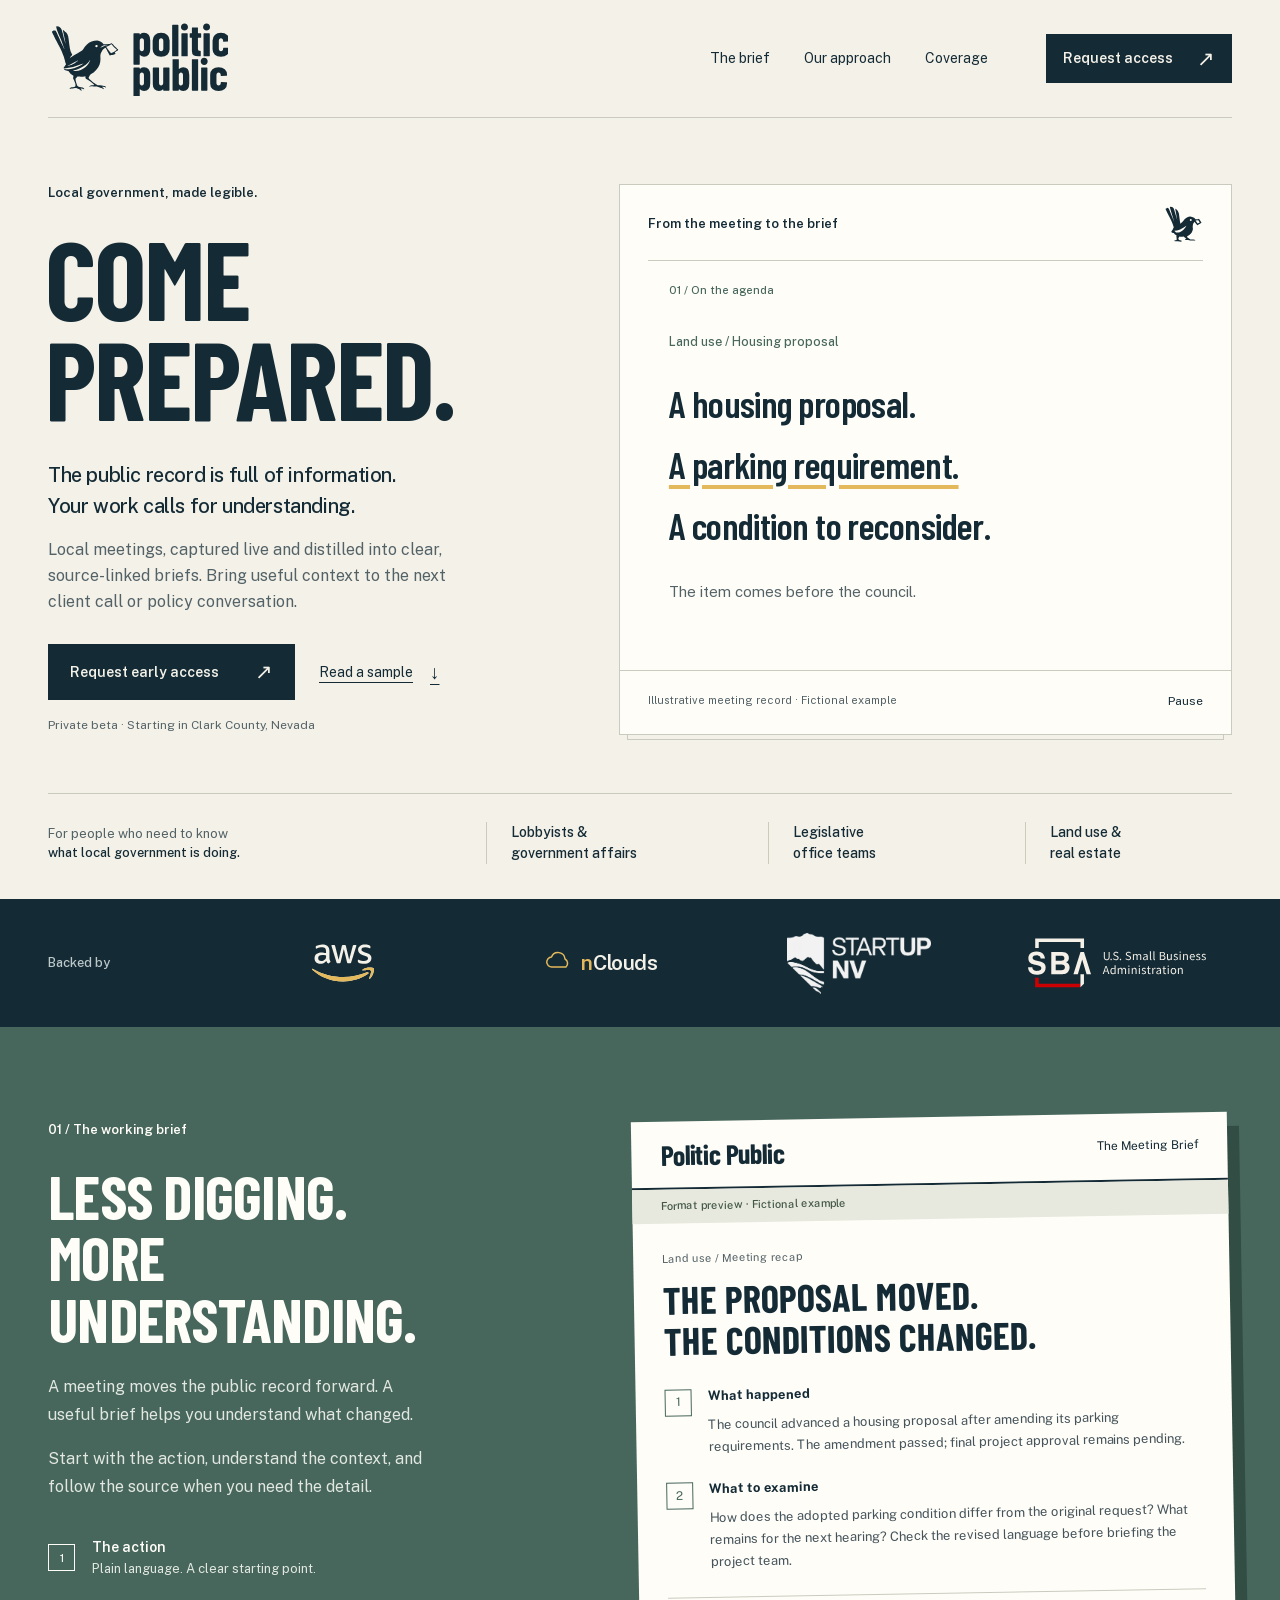
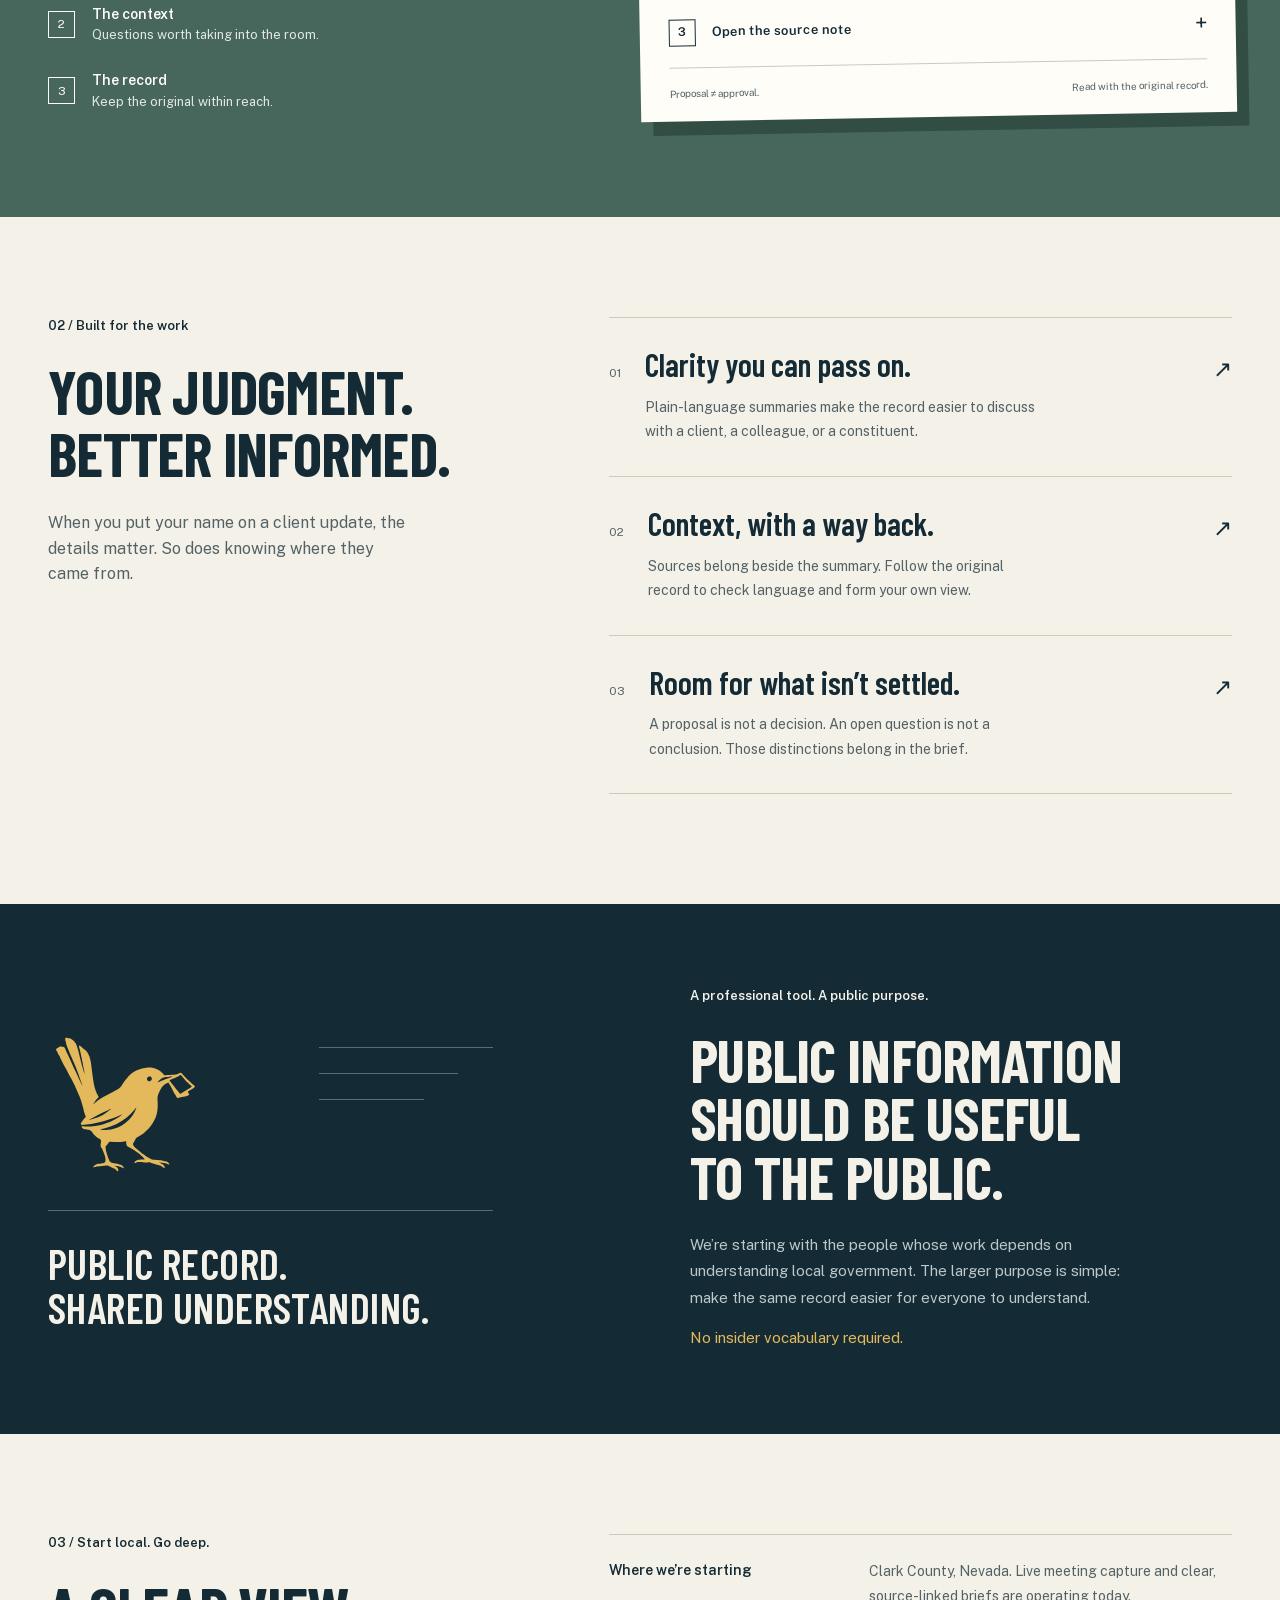
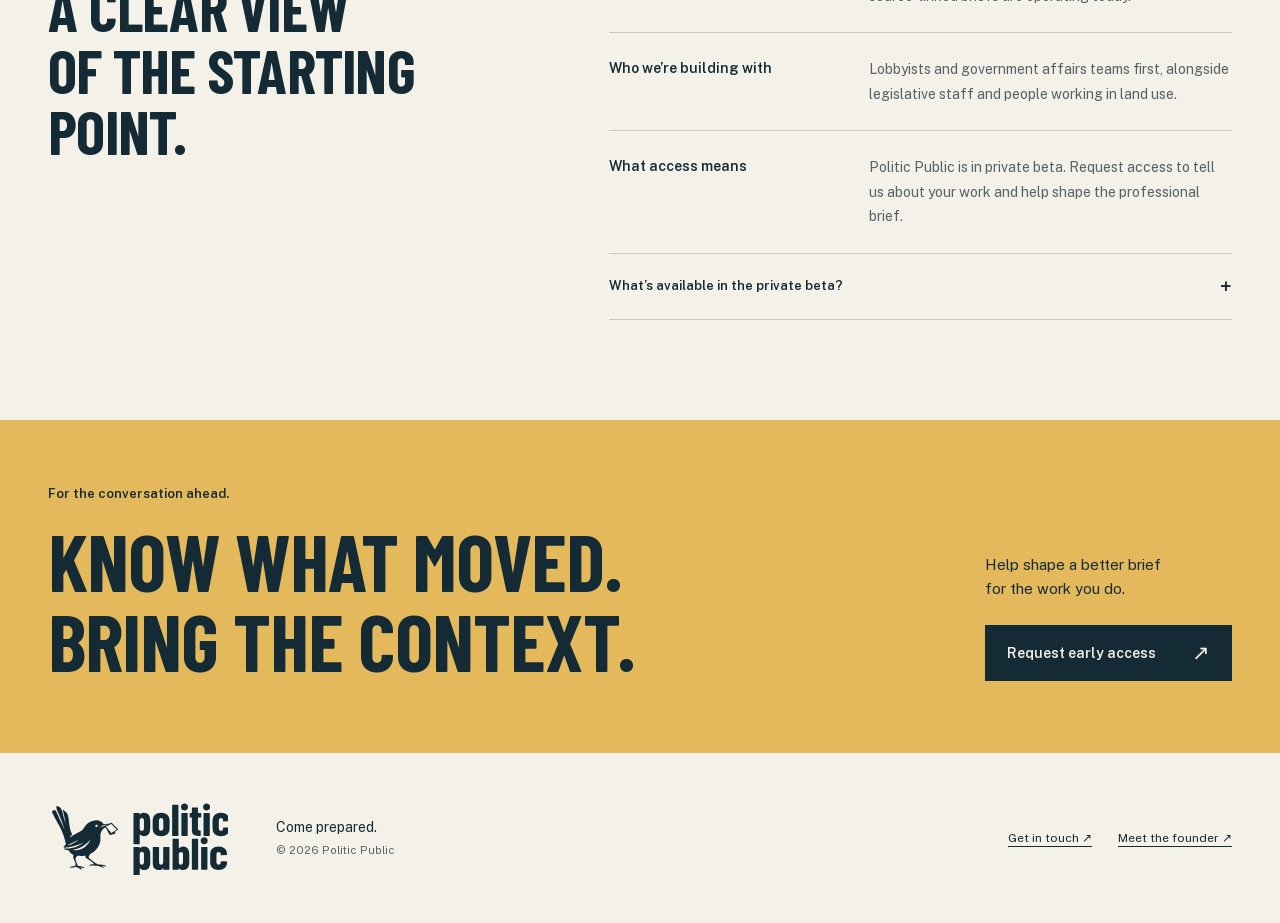
<file: index.html>
<!doctype html>
<html lang="en">
<head>
<meta charset="utf-8">
<meta name="viewport" content="width=device-width,initial-scale=1">
<meta name="theme-color" content="#142b36">
<title>Politic Public — Come prepared.</title>
<meta name="description" content="Local government, made legible. Clear, source-linked meeting briefs for lobbyists, government affairs teams, and the public. Explore the Politic Public private beta.">
<meta property="og:title" content="Politic Public — Come prepared.">
<meta property="og:description" content="Local government, made legible. Understand the proposal. Bring the context. Check the source.">
<meta property="og:type" content="website">
<meta property="og:image" content="https://politicpublic.com/assets/brand/social-card.png">
<meta name="twitter:card" content="summary_large_image">
<link rel="canonical" href="https://politicpublic.com/">
<link rel="icon" href="assets/brand/favicon-32.png" type="image/png" sizes="32x32">
<link rel="icon" href="assets/brand/favicon.ico" sizes="any">
<link rel="icon" href="assets/brand/favicon-16.png" type="image/png" sizes="16x16">
<link rel="icon" href="assets/brand/favicon.svg" type="image/svg+xml" sizes="any">
<link rel="apple-touch-icon" href="assets/brand/apple-touch-icon.png" sizes="180x180">
<link rel="preload" href="assets/fonts/barlow-condensed-latin-700.woff2" as="font" type="font/woff2" crossorigin>
<link rel="preload" href="assets/fonts/public-sans-latin-variable.woff2" as="font" type="font/woff2" crossorigin>
<link rel="stylesheet" href="assets/site.css">
<link rel="stylesheet" href="assets/montage.css">
<link rel="stylesheet" href="assets/record-motion.css">
<script src="assets/analytics.js" defer></script>
<script src="assets/record-motion.js" defer></script>
<script src="assets/site.js" defer></script>
</head>
<body>
<a class="skip-link" href="#main">Skip to content</a>
<header class="site-header wrap">
  <a class="brand" href="#" aria-label="Politic Public home"><img src="assets/brand/logo-ink.svg" width="180" height="74" alt="Politic Public"></a>
  <nav aria-label="Main navigation"><a href="#the-brief">The brief</a><a href="#our-approach">Our approach</a><a href="#coverage">Coverage</a></nav>
  <button class="button button-small" data-open-signup>Request access <span aria-hidden="true">↗</span></button>
</header>
<main id="main">
<section class="hero wrap" aria-labelledby="hero-title">
  <div class="hero-copy">
    <p class="eyebrow">Local government, made legible.</p>
    <h1 id="hero-title">Come<br><span>prepared.</span></h1>
    <p class="hero-description">The public record is full of information.<br class="desktop-break"> Your work calls for understanding.</p>
    <p class="hero-detail">Local meetings, captured live and distilled into clear, source-linked briefs. Bring useful context to the next client call or policy conversation.</p>
    <div class="hero-actions"><button class="button" data-open-signup>Request early access <span aria-hidden="true">↗</span></button><a class="text-link" href="#the-brief">Read a sample <span aria-hidden="true">↓</span></a></div>
    <p class="quiet-note">Private beta · Starting in Clark County, Nevada</p>
  </div>
  <figure class="chamber chamber-editorial" aria-label="Illustrative meeting record: a housing proposal leads to a parking amendment, a seven-to-two vote with one abstention, and a brief explaining that final project approval remains pending.">
    <div class="chamber-heading"><span>From the meeting to the brief</span><img src="assets/brand/mark-small.svg" width="39" height="39" alt=""></div>
    <div class="montage-frame"><div id="heroMontage" data-treatment="editorial" aria-hidden="true"></div><noscript><div class="motion-fallback">Parking condition amended.<br>Final project approval remains pending.</div></noscript></div>
    <figcaption><span>Illustrative meeting record<span class="caption-detail"> · Fictional example</span></span><button id="motion-toggle" type="button" aria-pressed="false"><span aria-hidden="true">Ⅱ</span> Pause</button></figcaption>
  </figure>
</section>
<div class="audience-strip wrap"><p>For people who need to know<br><strong>what local government is doing.</strong></p><span>Lobbyists &amp;<br>government affairs</span><span>Legislative<br>office teams</span><span>Land use &amp;<br>real estate</span></div>

<section class="backing-section" aria-label="Backed by">
  <div class="backing-inner wrap">
    <div class="backing-label">Backed by</div>
    <div class="backing-logos">
      <!-- AWS -->
      <a href="https://aws.amazon.com" class="backing-logo" target="_blank" rel="noopener noreferrer" aria-label="Amazon Web Services">
        <svg width="62" height="62" viewBox="0 0 24 24" fill="none" xmlns="http://www.w3.org/2000/svg" aria-hidden="true">
          <path d="M6.763 10.036c0 .296.032.535.088.71.064.176.144.368.256.576.04.063.056.127.056.183 0 .08-.048.16-.152.24l-.503.335a.383.383 0 0 1-.208.072c-.08 0-.16-.04-.239-.112a2.47 2.47 0 0 1-.287-.375 6.18 6.18 0 0 1-.248-.471c-.622.734-1.405 1.101-2.347 1.101-.67 0-1.205-.191-1.596-.574-.391-.384-.59-.894-.59-1.533 0-.678.239-1.23.726-1.644.487-.415 1.133-.623 1.955-.623.272 0 .551.024.846.064.296.04.6.104.918.176v-.583c0-.607-.127-1.03-.375-1.277-.255-.248-.686-.367-1.3-.367-.28 0-.568.031-.863.103-.295.072-.583.16-.862.272a2.287 2.287 0 0 1-.28.104.488.488 0 0 1-.127.023c-.112 0-.168-.08-.168-.247v-.391c0-.128.016-.224.056-.28a.597.597 0 0 1 .224-.167c.279-.144.614-.264 1.005-.36a4.84 4.84 0 0 1 1.246-.151c.95 0 1.644.216 2.091.647.439.43.662 1.085.662 1.963v2.586zm-3.24 1.214c.263 0 .534-.048.822-.144.287-.096.543-.271.758-.51.128-.152.224-.32.272-.512.047-.191.08-.423.08-.694v-.335a6.66 6.66 0 0 0-.735-.136 6.02 6.02 0 0 0-.75-.048c-.535 0-.926.104-1.19.32-.263.215-.39.518-.39.917 0 .375.095.655.295.846.191.2.47.296.838.296zm6.41.862c-.144 0-.24-.024-.304-.08-.064-.048-.12-.16-.168-.311L7.586 5.55a1.398 1.398 0 0 1-.072-.32c0-.128.064-.2.191-.2h.783c.151 0 .255.025.31.08.065.048.113.16.16.312l1.342 5.284 1.245-5.284c.04-.16.088-.264.151-.312a.549.549 0 0 1 .32-.08h.638c.152 0 .256.025.32.08.063.048.12.16.151.312l1.261 5.348 1.381-5.348c.048-.16.104-.264.16-.312a.52.52 0 0 1 .311-.08h.743c.127 0 .2.065.2.2 0 .04-.009.08-.017.128a1.137 1.137 0 0 1-.056.2l-1.923 6.17c-.048.16-.104.263-.168.311a.51.51 0 0 1-.303.08h-.687c-.151 0-.255-.024-.32-.08-.063-.056-.119-.16-.15-.32l-1.238-5.148-1.23 5.14c-.04.16-.087.264-.15.32-.065.056-.177.08-.32.08zm10.256.215c-.415 0-.83-.048-1.229-.143-.399-.096-.71-.2-.918-.32-.128-.071-.215-.151-.247-.223a.563.563 0 0 1-.048-.224v-.407c0-.167.064-.247.183-.247.048 0 .096.008.144.024.048.016.12.048.2.08.271.12.566.215.878.279.319.064.63.096.95.096.502 0 .894-.088 1.165-.264a.86.86 0 0 0 .415-.758.777.777 0 0 0-.215-.559c-.144-.151-.416-.287-.807-.415l-1.157-.36c-.583-.183-1.014-.454-1.277-.813a1.902 1.902 0 0 1-.4-1.158c0-.335.073-.63.216-.886.144-.255.335-.479.575-.654.24-.184.51-.32.83-.415.32-.096.655-.136 1.006-.136.175 0 .359.008.535.032.183.024.35.056.518.088.16.04.312.08.455.127.144.048.256.096.336.144a.69.69 0 0 1 .24.2.43.43 0 0 1 .071.263v.375c0 .168-.064.256-.184.256a.83.83 0 0 1-.303-.096 3.652 3.652 0 0 0-1.532-.311c-.455 0-.815.071-1.062.223-.248.152-.375.383-.375.71 0 .224.08.416.24.567.159.152.454.304.877.44l1.134.358c.574.184.99.44 1.237.767.247.327.367.702.367 1.117 0 .343-.072.655-.207.926-.144.272-.336.511-.583.703-.248.2-.543.343-.886.447-.36.111-.734.167-1.142.167zM21.698 16.207c-2.626 1.94-6.442 2.969-9.722 2.969-4.598 0-8.74-1.7-11.87-4.526-.247-.223-.024-.527.272-.351 3.384 1.963 7.559 3.153 11.877 3.153 2.914 0 6.114-.607 9.06-1.852.439-.2.814.287.383.607zM22.792 14.961c-.336-.43-2.22-.207-3.074-.103-.255.032-.295-.192-.063-.36 1.5-1.053 3.967-.75 4.254-.399.287.36-.08 2.826-1.485 4.007-.215.184-.423.088-.327-.151.32-.79 1.03-2.57.695-2.994z" fill="var(--paper)"/>
          <path d="M21.698 16.207c-2.626 1.94-6.442 2.969-9.722 2.969-4.598 0-8.74-1.7-11.87-4.526-.247-.223-.024-.527.272-.351 3.384 1.963 7.559 3.153 11.877 3.153 2.914 0 6.114-.607 9.06-1.852.439-.2.814.287.383.607zM22.792 14.961c-.336-.43-2.22-.207-3.074-.103-.255.032-.295-.192-.063-.36 1.5-1.053 3.967-.75 4.254-.399.287.36-.08 2.826-1.485 4.007-.215.184-.423.088-.327-.151.32-.79 1.03-2.57.695-2.994z" fill="var(--ochre)"/>
        </svg>
      </a>
      <!-- nClouds -->
      <a href="https://www.nclouds.com" class="backing-logo" target="_blank" rel="noopener noreferrer" aria-label="nClouds">
        <svg width="28" height="28" viewBox="0 0 28 28" aria-hidden="true" fill="none" xmlns="http://www.w3.org/2000/svg">
          <path d="M22 18H8a5 5 0 0 1-.5-10A7 7 0 0 1 21 10a5 5 0 0 1 1 8z" stroke="var(--ochre)" stroke-width="1.5" fill="none" stroke-linecap="round" stroke-linejoin="round"/>
        </svg>
        <span class="backing-logo-name"><span>n</span>Clouds</span>
      </a>
      <!-- StartupNV -->
      <a href="https://startupnv.org" class="backing-logo" target="_blank" rel="noopener noreferrer" aria-label="StartupNV">
        <img src="assets/supporters/startupnv.png" alt="StartupNV" width="144" height="61">
      </a>
      <!-- SBA.gov -->
      <a href="https://www.sba.gov" class="backing-logo backing-logo--sba" target="_blank" rel="noopener noreferrer" aria-label="U.S. Small Business Administration">
        <img src="assets/supporters/sba-logo.svg" alt="U.S. Small Business Administration" width="204" height="68">
      </a>
    </div>
  </div>
</section>

<section class="brief-section" id="the-brief" aria-labelledby="brief-title">
<div class="wrap brief-layout">
  <div class="brief-intro"><p class="eyebrow">01 / The working brief</p><h2 id="brief-title">Less digging.<br>More understanding.</h2><p>A meeting moves the public record forward. A useful brief helps you understand what changed.</p><p>Start with the action, understand the context, and follow the source when you need the detail.</p>
    <div class="reading-key"><span class="key-number">1</span><p><strong>The action</strong><br>Plain language. A clear starting point.</p></div>
    <div class="reading-key"><span class="key-number">2</span><p><strong>The context</strong><br>Questions worth taking into the room.</p></div>
    <div class="reading-key"><span class="key-number">3</span><p><strong>The record</strong><br>Keep the original within reach.</p></div>
  </div>
  <article class="sample-brief" aria-label="Illustrative meeting brief">
    <header class="brief-masthead"><span>Politic Public</span><span>The Meeting Brief</span></header>
    <div class="sample-disclosure">Format preview · Fictional example</div>
    <div class="brief-document">
      <p class="document-meta">Land use / Meeting recap</p>
      <h3>The proposal moved.<br>The conditions changed.</h3>
      <div class="document-row"><span class="key-number">1</span><div><h4>What happened</h4><p>The council advanced a housing proposal after amending its parking requirements. The amendment passed; final project approval remains pending.</p></div></div>
      <div class="document-row"><span class="key-number">2</span><div><h4>What to examine</h4><p>How does the adopted parking condition differ from the original request? What remains for the next hearing? Check the revised language before briefing the project team.</p></div></div>
      <details class="source-note"><summary><span class="key-number">3</span><span>Open the source note</span><span class="expand-symbol" aria-hidden="true">+</span></summary><div><p>This example demonstrates the reading format. It does not describe a real application, meeting, or government action.</p><p>A published brief should identify its meeting, agenda item, and original source. Explore Clark County’s official records below.</p><a href="https://clark.legistar.com/Calendar.aspx" target="_blank" rel="noopener noreferrer">Clark County meeting records <span aria-hidden="true">↗</span></a></div></details>
      <footer class="document-footer"><span>Proposal ≠ approval.</span><span>Read with the original record.</span></footer>
    </div>
  </article>
</div>
</section>

<section class="approach-section wrap" id="our-approach" aria-labelledby="approach-title">
  <div class="section-heading"><p class="eyebrow">02 / Built for the work</p><h2 id="approach-title">Your judgment.<br>Better informed.</h2><p>When you put your name on a client update, the details matter. So does knowing where they came from.</p></div>
  <div class="principles">
    <article><span class="principle-index">01</span><div><h3>Clarity you can pass on.</h3><p>Plain-language summaries make the record easier to discuss with a client, a colleague, or a constituent.</p></div><span class="principle-mark" aria-hidden="true">↗</span></article>
    <article><span class="principle-index">02</span><div><h3>Context, with a way back.</h3><p>Sources belong beside the summary. Follow the original record to check language and form your own view.</p></div><span class="principle-mark" aria-hidden="true">↗</span></article>
    <article><span class="principle-index">03</span><div><h3>Room for what isn’t settled.</h3><p>A proposal is not a decision. An open question is not a conclusion. Those distinctions belong in the brief.</p></div><span class="principle-mark" aria-hidden="true">↗</span></article>
  </div>
</section>

<section class="public-section" aria-labelledby="public-title"><div class="wrap public-layout"><div class="public-graphic" aria-hidden="true"><img src="assets/brand/mark-gold.svg" alt="" width="185" height="185"><div class="record-lines"><span></span><span></span><span></span></div><p>PUBLIC RECORD.<br>SHARED UNDERSTANDING.</p></div><div><p class="eyebrow">A professional tool. A public purpose.</p><h2 id="public-title">Public information<br>should be useful<br>to the public.</h2><p>We’re starting with the people whose work depends on understanding local government. The larger purpose is simple: make the same record easier for everyone to understand.</p><p>No insider vocabulary required.</p></div></div></section>

<section class="coverage-section wrap" id="coverage" aria-labelledby="coverage-title"><div><p class="eyebrow">03 / Start local. Go deep.</p><h2 id="coverage-title">A clear view<br>of the starting point.</h2></div><div class="coverage-content"><div class="coverage-row"><h3>Where we’re starting</h3><p>Clark County, Nevada. Live meeting capture and clear, source-linked briefs are operating today.</p></div><div class="coverage-row"><h3>Who we’re building with</h3><p>Lobbyists and government affairs teams first, alongside legislative staff and people working in land use.</p></div><div class="coverage-row"><h3>What access means</h3><p>Politic Public is in private beta. Request access to tell us about your work and help shape the professional brief.</p></div><details class="coverage-faq"><summary>What’s available in the private beta?<span aria-hidden="true">+</span></summary><p>Live meeting capture and briefs are available. Request access to confirm which bodies and meetings we cover and how briefs fit your workflow. The animation above uses sample data; it is not a live feed.</p></details></div></section>

<section class="closing-section"><div class="wrap closing-inner"><p class="eyebrow">For the conversation ahead.</p><h2>Know what moved.<br>Bring the context.</h2><div><p>Help shape a better brief<br>for the work you do.</p><button class="button" data-open-signup>Request early access <span aria-hidden="true">↗</span></button></div></div></section>
</main>
<footer class="site-footer wrap"><a class="brand" href="#" aria-label="Politic Public home"><img src="assets/brand/logo-ink.svg" width="180" height="74" alt="Politic Public"></a><p>Come prepared.<br><span>© 2026 Politic Public</span></p><div><a href="mailto:carloscodesnice@gmail.com">Get in touch ↗</a><a href="https://www.linkedin.com/in/carlosdesantiago" target="_blank" rel="noopener noreferrer">Meet the founder ↗</a></div></footer>

<dialog id="signup-dialog" aria-labelledby="signup-title" aria-describedby="signup-description">
  <button class="dialog-close" aria-label="Close request form">×</button>
  <div id="signup-content"><p class="eyebrow">Politic Public / Private beta</p><h2 id="signup-title">Come in early.</h2><p id="signup-description">Tell us about your work. We’ll be in touch about early access.</p>
  <form id="signup-form">
    <div class="form-two"><label>Full name <span>(optional)</span><input name="name" autocomplete="name" maxlength="200"></label><label>Work email<input name="email" type="email" autocomplete="email" required maxlength="254"></label></div>
    <div class="form-two"><label>Organization <span>(optional)</span><input name="company" autocomplete="organization" maxlength="200"></label><label>Your role<select name="role"><option value="">Choose a role</option><option value="lobbyist">Lobbyist</option><option value="government_affairs">Government affairs</option><option value="legislative_aide">Legislative staff</option><option value="attorney">Attorney</option><option value="planner">Land use / real estate</option><option value="other">Other / resident</option></select></label></div>
    <fieldset><legend>What do you follow? <span>(optional)</span></legend><div class="topic-options">
      <label><input type="checkbox" name="topics" value="residential-zoning">Residential zoning</label><label><input type="checkbox" name="topics" value="commercial-real-estate">Commercial real estate</label><label><input type="checkbox" name="topics" value="budget-taxes">Budget &amp; taxes</label><label><input type="checkbox" name="topics" value="housing-homelessness">Housing &amp; homelessness</label><label><input type="checkbox" name="topics" value="infrastructure-roads">Infrastructure &amp; roads</label><label><input type="checkbox" name="topics" value="licensing-business">Licensing &amp; business</label><label><input type="checkbox" name="topics" value="public-safety">Public safety</label><label><input type="checkbox" name="topics" value="parks">Parks &amp; recreation</label><label><input type="checkbox" name="topics" value="courts-justice">Courts &amp; justice</label><label><input type="checkbox" name="topics" value="animal-welfare">Animal welfare</label>
    </div></fieldset>
    <label class="zip-field">ZIP code <span>(optional)</span><input name="zip" autocomplete="postal-code" inputmode="numeric" pattern="[0-9]{5}" maxlength="5" title="Enter a five-digit ZIP code"></label>
    <div class="honeypot" aria-hidden="true"><label>Website<input name="website" tabindex="-1" autocomplete="off"></label></div>
    <p class="form-note">Your details help us follow up about Politic Public and the topics you select.</p><p id="form-error" class="form-error" role="alert"></p>
    <button class="button" id="signup-submit" type="submit">Send request <span aria-hidden="true">↗</span></button>
  </form></div>
  <div id="signup-success" hidden><p class="eyebrow">Request received</p><h2 tabindex="-1">You’re on the list.</h2><p>Thank you for telling us about your work. We’ll be in touch about early access.</p><button class="button" data-close-signup>Back to the page <span aria-hidden="true">↗</span></button></div>
</dialog>
</body>
</html>
</file>
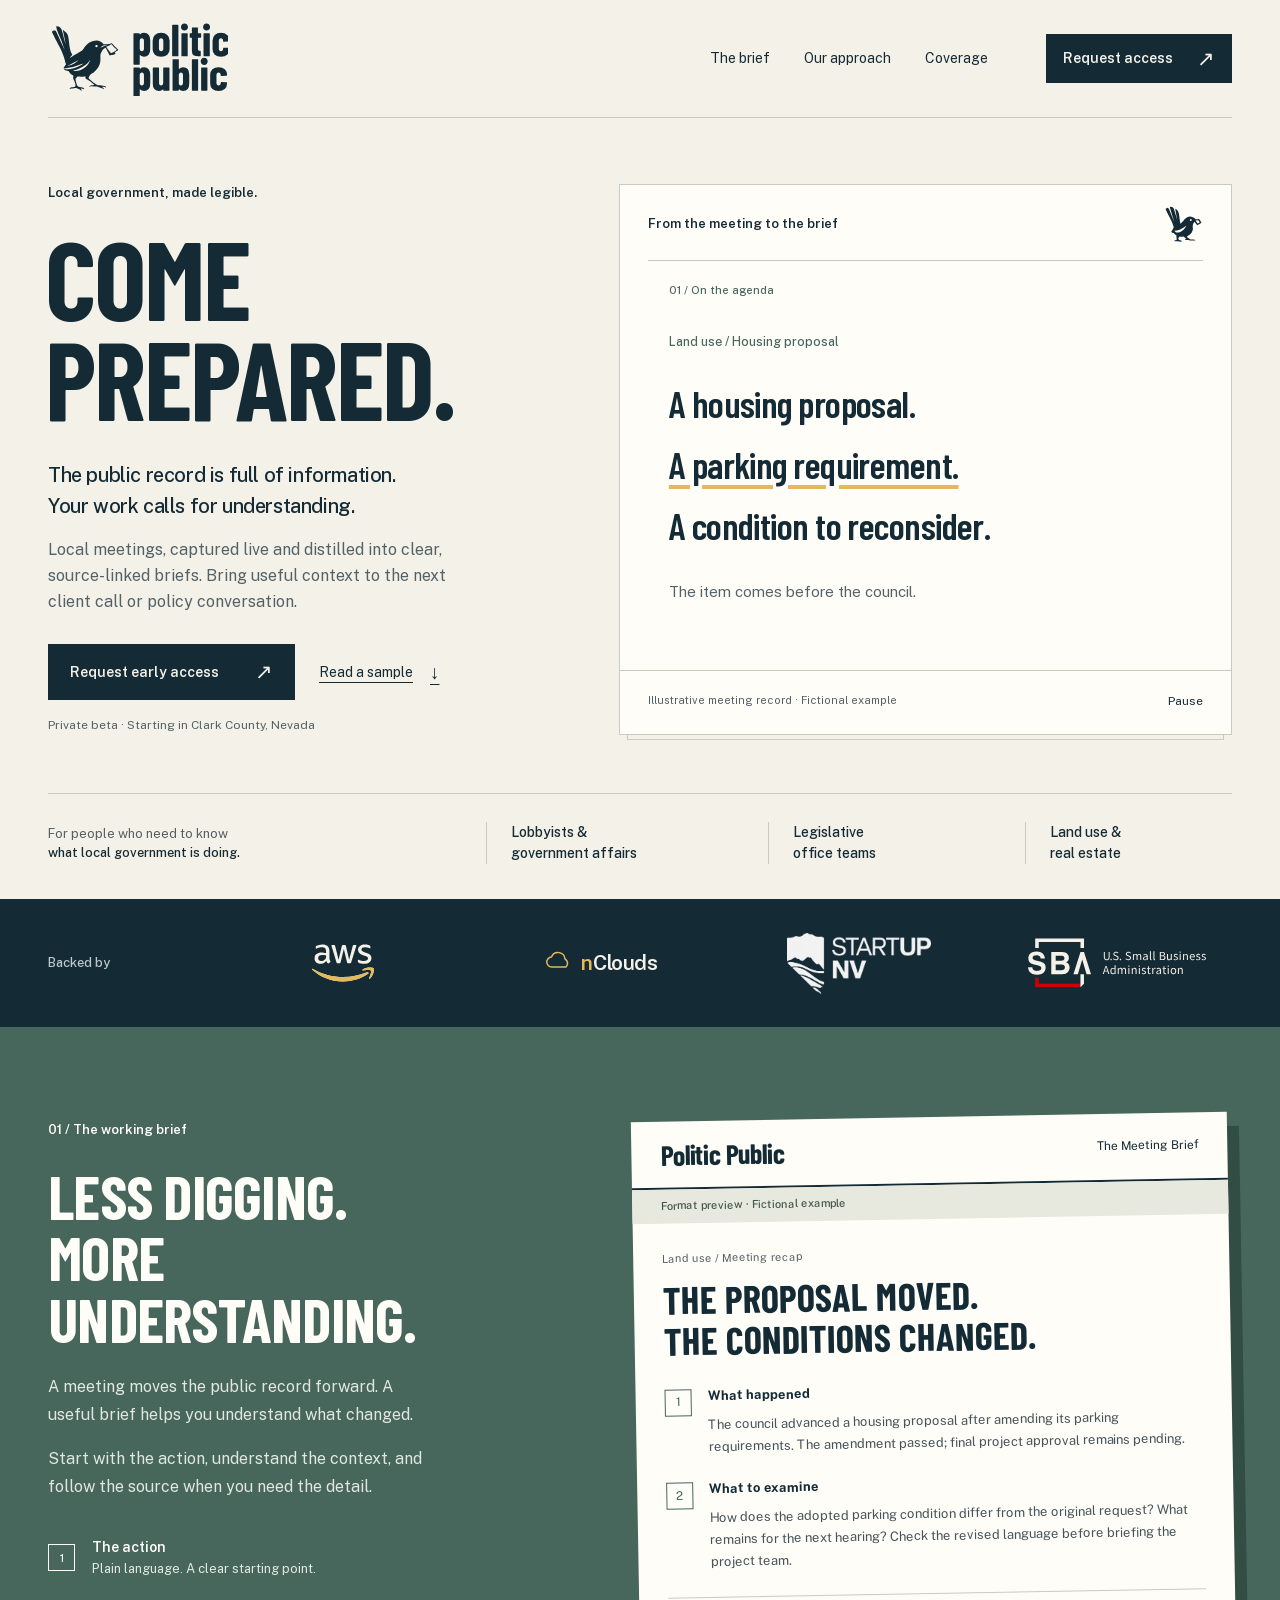
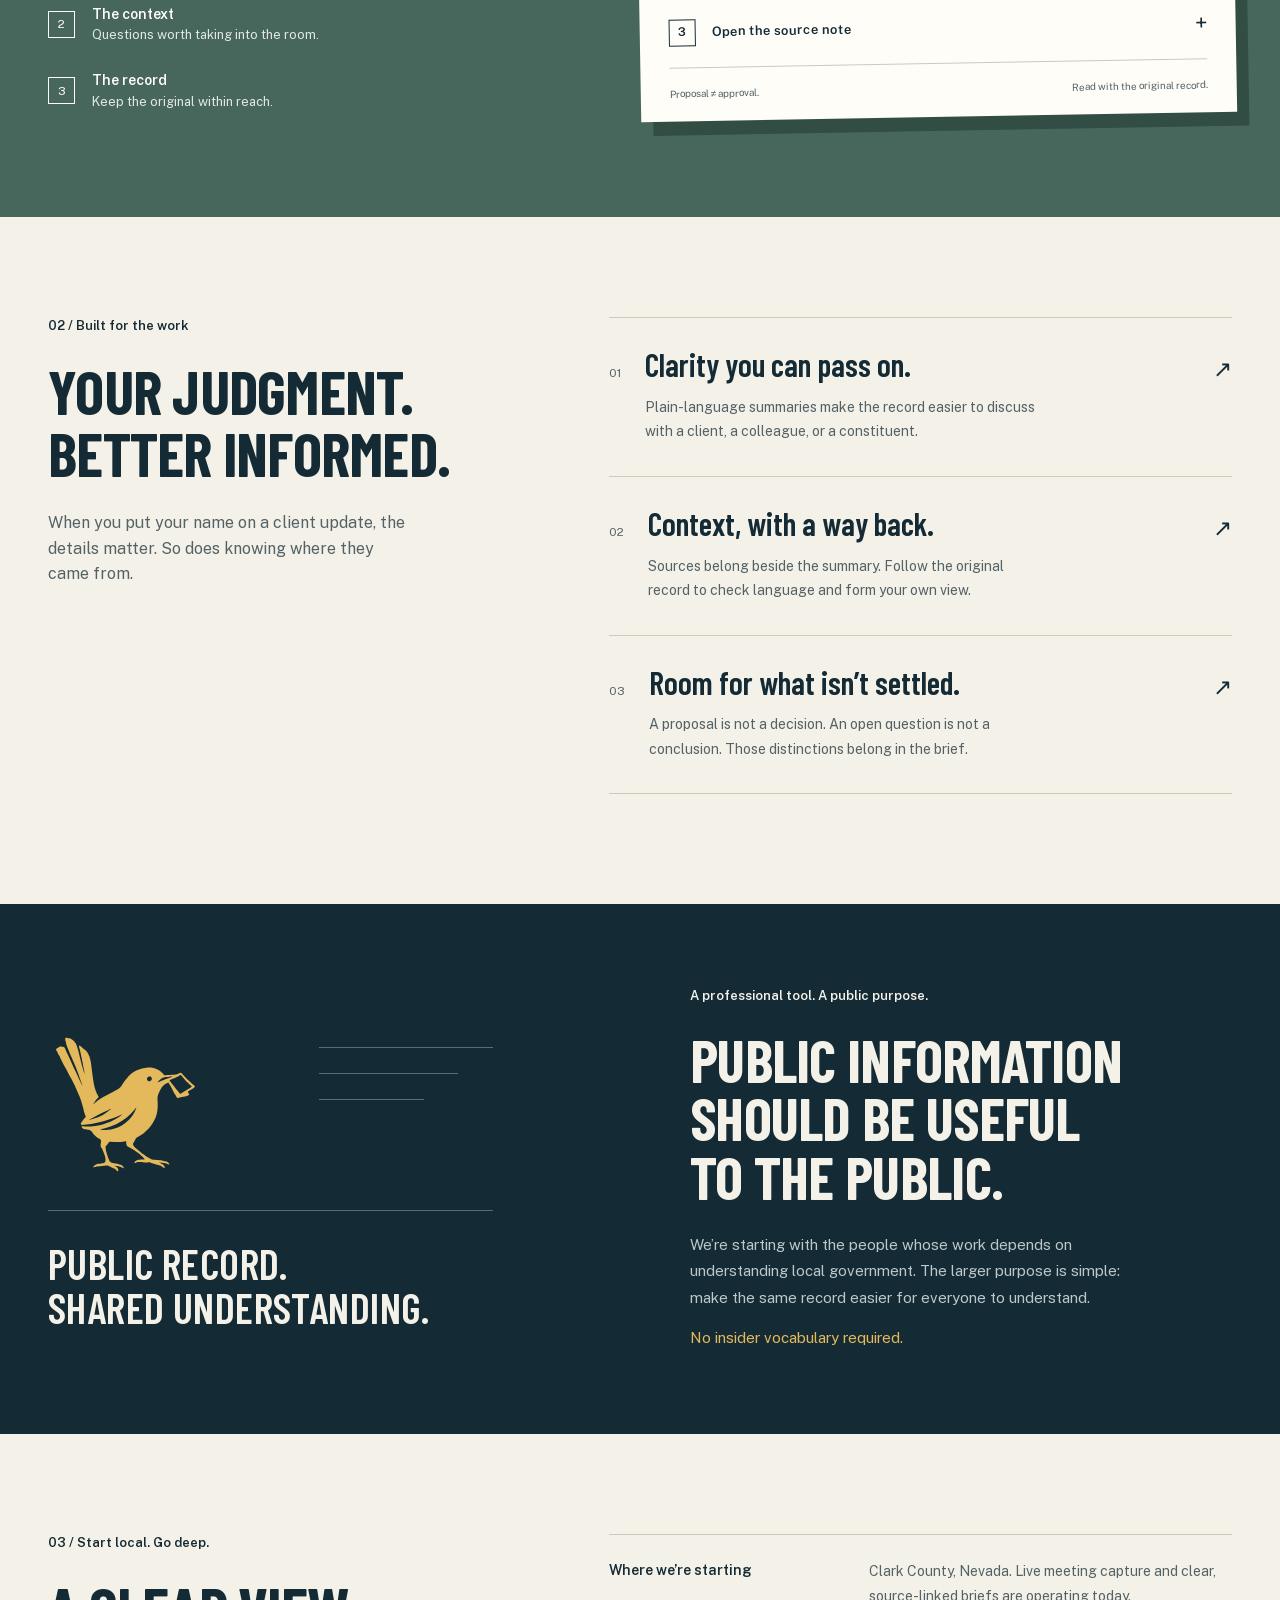
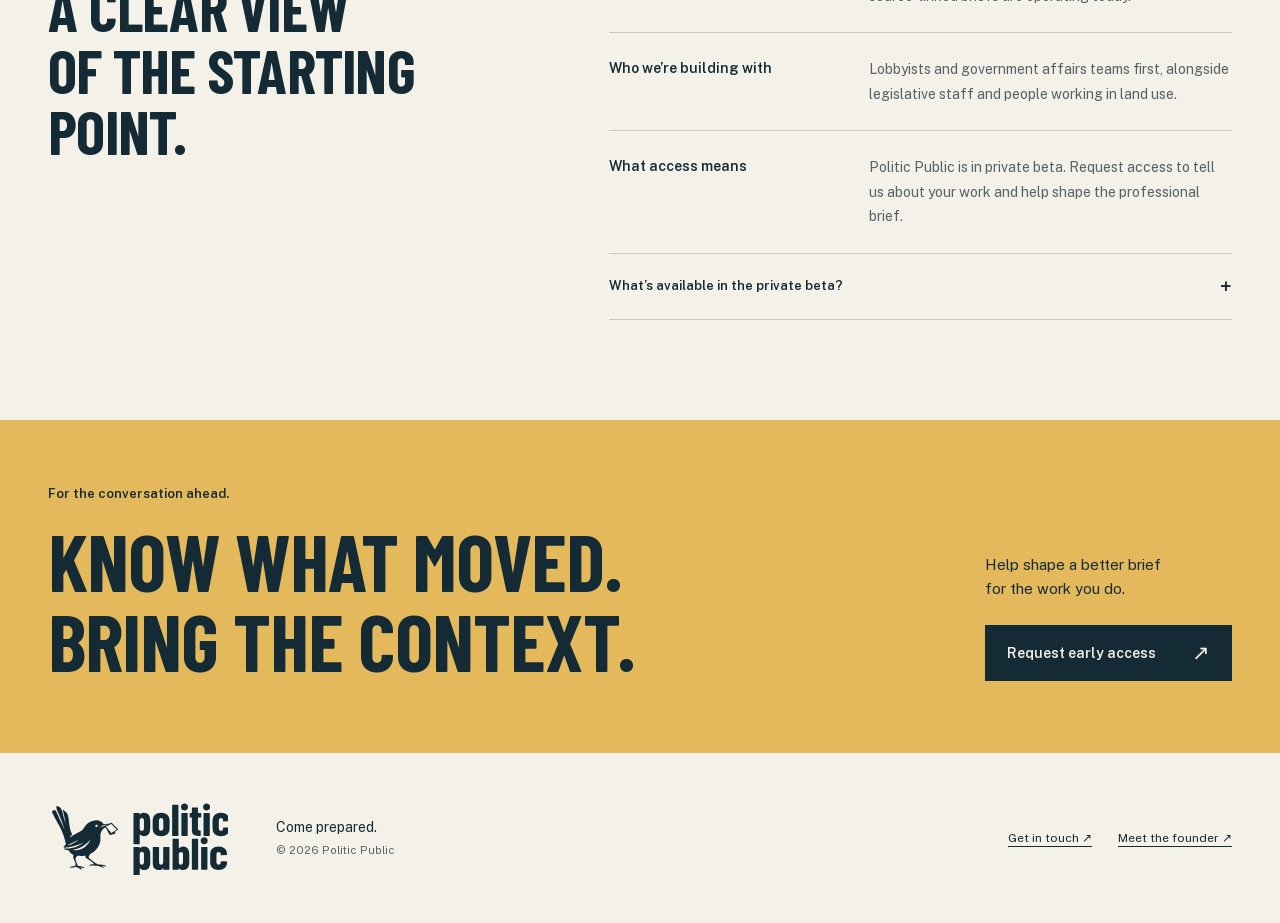
<file: motion-preview.html>
<!doctype html>
<html lang="en"><head><meta charset="utf-8"><meta name="viewport" content="width=device-width,initial-scale=1"><meta name="robots" content="noindex"><title>Politic Public — Come prepared.</title>
<script>location.replace('index.html'+location.search+location.hash);</script>
</head><body><p>The selected motion treatment is now on the <a href="index.html">main landing page</a>.</p></body></html>
</file>
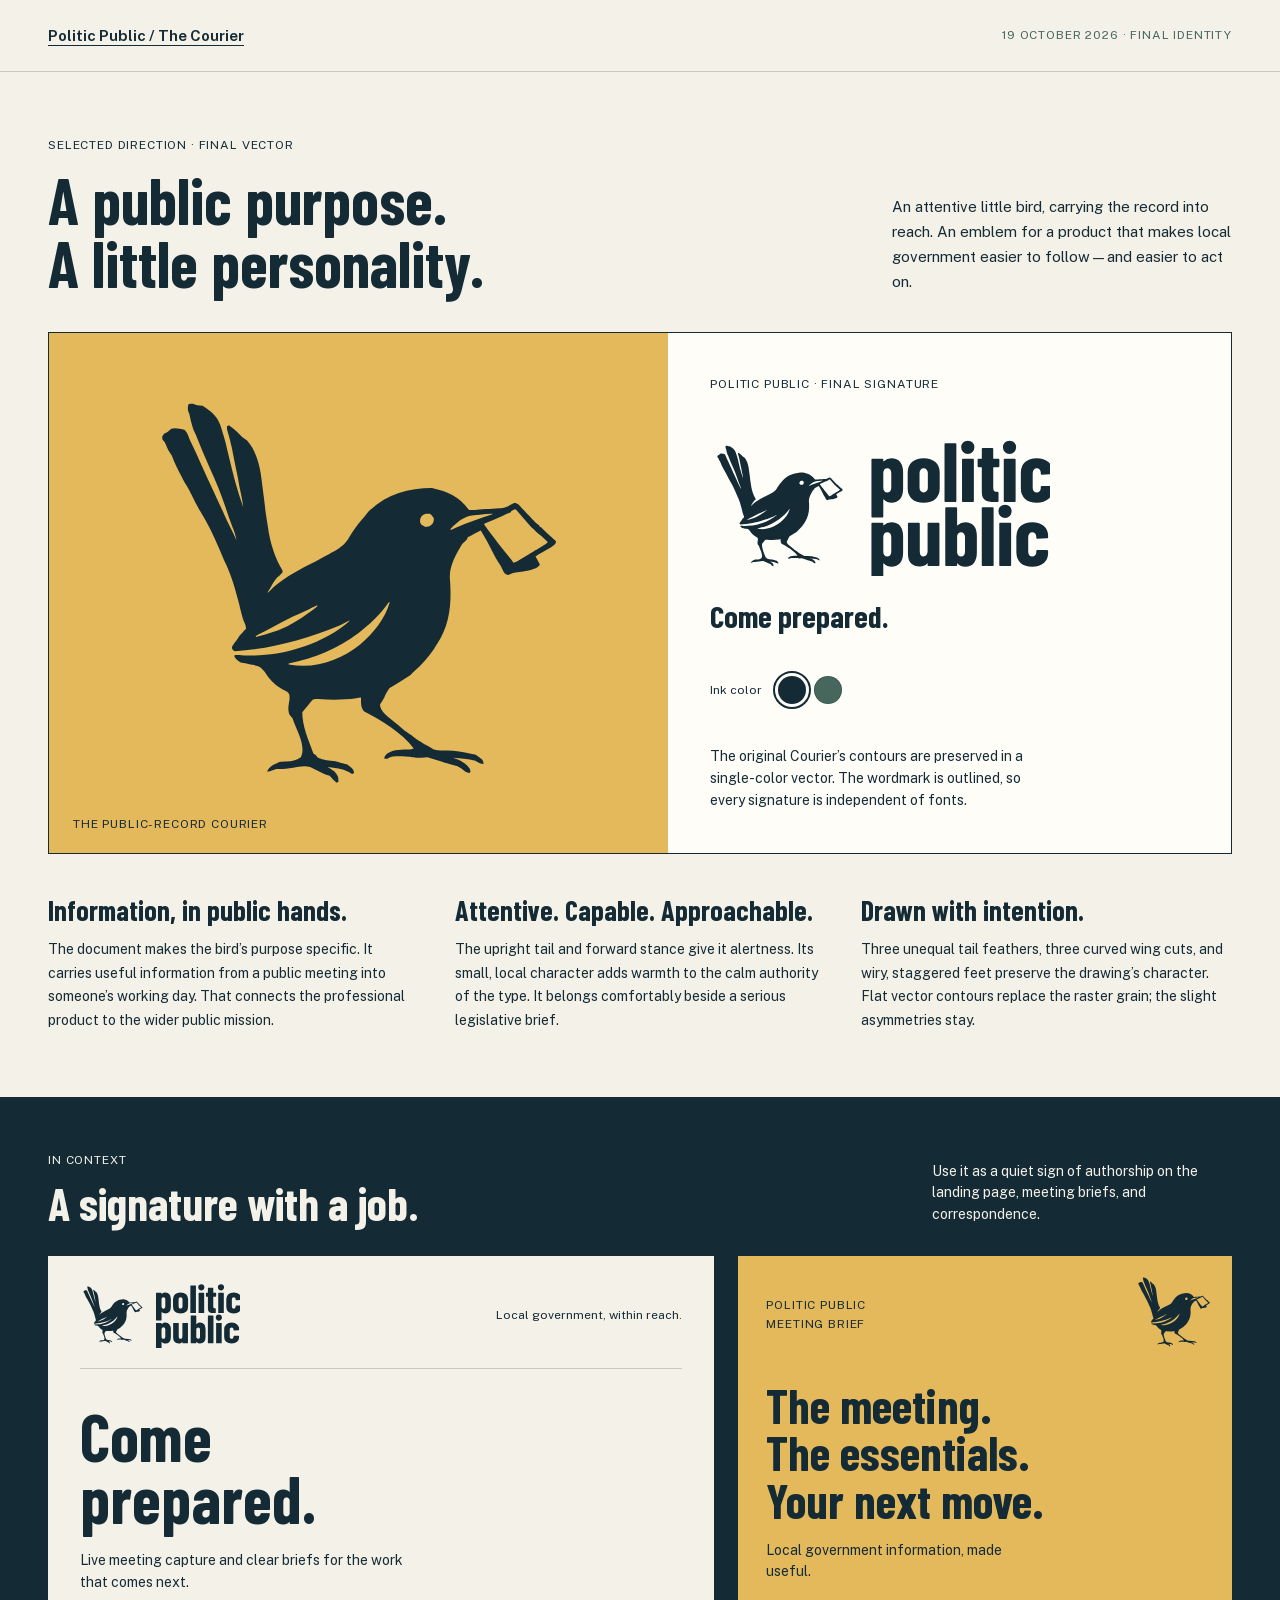
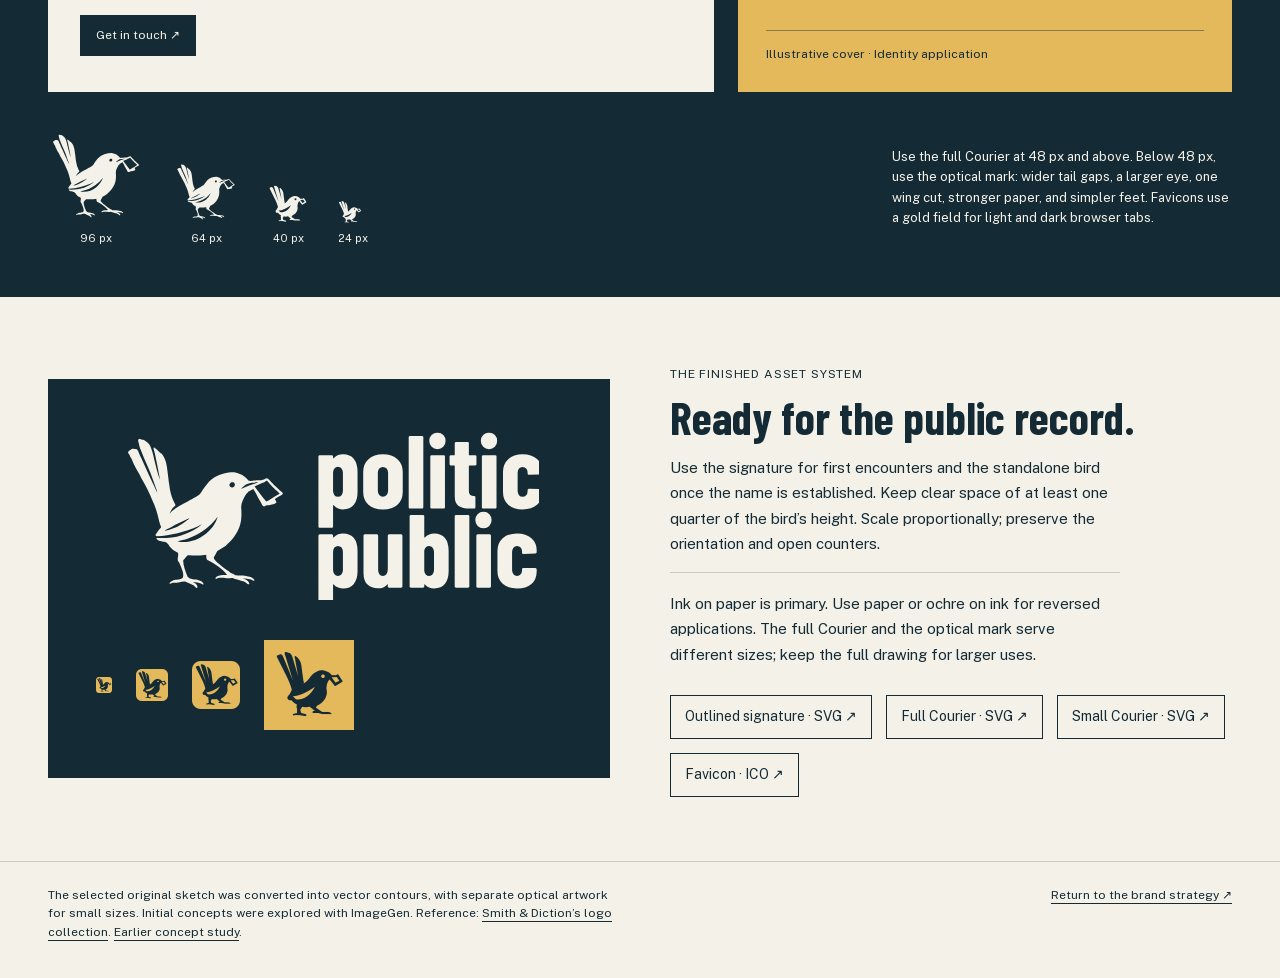
<file: brand/courier.html>
<!doctype html>
<html lang="en">
<head>
<meta charset="utf-8"><meta name="viewport" content="width=device-width,initial-scale=1">
<title>The Courier — Final Politic Public identity</title>
<style>
@font-face{font-family:Public;src:url('../assets/fonts/public-sans-latin-variable.woff2')}@font-face{font-family:Barlow;src:url('../assets/fonts/barlow-condensed-latin-700.woff2');font-weight:700}
:root{--ink:#142b36;--paper:#f4f1e8;--white:#fffdf8;--gold:#e4b95b;--green:#47675d;--rule:#c9cbbf}*{box-sizing:border-box}html{scroll-behavior:smooth}body{margin:0;background:var(--paper);color:var(--ink);font:16px/1.55 Public,Arial,sans-serif}a{color:inherit;text-underline-offset:4px}button{font:inherit;color:inherit;cursor:pointer}header{max-width:1440px;margin:auto;padding:24px 48px;display:flex;align-items:center;justify-content:space-between;border-bottom:1px solid var(--rule);gap:20px}.masthead{font-weight:650;font-size:15px}.meta,.eyebrow,.caption{font-size:12px;letter-spacing:.07em;text-transform:uppercase}.meta{color:var(--green)}main{max-width:1440px;margin:auto}.intro{padding:60px 48px 38px;display:flex;justify-content:space-between;align-items:end;gap:40px}.intro h1{font:700 clamp(42px,5vw,70px)/.98 Barlow,sans-serif;margin:12px 0 0;max-width:700px}.intro p{max-width:340px;margin:0;font-size:15px;line-height:1.65}.hero-board{margin:0 48px;display:grid;grid-template-columns:1.1fr 1fr;min-height:480px;border:1px solid var(--ink)}.symbol-panel{background:var(--gold);display:flex;align-items:center;justify-content:center;position:relative;min-height:460px;padding:40px}.symbol-panel>.caption{position:absolute;left:24px;bottom:20px}.courier{display:block;width:100%;height:100%;object-fit:contain}.bird{display:block;flex:none;width:120px;height:120px;background:currentColor;mask:url('[data-uri]') center/contain no-repeat;-webkit-mask:url('[data-uri]') center/contain no-repeat}.symbol-panel .courier{max-width:440px;max-height:440px}.identity-panel{background:var(--white);padding:42px;display:flex;flex-direction:column;justify-content:space-between;gap:36px}.lockup{display:flex;align-items:center;gap:10px}.wordmark{font:700 94px/.77 Barlow,sans-serif;letter-spacing:-.035em}.wordmark span{display:block}.lockup .bird{width:150px;height:150px;margin-left:-17px}.signature{width:100%;height:auto}.identity-panel .signature{max-width:340px}.mock-nav .signature{width:160px}.tagline{font:700 31px/1.1 Barlow,sans-serif;margin:23px 0 0}.swatches{display:flex;align-items:center;gap:8px;flex-wrap:wrap}.swatches span{font-size:12px;margin-right:8px}.swatches button{width:28px;height:28px;border:1px solid #142b3640;border-radius:50%;background:var(--color)}.swatches button[aria-pressed=true]{outline:2px solid var(--ink);outline-offset:3px}.identity-panel p{font-size:14px;max-width:340px;margin:0}.identity-panel .tagline{font:700 31px/1.1 Barlow,sans-serif;margin:23px 0 0}.rationale{padding:42px 48px 64px;display:grid;grid-template-columns:1fr 1fr 1fr;gap:36px}.rationale h2{font:700 28px/1.05 Barlow,sans-serif;margin:0 0 12px}.rationale p{font-size:14px;margin:0;line-height:1.7}.applications{background:var(--ink);color:var(--paper);padding:50px 48px}.section-heading{display:flex;justify-content:space-between;align-items:end;margin-bottom:30px;gap:24px}.section-heading h2,.alternative h2{font:700 46px/1 Barlow,sans-serif;margin:8px 0 0}.section-heading p{font-size:14px;max-width:300px;margin:0}.applications-grid{display:grid;grid-template-columns:1.35fr 1fr;gap:24px}.mock-page{background:var(--paper);color:var(--ink);padding:26px 32px 36px}.mock-nav{display:flex;align-items:center;justify-content:space-between;border-bottom:1px solid var(--rule);padding-bottom:20px;gap:16px}.mock-nav .bird{width:64px;height:64px;margin-left:-8px}.mock-nav .wordmark{font-size:39px}.mock-nav .lockup{gap:3px}.mock-nav>span{font-size:12px}.mock-page h3{font:700 66px/.95 Barlow,sans-serif;margin:36px 0 20px;max-width:340px}.mock-page>p{font-size:14px;max-width:350px}.mock-cta{display:inline-block;margin-top:8px;padding:11px 16px;background:var(--ink);color:var(--paper);font-size:12px}.mock-note{padding:28px;background:var(--gold);color:var(--ink);display:flex;flex-direction:column;justify-content:space-between;min-height:360px}.note-top{display:flex;justify-content:space-between;gap:16px;align-items:center}.note-top .bird{width:80px;height:80px;margin:-12px -10px -6px 0}.mock-note h3{font:700 48px/.98 Barlow,sans-serif;margin:24px 0 16px}.mock-note p{font-size:14px;margin:0;max-width:280px}.note-bottom{font-size:12px;border-top:1px solid #142b3670;margin-top:35px;padding-top:14px}.size-row{margin-top:36px;display:flex;align-items:center;justify-content:space-between;gap:30px}.size-row p{font-size:13px;max-width:340px;margin:0}.sizes{display:flex;align-items:end;gap:30px}.size{text-align:center}.size span{font-size:11px;display:block;margin-top:6px}.alternative{padding:64px 48px;display:grid;grid-template-columns:1fr 1fr;gap:60px;align-items:center}.alternative img{display:block;width:100%;max-width:420px;mix-blend-mode:multiply;margin:auto}.alternative p{font-size:15px;line-height:1.7;max-width:450px}.alternative .verdict{border-top:1px solid var(--rule);padding-top:18px}.download{display:flex;gap:14px;flex-wrap:wrap;margin-top:28px;font-size:14px}.download a{padding:10px 14px;border:1px solid var(--ink);text-decoration:none}footer{border-top:1px solid var(--rule);padding:24px 48px 36px;font-size:12px;display:flex;gap:40px;justify-content:space-between}footer p{max-width:580px;margin:0}a:focus-visible,button:focus-visible{outline:3px solid var(--green);outline-offset:5px}
@media(max-width:900px){.hero-board{grid-template-columns:1fr 1fr}.identity-panel{padding:28px}.wordmark{font-size:75px}.lockup .bird{width:110px;height:110px}.intro{align-items:start;flex-direction:column;gap:24px}.intro p{max-width:620px}.symbol-panel{min-height:360px;padding:20px}.applications-grid{grid-template-columns:1fr 1fr}.mock-page{padding:20px}.mock-page h3{font-size:54px}.mock-nav>span{display:none}.mock-note{padding:24px}.size-row{align-items:start;flex-direction:column}}
@media(max-width:640px){header{padding:18px 22px}.meta{font-size:10px;text-align:right}.intro{padding:38px 22px 28px}.hero-board{margin:0 22px;grid-template-columns:1fr}.symbol-panel{min-height:340px}.symbol-panel .courier{max-width:300px}.identity-panel{padding:32px;min-height:330px}.identity-panel .lockup{align-self:center}.rationale{padding:36px 22px 44px;grid-template-columns:1fr;gap:28px}.applications{padding:36px 22px}.section-heading{display:block}.section-heading p{margin-top:16px}.applications-grid{grid-template-columns:1fr}.mock-page h3{font-size:60px}.size-row{gap:24px}.sizes{gap:20px}.alternative{padding:38px 22px;grid-template-columns:1fr;gap:24px}.alternative img{max-width:300px}.alternative h2{font-size:40px}footer{padding:22px;flex-direction:column;gap:16px}}
@media(prefers-reduced-motion:reduce){html{scroll-behavior:auto}}
</style>
<link rel="icon" href="../assets/brand/favicon.svg" type="image/svg+xml">
</head>
<body>
<header><a class="masthead" href="strategy.html">Politic Public / The Courier</a><span class="meta">19 October 2026 · Final identity</span></header>
<main>
<section class="intro"><div><span class="eyebrow">Selected direction · Final vector</span><h1>A public purpose.<br>A little personality.</h1></div><p>An attentive little bird, carrying the record into reach. An emblem for a product that makes local government easier to follow—and easier to act on.</p></section>
<section class="hero-board" aria-label="Final courier logo and wordmark">
<div class="symbol-panel"><img class="courier" src="../assets/brand/mark.svg" alt="The original Courier, with three uneven tail feathers, three curved wing cuts, staggered feet and an outlined paper in its beak"><span class="caption">The public-record courier</span></div>
<div class="identity-panel"><span class="eyebrow">Politic Public · Final signature</span><div><div class="lockup"><img class="signature" src="../assets/brand/logo-ink.svg" width="340" height="140" alt="Politic Public"></div><p class="tagline">Come prepared.</p></div><div class="swatches" aria-label="Preview logo color"><span>Ink color</span><button style="--color:#142b36" data-color="#142b36" aria-label="Midnight ink" aria-pressed="true"></button><button style="--color:#47675d" data-color="#47675d" aria-label="Civic green" aria-pressed="false"></button></div><p>The original Courier’s contours are preserved in a single-color vector. The wordmark is outlined, so every signature is independent of fonts.</p></div>
</section>
<section class="rationale" aria-label="Meaning and design decisions"><article><h2>Information, in public hands.</h2><p>The document makes the bird’s purpose specific. It carries useful information from a public meeting into someone’s working day. That connects the professional product to the wider public mission.</p></article><article><h2>Attentive. Capable. Approachable.</h2><p>The upright tail and forward stance give it alertness. Its small, local character adds warmth to the calm authority of the type. It belongs comfortably beside a serious legislative brief.</p></article><article><h2>Drawn with intention.</h2><p>Three unequal tail feathers, three curved wing cuts, and wiry, staggered feet preserve the drawing’s character. Flat vector contours replace the raster grain; the slight asymmetries stay.</p></article></section>
<section class="applications"><div class="section-heading"><div><span class="eyebrow">In context</span><h2>A signature with a job.</h2></div><p>Use it as a quiet sign of authorship on the landing page, meeting briefs, and correspondence.</p></div><div class="applications-grid"><div class="mock-page" aria-label="Landing page identity preview"><div class="mock-nav"><div class="lockup"><img class="signature" src="../assets/brand/logo-ink.svg" width="340" height="140" alt="Politic Public"></div><span>Local government, within reach.</span></div><h3>Come prepared.</h3><p>Live meeting capture and clear briefs for the work that comes next.</p><span class="mock-cta">Get in touch ↗</span></div><div class="mock-note" aria-label="Illustrative brief cover"><div class="note-top"><span class="eyebrow">Politic Public<br>Meeting brief</span><i class="bird" aria-hidden="true"></i></div><div><h3>The meeting.<br>The essentials.<br>Your next move.</h3><p>Local government information, made useful.</p></div><span class="note-bottom">Illustrative cover · Identity application</span></div></div><div class="size-row"><div class="sizes" aria-label="Logo scale study"><div class="size"><i class="bird" style="width:96px;height:96px" aria-hidden="true"></i><span>96 px</span></div><div class="size"><i class="bird" style="width:64px;height:64px" aria-hidden="true"></i><span>64 px</span></div><div class="size"><i class="bird" style="width:40px;height:40px;mask-image:url('[data-uri]');-webkit-mask-image:url('[data-uri]')" aria-hidden="true"></i><span>40 px</span></div><div class="size"><i class="bird" style="width:24px;height:24px;mask-image:url('[data-uri]');-webkit-mask-image:url('[data-uri]')" aria-hidden="true"></i><span>24 px</span></div></div><p>Use the full Courier at 48 px and above. Below 48 px, use the optical mark: wider tail gaps, a larger eye, one wing cut, stronger paper, and simpler feet. Favicons use a gold field for light and dark browser tabs.</p></div></section>
<section class="alternative"><div style="background:#142b36;padding:48px"><img src="../assets/brand/logo-paper.svg" alt="Reversed Politic Public signature" style="mix-blend-mode:normal"><div style="display:flex;align-items:center;gap:24px;margin-top:40px"><img src="../assets/brand/favicon-16.png" width="16" height="16" alt="16 pixel favicon" style="width:16px;margin:0;mix-blend-mode:normal"><img src="../assets/brand/favicon-32.png" width="32" height="32" alt="32 pixel favicon" style="width:32px;margin:0;mix-blend-mode:normal"><img src="../assets/brand/favicon-48.png" width="48" height="48" alt="48 pixel favicon" style="width:48px;margin:0;mix-blend-mode:normal"><img src="../assets/brand/apple-touch-icon.png" width="90" height="90" alt="Touch icon" style="width:90px;margin:0;mix-blend-mode:normal"></div></div><div><span class="eyebrow">The finished asset system</span><h2>Ready for the public record.</h2><p>Use the signature for first encounters and the standalone bird once the name is established. Keep clear space of at least one quarter of the bird’s height. Scale proportionally; preserve the orientation and open counters.</p><p class="verdict">Ink on paper is primary. Use paper or ochre on ink for reversed applications. The full Courier and the optical mark serve different sizes; keep the full drawing for larger uses.</p><div class="download"><a href="../assets/brand/logo-ink.svg" download>Outlined signature · SVG ↗</a><a href="../assets/brand/mark.svg" download>Full Courier · SVG ↗</a><a href="../assets/brand/mark-small.svg" download>Small Courier · SVG ↗</a><a href="../assets/brand/favicon.ico" download>Favicon · ICO ↗</a></div></div></section>
</main>
<footer><p>The selected original sketch was converted into vector contours, with separate optical artwork for small sizes. Initial concepts were explored with ImageGen. Reference: <a href="https://smith-diction.com/logos" target="_blank" rel="noreferrer">Smith &amp; Diction’s logo collection</a>. <a href="logo-study.html">Earlier concept study</a>.</p><a href="strategy.html">Return to the brand strategy ↗</a></footer>
<script>document.querySelectorAll('[data-color]').forEach(button=>button.addEventListener('click',()=>{document.querySelector('.identity-panel .signature').src=button.dataset.color==='#142b36'?'../assets/brand/logo-ink.svg':'../assets/brand/logo-green.svg';document.querySelectorAll('[data-color]').forEach(other=>other.setAttribute('aria-pressed',String(other===button)));}));</script>
</body>
</html>
</file>
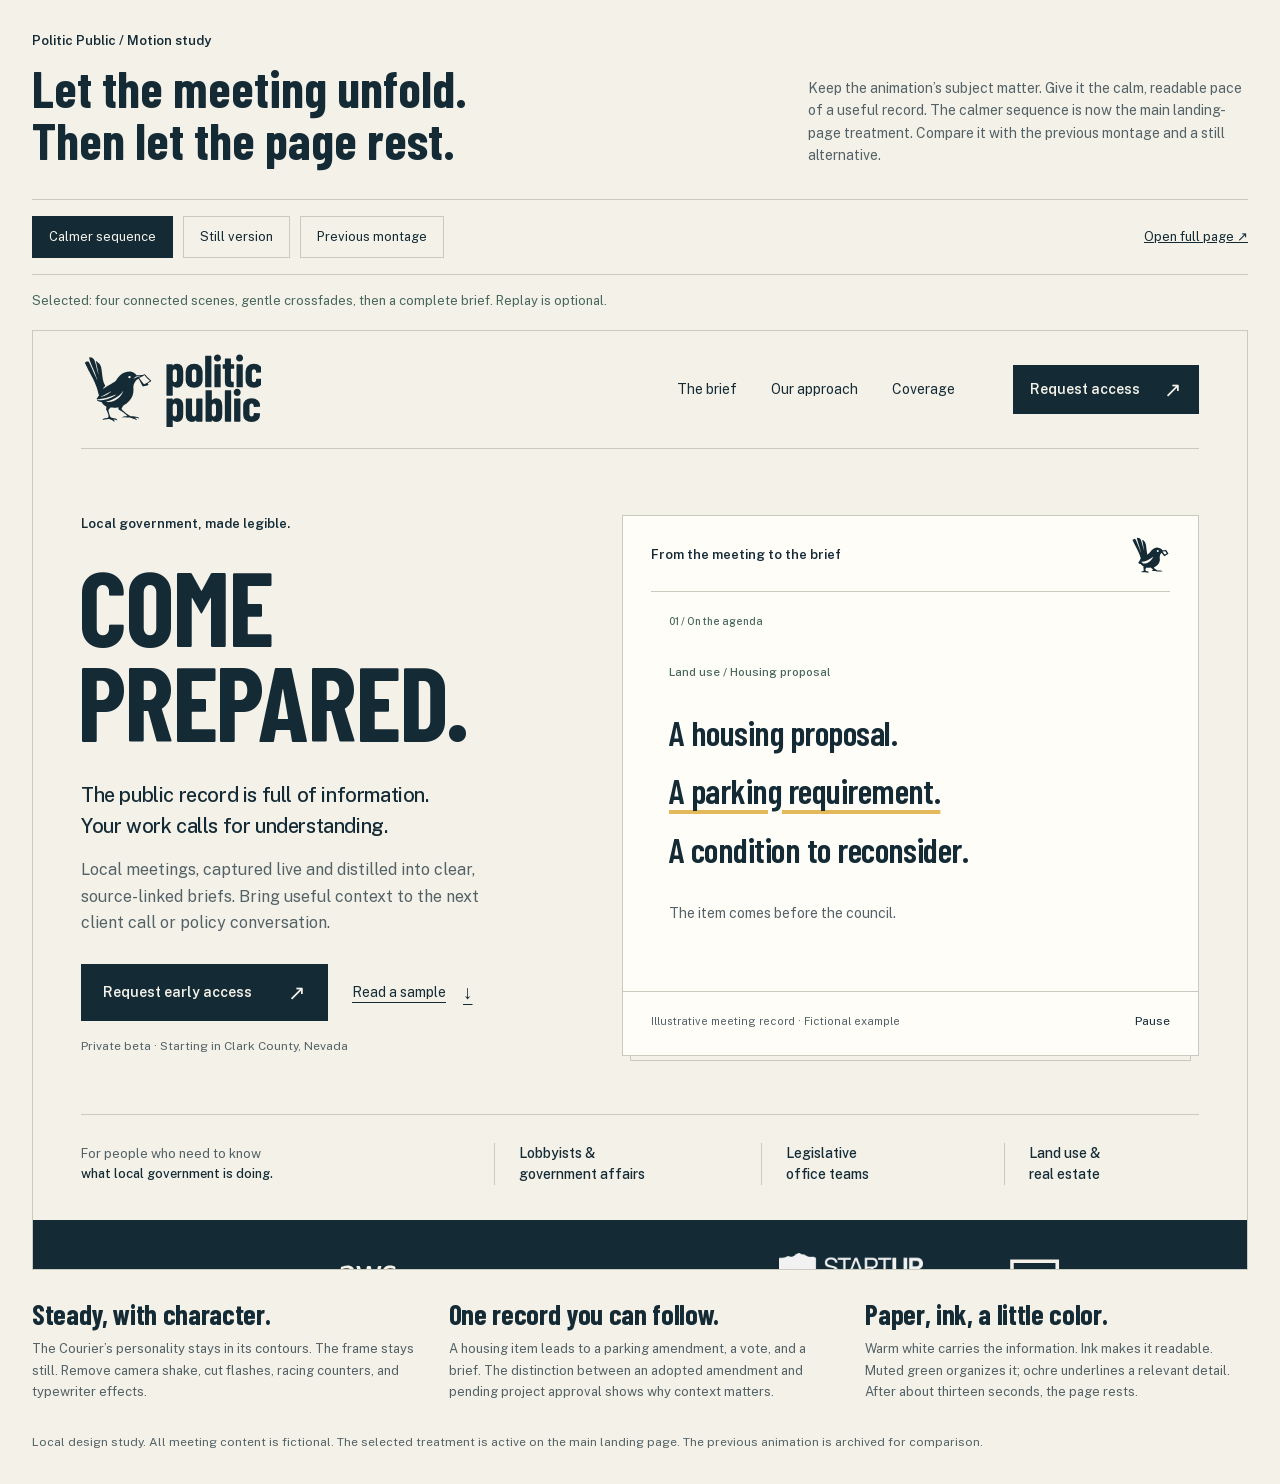
<file: brand/motion-study.html>
<!doctype html>
<html lang="en">
<head>
<meta charset="utf-8"><meta name="viewport" content="width=device-width,initial-scale=1"><meta name="robots" content="noindex">
<title>Motion with a purpose — Politic Public</title>
<link rel="icon" href="../assets/brand/favicon.svg" type="image/svg+xml">
<link rel="stylesheet" href="../assets/site.css">
<style>
body{padding:32px}.study{max-width:1440px;margin:auto}.study-head{display:flex;justify-content:space-between;align-items:end;gap:50px;margin-bottom:32px}.study-head .eyebrow{margin-bottom:12px}.study-head h1{font:700 clamp(38px,4vw,60px)/1.02 var(--font-display);max-width:660px}.study-head>p{font-size:14px;max-width:440px;color:var(--muted)}.study-controls{display:flex;justify-content:space-between;align-items:center;gap:20px;border-block:1px solid var(--rule);padding:16px 0}.study-buttons{display:flex;gap:10px;flex-wrap:wrap}.study-buttons button{border:1px solid var(--rule);background:transparent;padding:10px 16px;font-size:13px}.study-buttons button[aria-pressed=true]{background:var(--ink);border-color:var(--ink);color:var(--paper)}.open{font-size:13px;white-space:nowrap}.study-caption{font-size:13px;color:var(--green);padding:16px 0;min-height:55px}.study-frame{width:100%;height:940px;border:1px solid var(--rule);display:block;background:var(--paper)}.study-notes{display:grid;grid-template-columns:repeat(3,1fr);gap:34px;padding-top:30px}.study-notes h2{font-size:28px;text-transform:none;margin-bottom:10px}.study-notes p{font-size:13px;color:var(--muted);line-height:1.65}.study-footer{padding:30px 0 0;font-size:12px;color:var(--muted)}
@media(max-width:700px){body{padding:20px}.study-head{display:block}.study-head>p{margin-top:20px}.study-controls{align-items:start;flex-direction:column}.study-buttons{gap:7px}.study-buttons button{padding:10px;font-size:11px}.study-frame{height:860px}.study-notes{grid-template-columns:1fr;gap:24px}}
</style>
</head>
<body><main class="study">
<header class="study-head"><div><p class="eyebrow">Politic Public / Motion study</p><h1>Let the meeting unfold.<br>Then let the page rest.</h1></div><p>Keep the animation’s subject matter. Give it the calm, readable pace of a useful record. The calmer sequence is now the main landing-page treatment. Compare it with the previous montage and a still alternative.</p></header>
<div class="study-controls"><div class="study-buttons" aria-label="Choose a motion treatment"><button type="button" data-preview="editorial" aria-pressed="true">Calmer sequence</button><button type="button" data-preview="still" aria-pressed="false">Still version</button><button type="button" data-preview="original" aria-pressed="false">Previous montage</button></div><a class="open" id="open-preview" href="../index.html" target="_blank" rel="noopener">Open full page ↗</a></div>
<p class="study-caption" id="study-caption" aria-live="polite">Selected: four connected scenes, gentle crossfades, then a complete brief. Replay is optional.</p>
<iframe class="study-frame" id="study-frame" title="Politic Public landing-page motion comparison" src="../index.html"></iframe>
<section class="study-notes"><article><h2>Steady, with character.</h2><p>The Courier’s personality stays in its contours. The frame stays still. Remove camera shake, cut flashes, racing counters, and typewriter effects.</p></article><article><h2>One record you can follow.</h2><p>A housing item leads to a parking amendment, a vote, and a brief. The distinction between an adopted amendment and pending project approval shows why context matters.</p></article><article><h2>Paper, ink, a little color.</h2><p>Warm white carries the information. Ink makes it readable. Muted green organizes it; ochre underlines a relevant detail. After about thirteen seconds, the page rests.</p></article></section>
<footer class="study-footer">Local design study. All meeting content is fictional. The selected treatment is active on the main landing page. The previous animation is archived for comparison.</footer>
</main>
<script>
const choices={editorial:{url:'../index.html',description:'Selected: four connected scenes, gentle crossfades, then a complete brief. Replay is optional.'},still:{url:'../index.html?still=1',description:'The same paper-and-ink composition, held on the complete brief from the start.'},original:{url:'archive/original-motion.html',description:'Previous treatment: twenty short scenes in a continuous loop, with camera shake and gold cut flashes.'}};
document.querySelectorAll('[data-preview]').forEach(button=>button.addEventListener('click',()=>{const choice=choices[button.dataset.preview];document.querySelectorAll('[data-preview]').forEach(other=>other.setAttribute('aria-pressed',String(other===button)));document.getElementById('study-frame').src=choice.url;document.getElementById('open-preview').href=choice.url;document.getElementById('study-caption').textContent=choice.description;}));
</script></body></html>
</file>
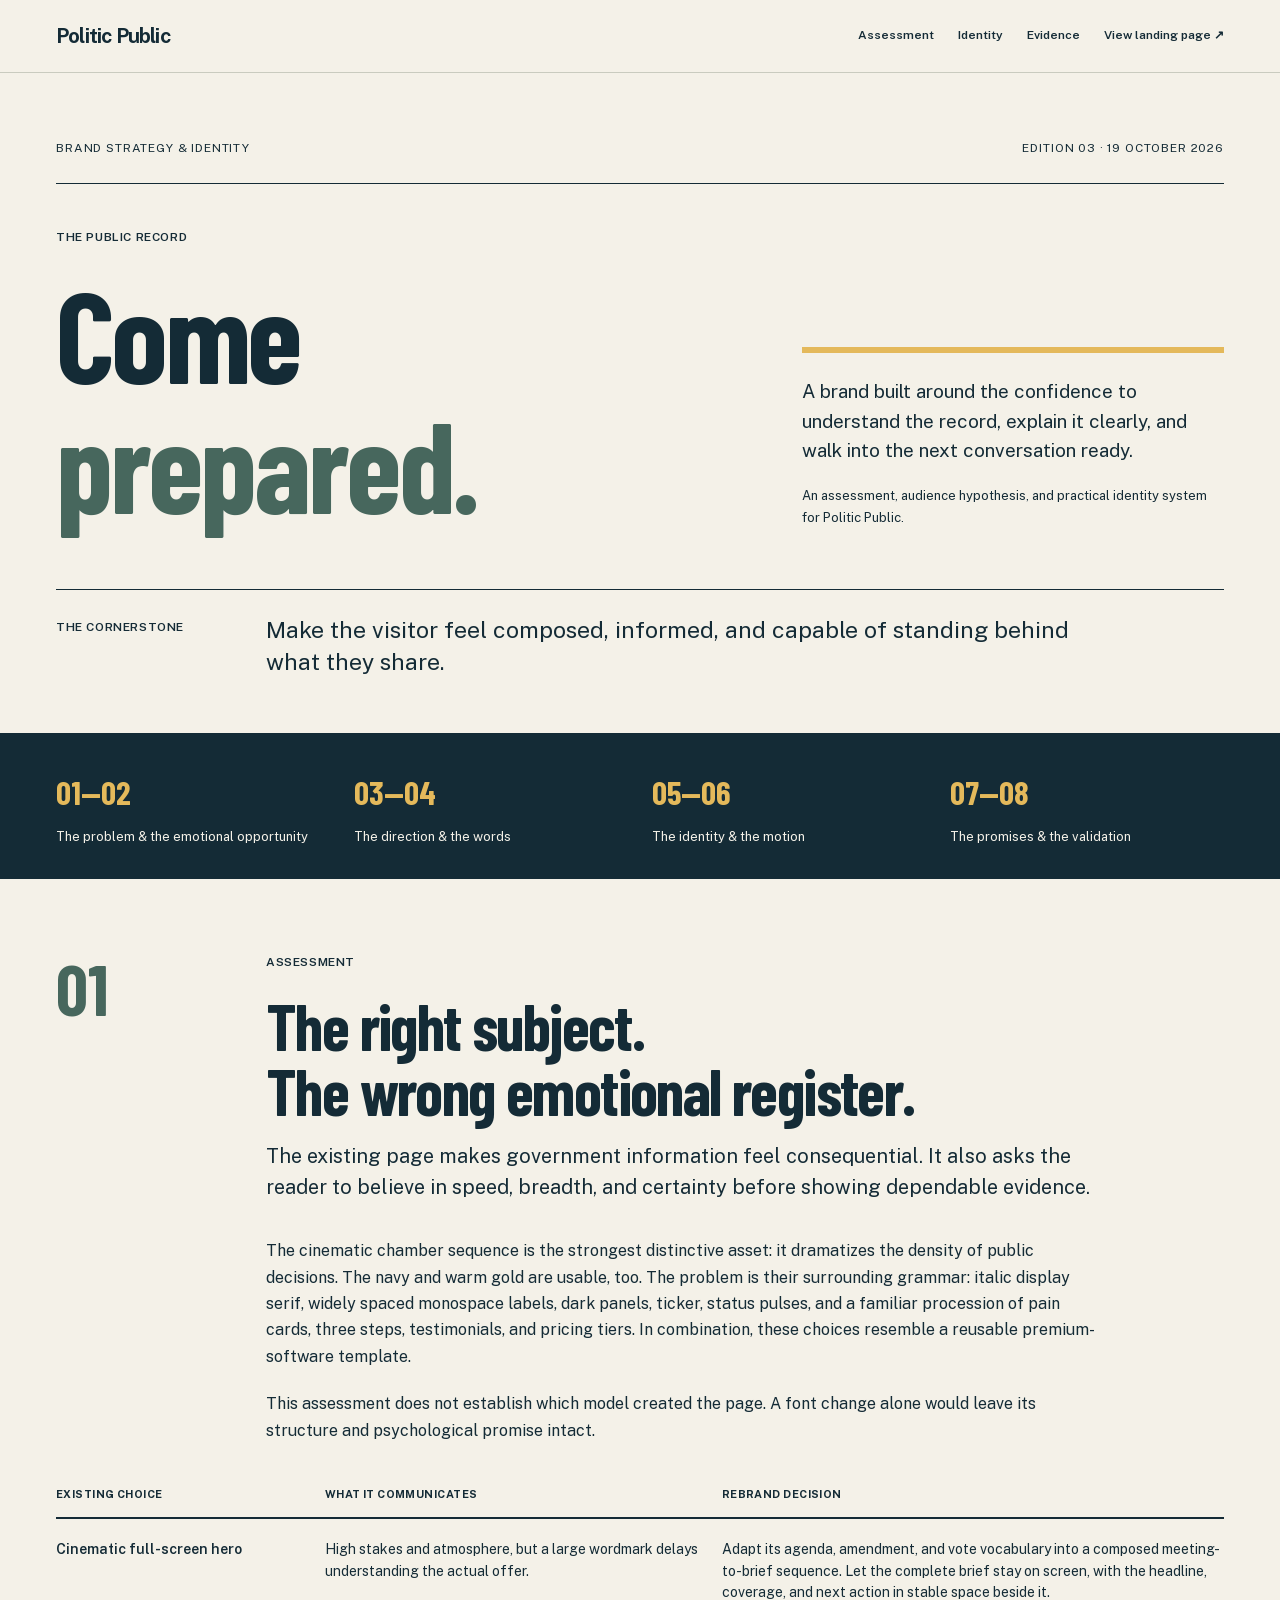
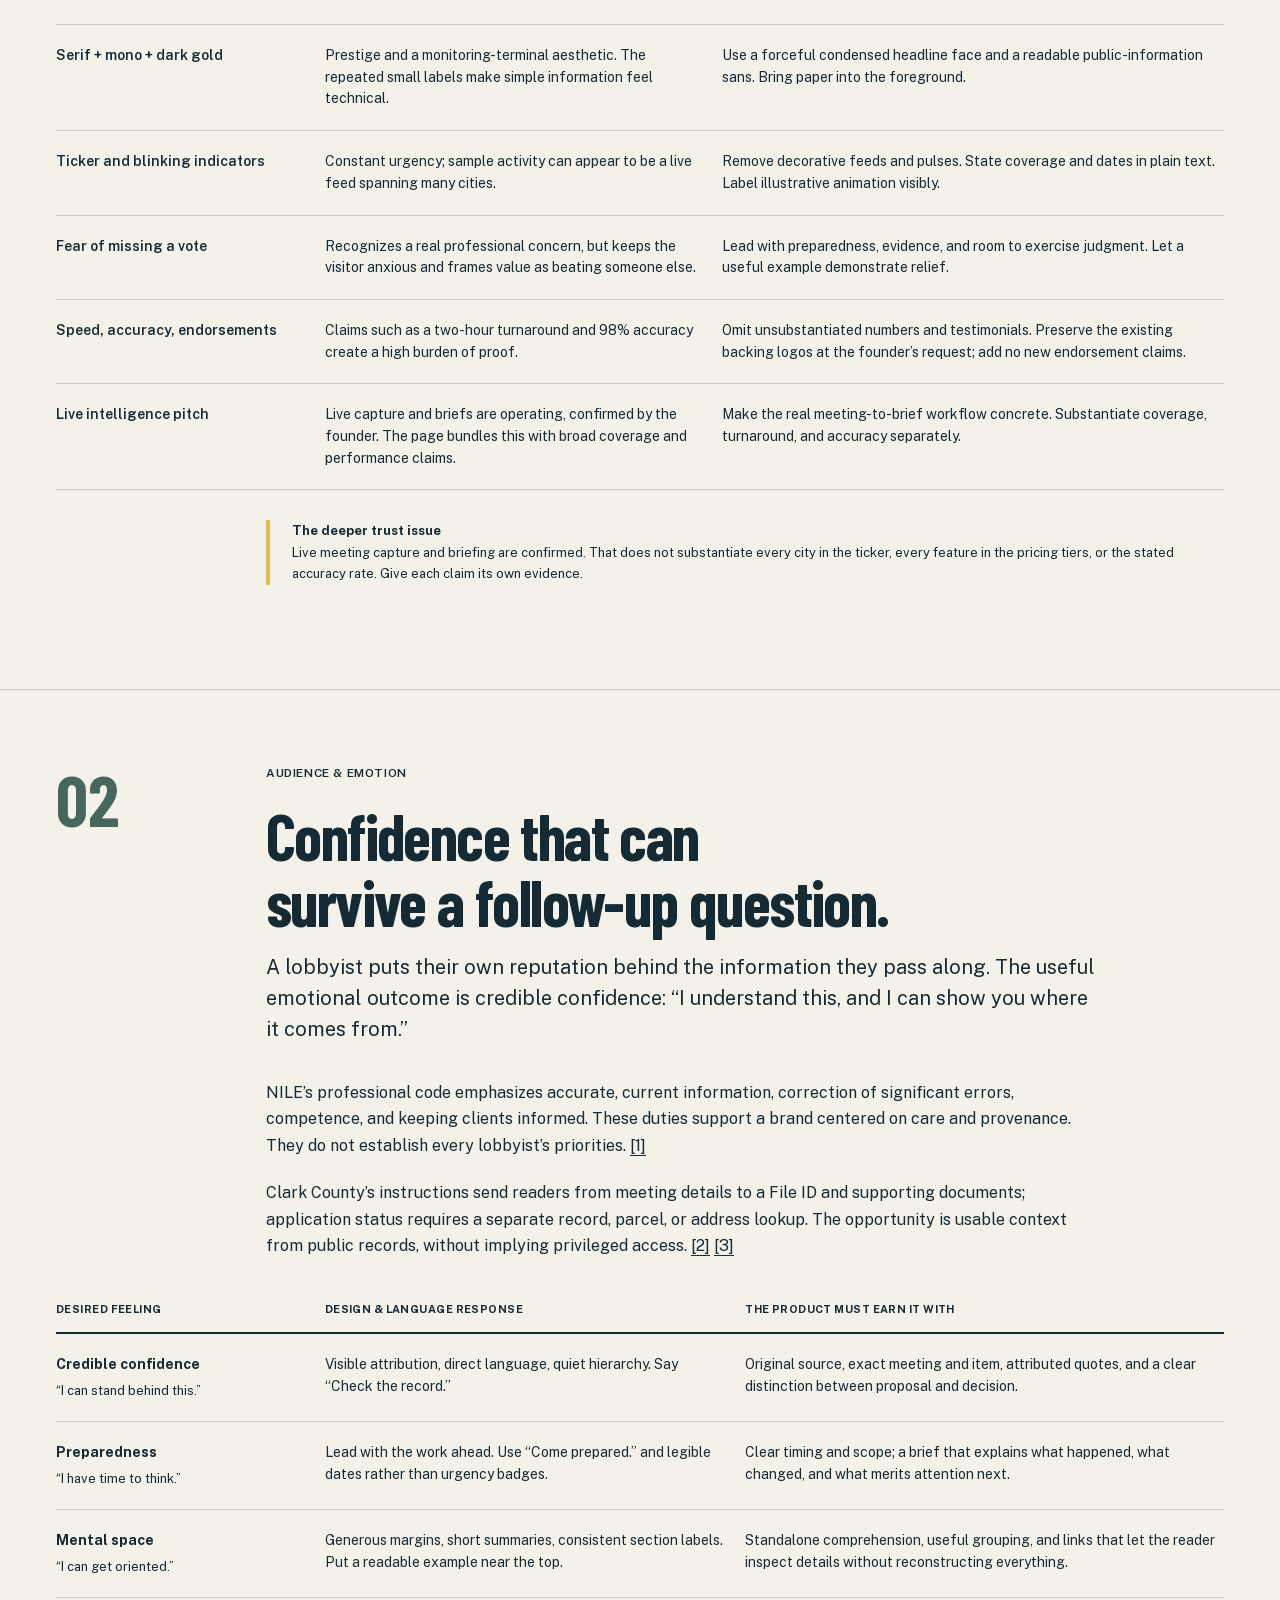
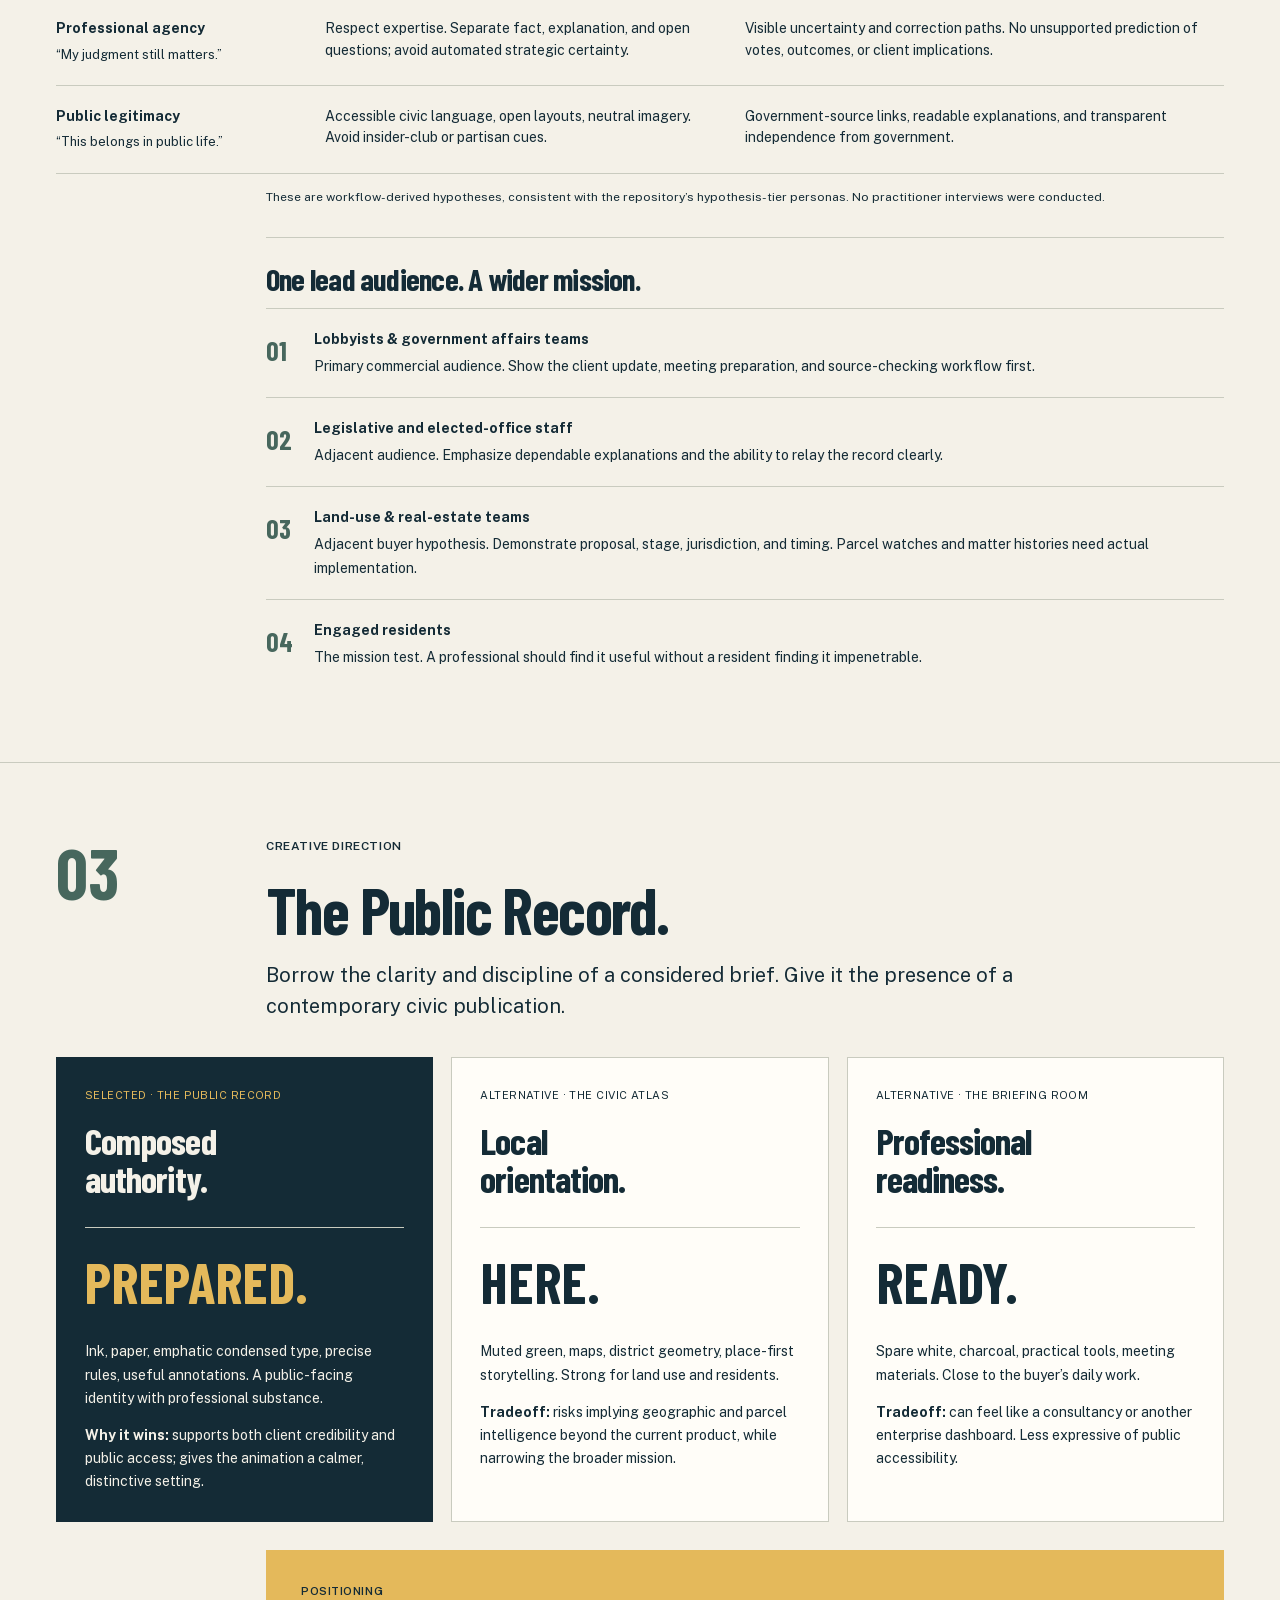
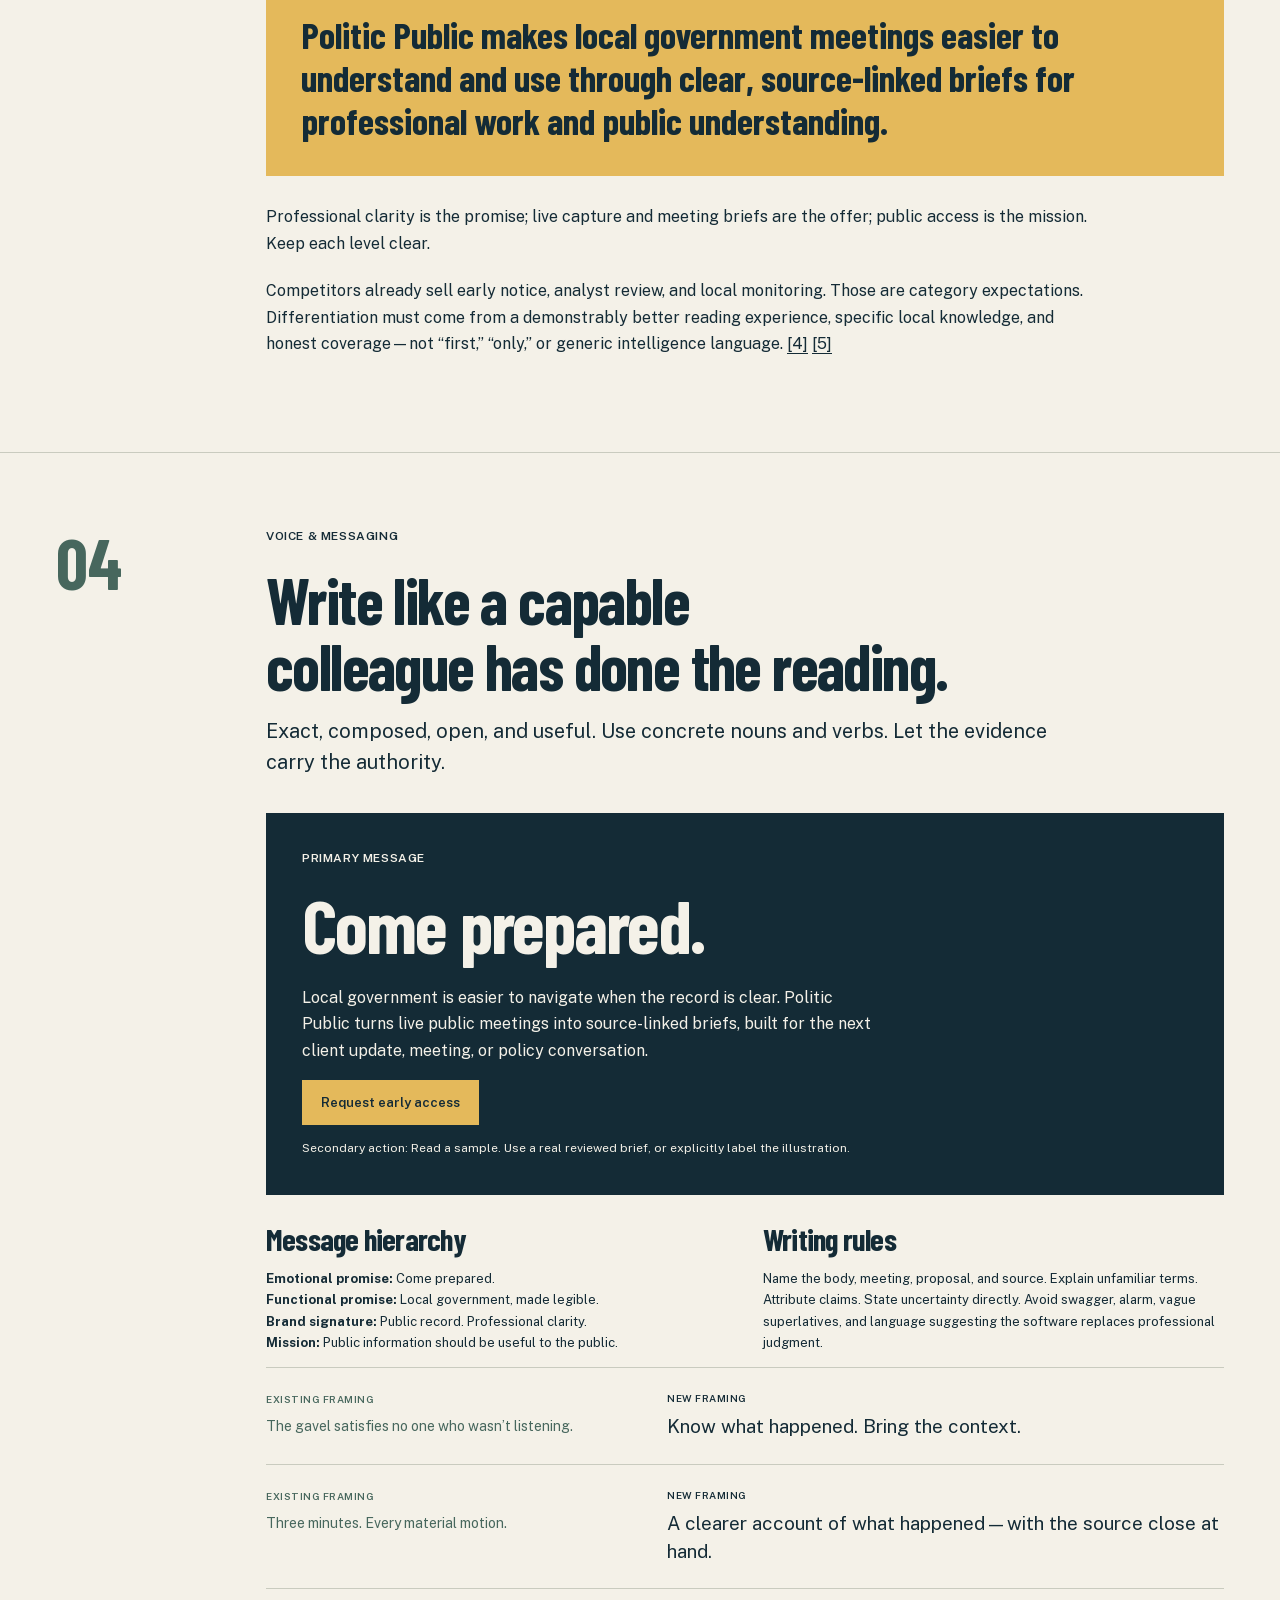
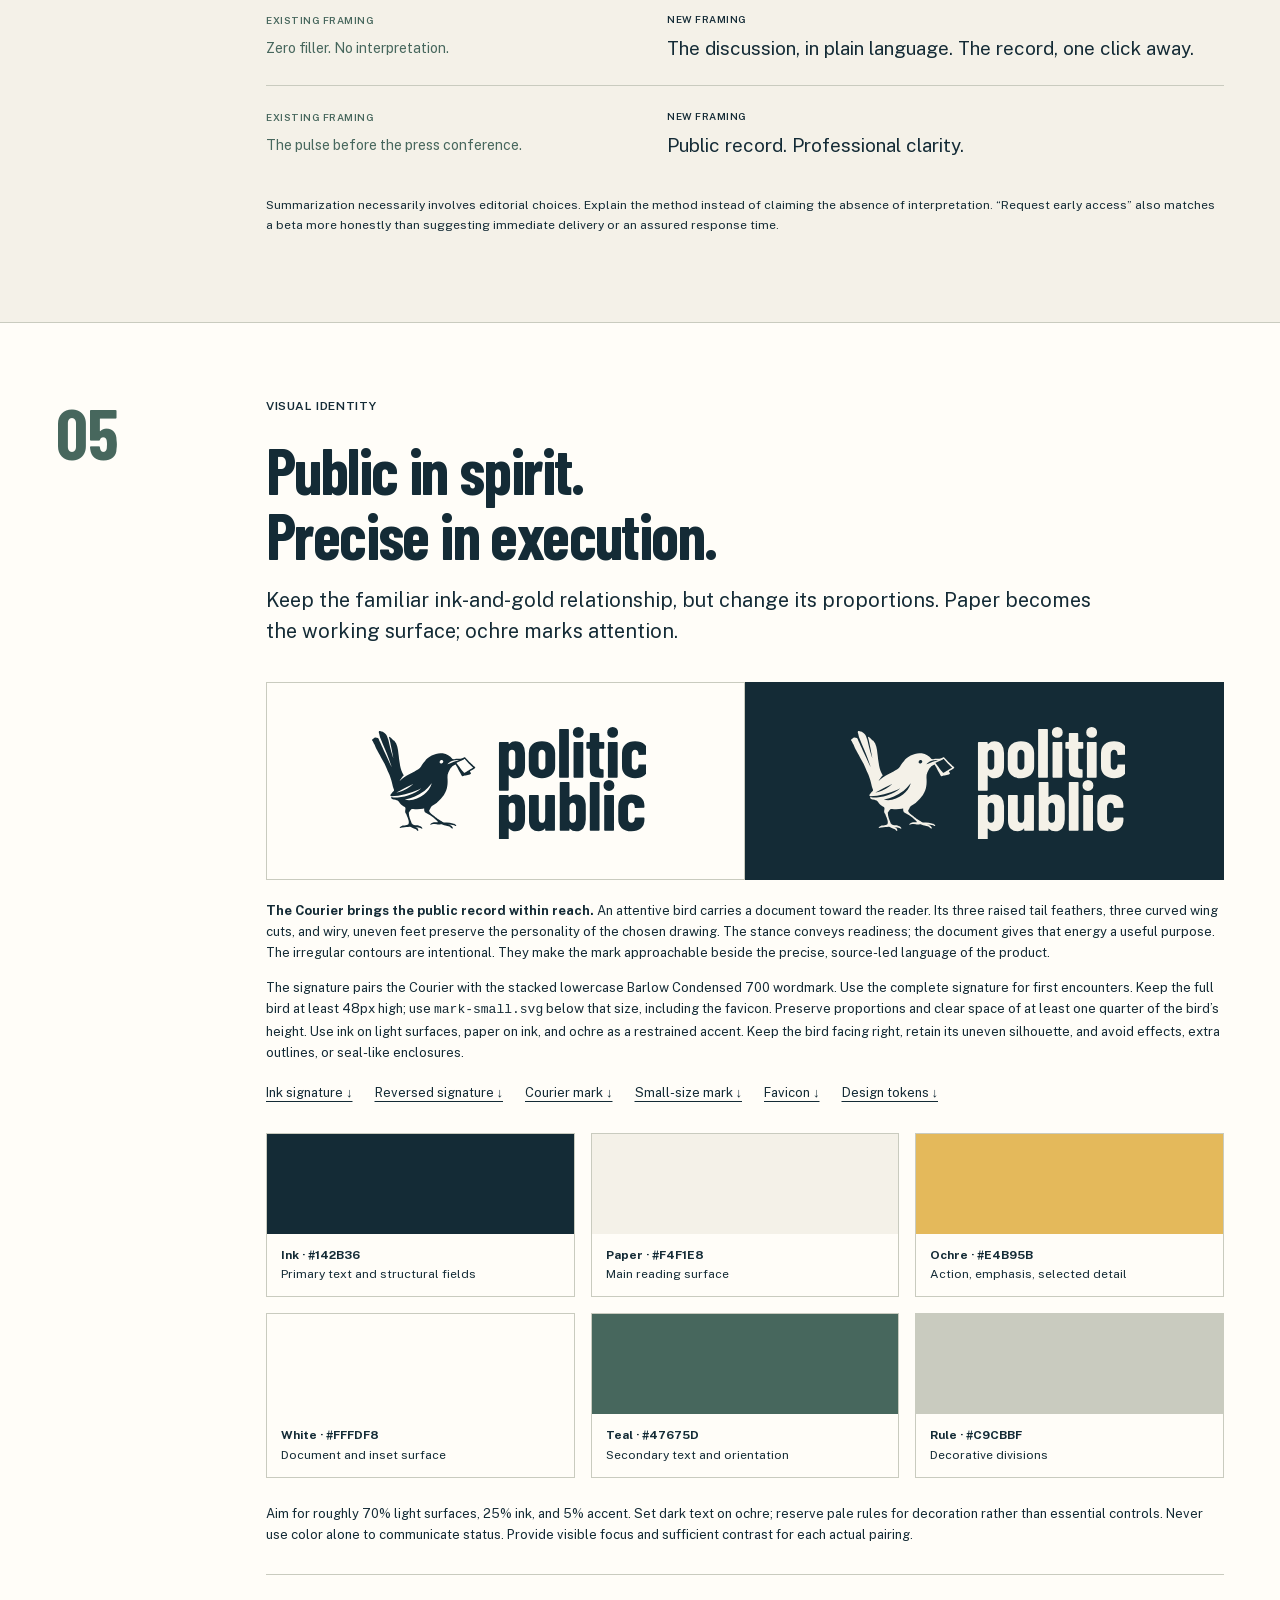
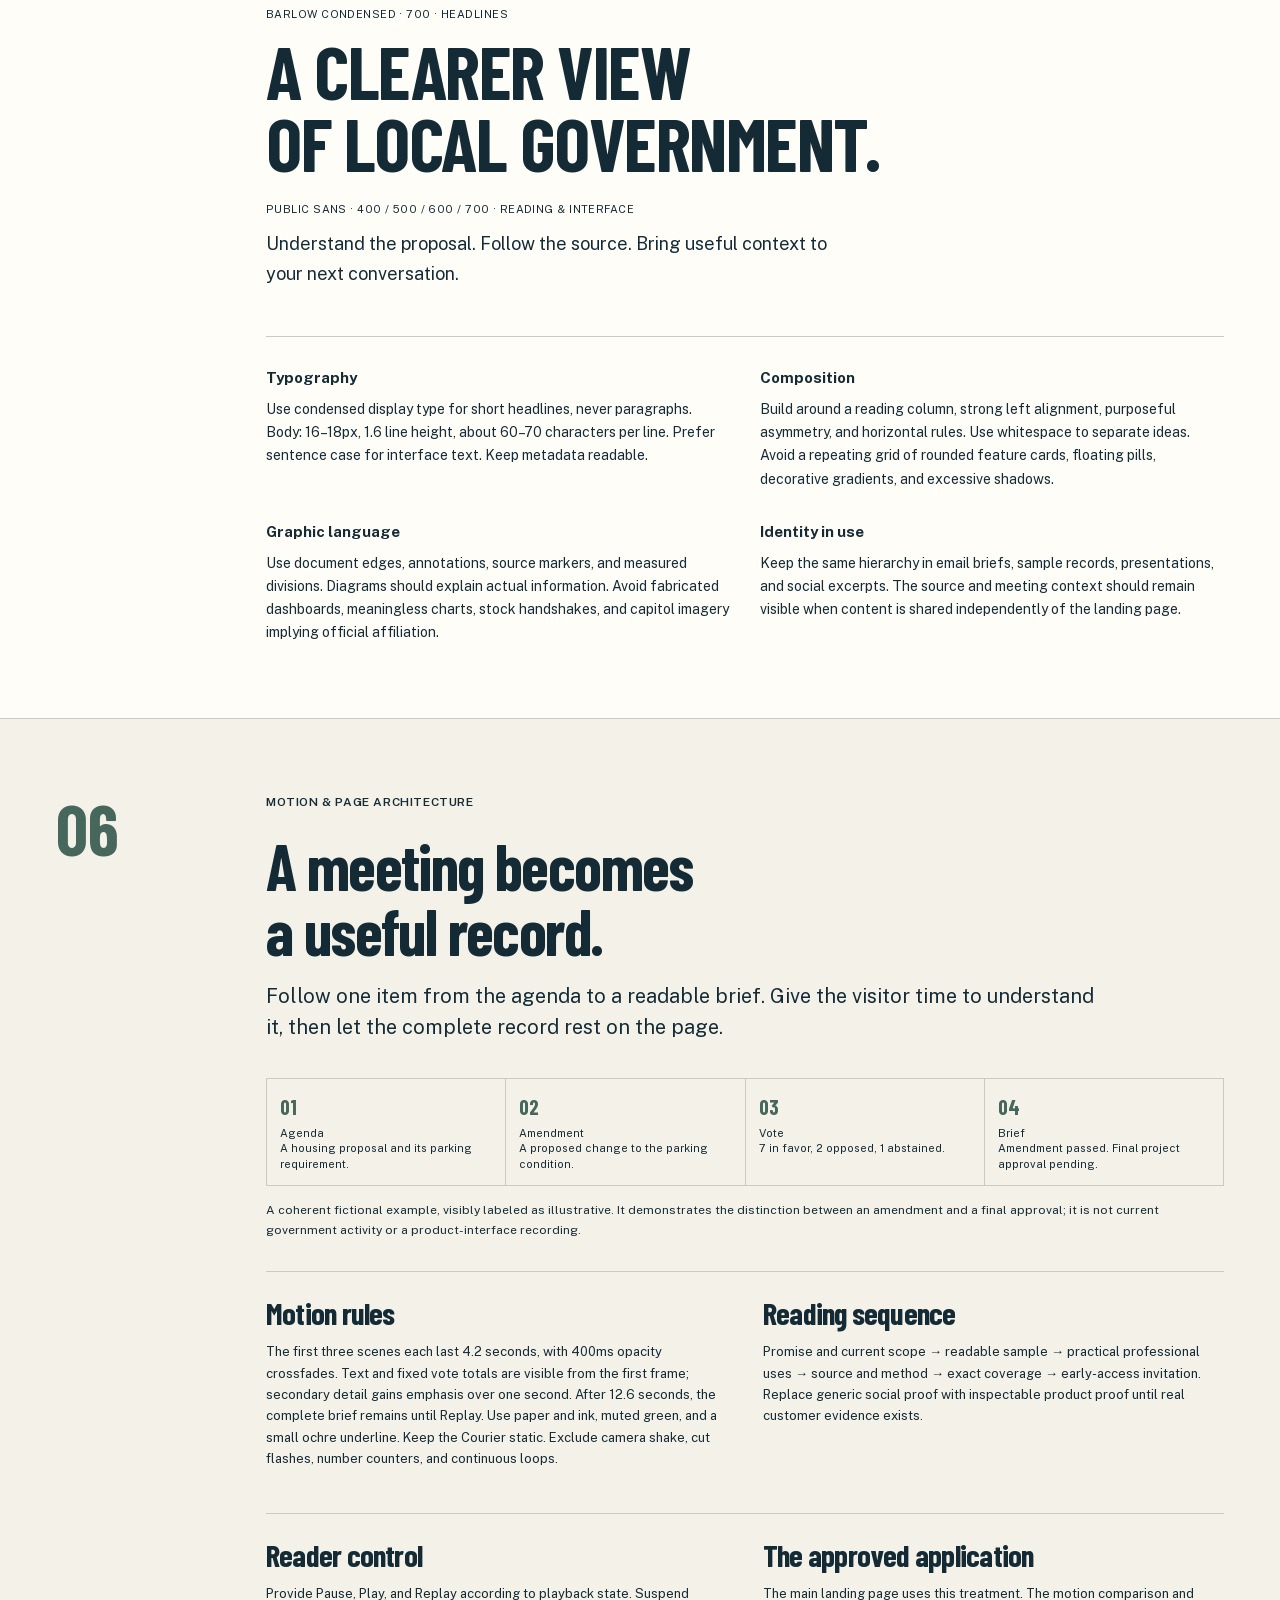
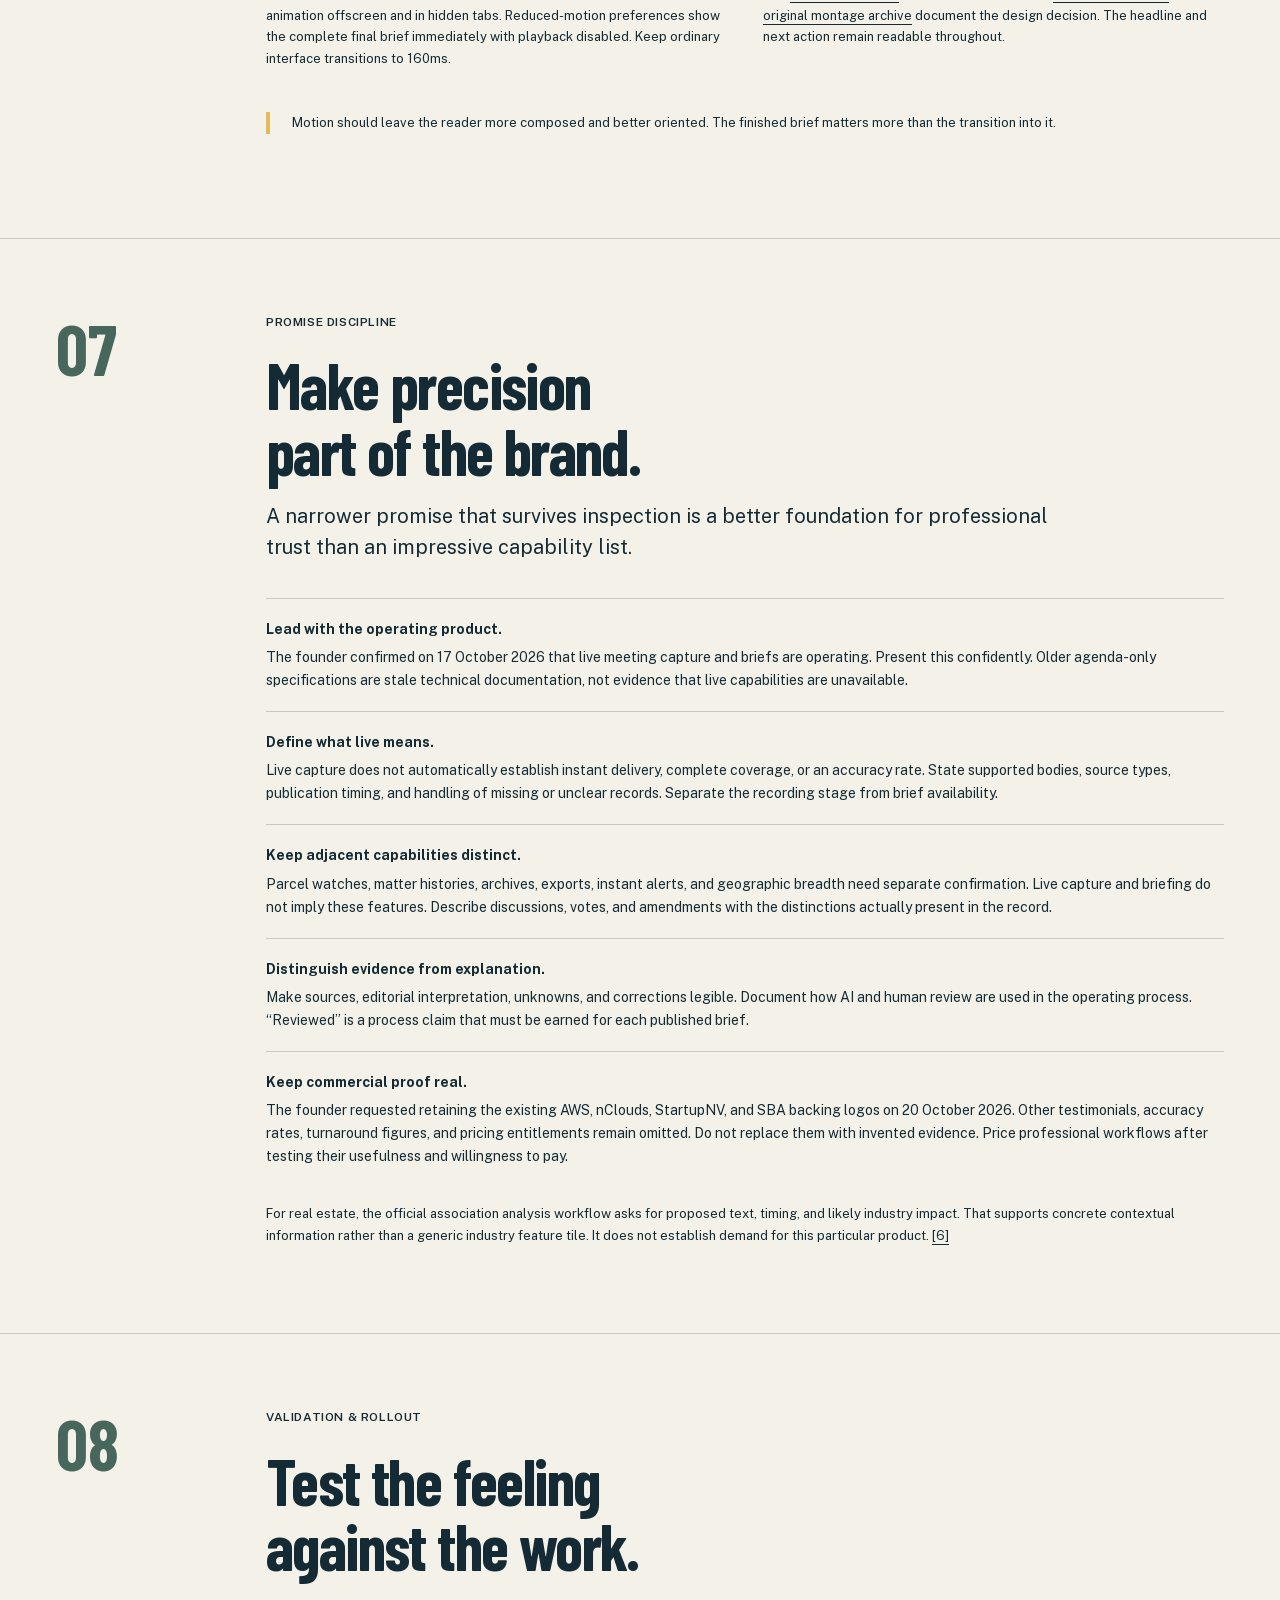
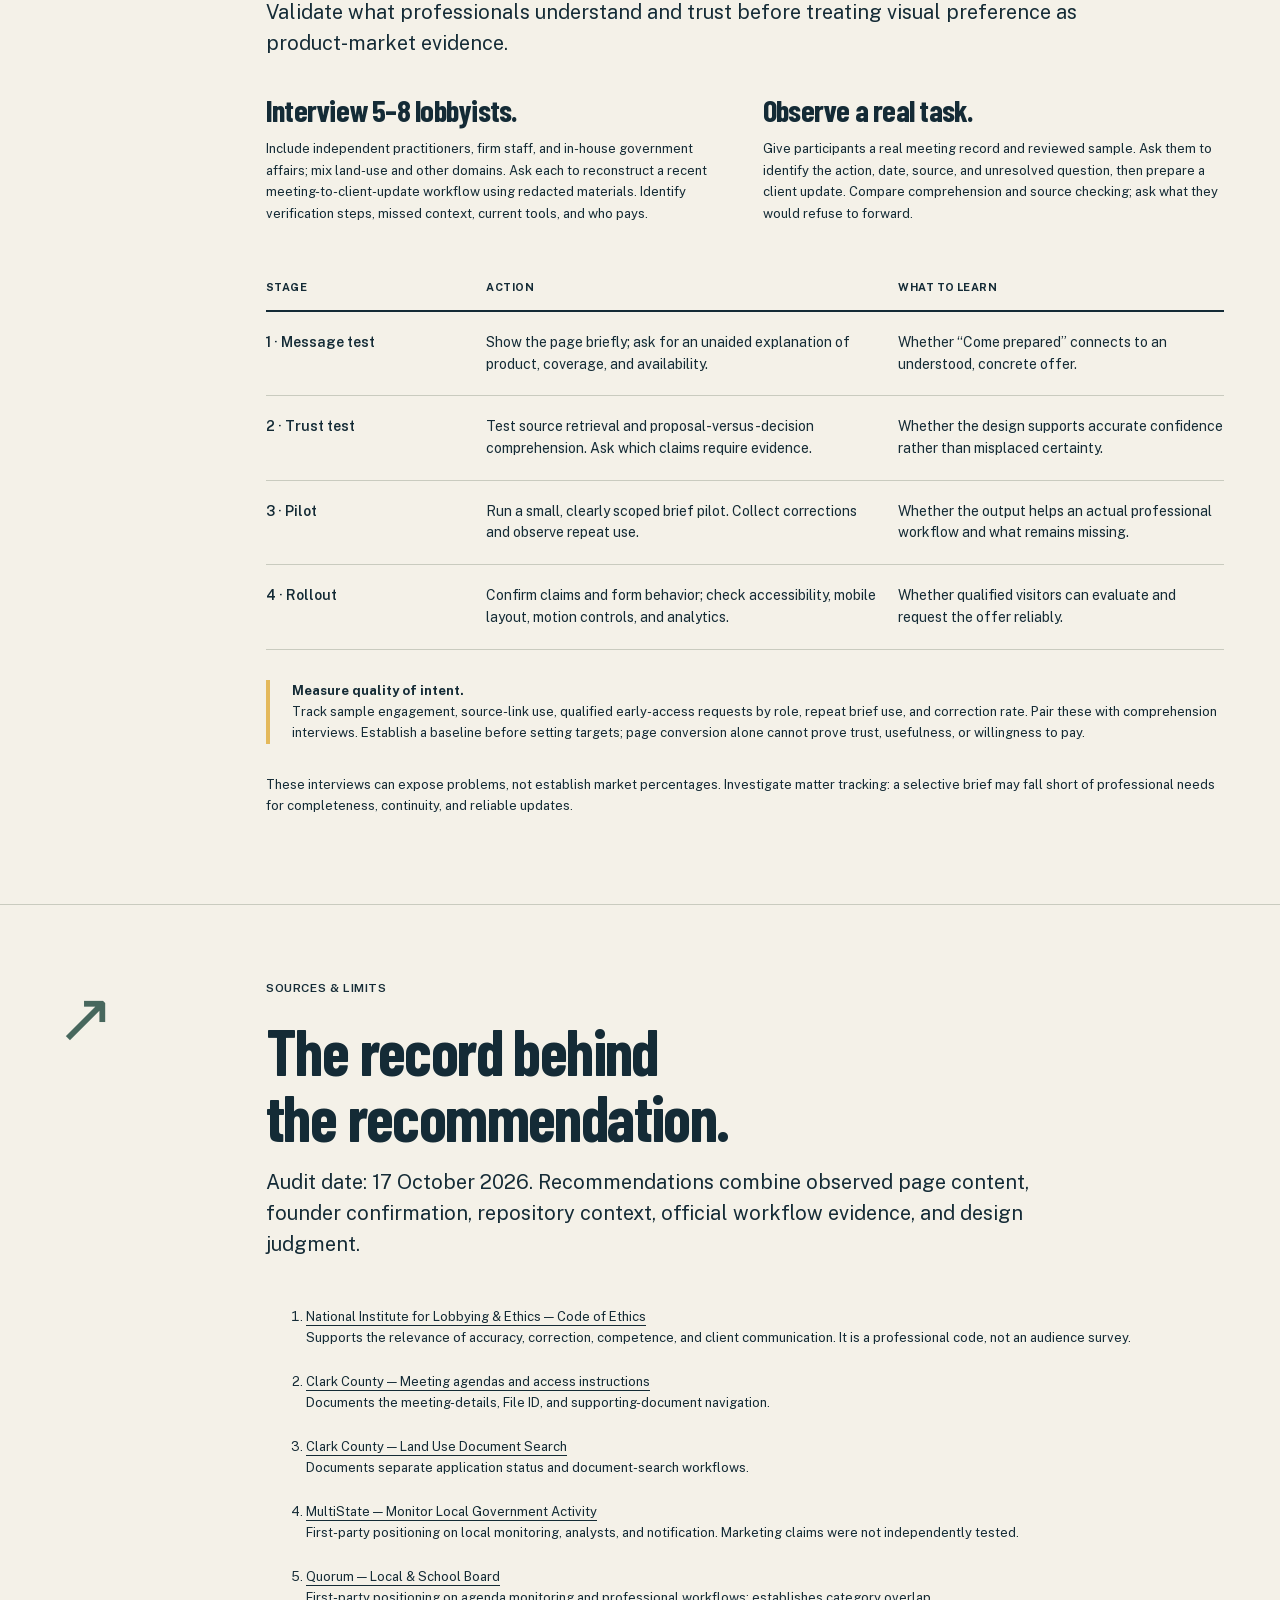
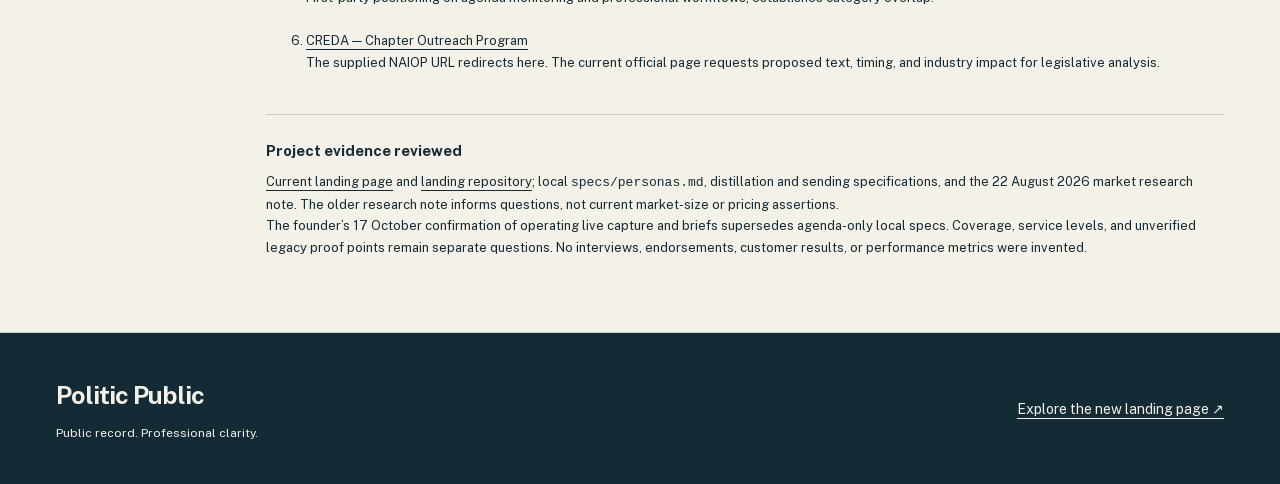
<file: brand/strategy.html>
<!doctype html>
<html lang="en">
<head>
  <meta charset="utf-8">
  <meta name="viewport" content="width=device-width, initial-scale=1">
  <meta name="robots" content="noindex">
  <meta name="theme-color" content="#142b36">
  <link rel="icon" href="../assets/brand/favicon-32.png" type="image/png" sizes="32x32">
  <link rel="icon" href="../assets/brand/favicon-16.png" type="image/png" sizes="16x16">
  <link rel="icon" href="../assets/brand/favicon.svg" type="image/svg+xml" sizes="any">
  <link rel="apple-touch-icon" href="../assets/brand/apple-touch-icon.png" sizes="180x180">
  <title>Politic Public — Brand Strategy &amp; Identity</title>
  <style>
    @font-face{font-family:Barlow Condensed;src:url('../assets/fonts/barlow-condensed-latin-700.woff2') format('woff2');font-weight:700;font-style:normal;font-display:swap}
    @font-face{font-family:Public Sans;src:url('../assets/fonts/public-sans-latin-variable.woff2') format('woff2');font-weight:100 900;font-style:normal;font-display:swap}
    :root{--ink:#142b36;--paper:#f4f1e8;--white:#fffdf8;--ochre:#e4b95b;--teal:#47675d;--rule:#c9cbbf;--body:'Public Sans',Arial,sans-serif;--display:'Barlow Condensed','Arial Narrow',sans-serif}
    *{box-sizing:border-box}html{scroll-behavior:smooth;scroll-padding-top:90px}body{margin:0;background:var(--paper);color:var(--ink);font:16px/1.65 var(--body)}a{color:inherit;text-underline-offset:4px;text-decoration-thickness:1px}a:hover{text-decoration-thickness:2px}a:focus-visible,.table-wrap:focus-visible{outline:3px solid var(--teal);outline-offset:5px}img{max-width:100%;display:block}::selection{background:var(--ochre);color:var(--ink)}
    .skip{position:absolute;top:-80px;left:20px;padding:10px;background:var(--white);z-index:20}.skip:focus{top:12px}.shell{max-width:1280px;margin:auto;padding-inline:56px}.topbar{background:var(--paper);border-bottom:1px solid var(--rule);position:sticky;top:0;z-index:10}.topbar .shell{min-height:72px;display:flex;justify-content:space-between;align-items:center;gap:32px}.brand{white-space:nowrap;font-weight:700;text-decoration:none;letter-spacing:-.04em;font-size:20px}.nav{display:flex;gap:24px;font-size:12px;font-weight:600}.nav a{text-decoration:none}.nav a:hover{text-decoration:underline}.edition{font-size:12px;letter-spacing:.07em;text-transform:uppercase}
    .cover{padding-block:66px 55px}.cover-meta{display:flex;justify-content:space-between;padding-bottom:24px;border-bottom:1px solid var(--ink)}.cover-grid{display:grid;grid-template-columns:1.6fr 1fr;gap:70px;align-items:end;padding-block:44px 60px}.eyebrow{font-size:12px;font-weight:600;letter-spacing:.05em;text-transform:uppercase;margin:0 0 20px}h1,h2,h3,h4,p{margin-top:0}h1,h2,h3,.display{font-family:var(--display);font-weight:700;line-height:1.02;letter-spacing:-.025em}h1{font-size:clamp(88px,10vw,150px);margin:0}h1 span{display:block}h1 .highlight{color:var(--teal)}.cover-intro{border-top:6px solid var(--ochre);padding-top:24px;font-size:19px;line-height:1.55}.cover-intro p:last-child{font-size:13px;line-height:1.7;margin-bottom:0}.statement{display:grid;grid-template-columns:180px 1fr;border-top:1px solid var(--ink);padding-top:24px;gap:30px}.statement p{font-size:23px;line-height:1.4;max-width:820px;margin:0}.statement .eyebrow{font-size:12px;padding-top:5px}
    .index{background:var(--ink);color:var(--paper);padding:32px 0}.index .shell{display:grid;grid-template-columns:repeat(4,1fr);gap:24px}.index a{text-decoration:none;font-size:13px}.index span{display:block;font-family:var(--display);font-size:33px;color:var(--ochre);margin-bottom:6px}.index a:hover{text-decoration:underline}
    .chapter{padding-block:74px;border-bottom:1px solid var(--rule);scroll-margin-top:50px}.chapter-head{display:grid;grid-template-columns:180px 1fr;gap:30px;margin-bottom:35px}.number{font-family:var(--display);font-size:70px;line-height:1;color:var(--teal)}h2{font-size:clamp(42px,5vw,66px);margin-bottom:18px}h3{font-size:31px;margin-bottom:13px}h4{font-size:15px;line-height:1.4;margin-bottom:10px}.lede{font-size:20px;line-height:1.55;max-width:830px;margin:0}.content{margin-left:210px}.prose{max-width:830px}.prose p{margin-bottom:21px}.small{font-size:13px;line-height:1.65}.caption{font-size:12px;line-height:1.65;margin-top:14px}.muted{color:var(--teal)}.split{display:grid;grid-template-columns:1fr 1fr;gap:36px}.note{border-left:4px solid var(--ochre);padding:0 0 0 22px;margin:30px 0}.note p:last-child{margin-bottom:0}.rule{border-top:1px solid var(--rule);padding-top:25px;margin-top:30px}
    .table-wrap{overflow-x:auto;margin-top:28px}table{width:100%;border-collapse:collapse;text-align:left;font-size:14px;line-height:1.55}th{font-size:11px;letter-spacing:.04em;text-transform:uppercase;border-bottom:2px solid var(--ink);padding:14px 16px 14px 0;vertical-align:top}td{border-bottom:1px solid var(--rule);padding:20px 20px 20px 0;vertical-align:top}th:last-child,td:last-child{padding-right:0}td:first-child{font-weight:600;width:23%}.audit th:nth-child(2){width:34%}.emotion td:first-child{width:23%}.emotion th:nth-child(2){width:36%}.emotion strong{display:block;margin-bottom:5px}.emotion em{font-weight:400;font-style:normal;font-size:13px;display:block}.wide{margin-top:34px}
    .territories{display:grid;grid-template-columns:repeat(3,1fr);gap:18px;margin-top:35px}.territory{padding:28px;border:1px solid var(--rule);background:var(--white)}.territory.selected{background:var(--ink);color:var(--paper);border-color:var(--ink)}.territory .label{font-size:11px;text-transform:uppercase;letter-spacing:.04em;margin-bottom:18px}.territory.selected .label{color:var(--ochre)}.territory h3{font-size:37px}.territory p{font-size:14px}.territory p:last-child{margin-bottom:0}.territory .word{display:block;font-family:var(--display);font-size:57px;line-height:1;margin:30px 0;border-top:1px solid var(--rule);padding-top:25px}.selected .word{color:var(--ochre)}
    .positioning{background:var(--ochre);padding:35px;margin-block:28px}.positioning p{font-family:var(--display);font-size:37px;line-height:1.16;margin:0}.positioning .eyebrow{font-family:var(--body);font-size:11px;margin-bottom:15px}.target-list{counter-reset:audience;list-style:none;padding:0;margin:0}.target-list li{counter-increment:audience;display:grid;grid-template-columns:32px 1fr;gap:16px;border-top:1px solid var(--rule);padding:19px 0;font-size:14px}.target-list li:before{content:'0' counter(audience);font-family:var(--display);font-size:27px;color:var(--teal)}.target-list strong{display:block;margin-bottom:4px}
    .copyline{border-top:1px solid var(--rule);padding:23px 0;display:grid;grid-template-columns:1fr 1.5fr;gap:30px}.copyline p{margin-bottom:0}.before{font-size:14px;color:var(--teal)}.after{font-size:19px;line-height:1.45}.copyline small{display:block;font-size:10px;font-weight:600;letter-spacing:.05em;text-transform:uppercase;margin-bottom:8px}.hero-copy{padding:36px;background:var(--ink);color:var(--paper);margin-bottom:28px}.hero-copy h3{font-size:75px;line-height:.95;margin-bottom:25px}.hero-copy p{max-width:580px}.cta-sample{display:inline-block;padding:12px 19px;background:var(--ochre);color:var(--ink);font-size:13px;font-weight:600}.hero-copy .caption{margin-bottom:0;color:var(--paper)}
    .identity{background:var(--white)}.logo-pair{display:grid;grid-template-columns:1fr 1fr;margin:30px 0 20px}.logo-panel{min-height:190px;display:flex;align-items:center;justify-content:center;padding:40px;border:1px solid var(--rule)}.logo-panel.dark{background:var(--ink);border-color:var(--ink)}.logo-panel img{width:280px;height:auto}.asset-links{display:flex;gap:22px;flex-wrap:wrap;font-size:13px;margin-block:18px 30px}.swatches{display:grid;grid-template-columns:repeat(3,1fr);gap:16px;margin-block:25px}.swatch{border:1px solid var(--rule)}.swatch-color{height:100px}.swatch-label{padding:12px 14px;font-size:12px;line-height:1.6}.swatch-label strong{display:block}.type-sample{border-block:1px solid var(--rule);padding:30px 0;margin-top:28px}.type-display{font-family:var(--display);font-size:75px;line-height:.96;letter-spacing:-.02em;margin-bottom:22px}.type-body{max-width:580px;font-size:18px;line-height:1.65}.type-meta{font-size:11px;text-transform:uppercase;letter-spacing:.04em}.spec-grid{display:grid;grid-template-columns:1fr 1fr;gap:30px;margin-top:30px}.spec-grid p{font-size:14px;margin-bottom:0}
    .sequence{display:grid;grid-template-columns:repeat(4,1fr);border-left:1px solid var(--rule);border-top:1px solid var(--rule);margin:30px 0 15px;list-style:none;padding:0;counter-reset:shots}.sequence li{counter-increment:shots;min-height:75px;padding:13px;border-right:1px solid var(--rule);border-bottom:1px solid var(--rule);font-size:11px;line-height:1.4}.sequence li:before{content:counter(shots,decimal-leading-zero);display:block;font-family:var(--display);font-size:21px;color:var(--teal);margin-bottom:4px}.checks{list-style:none;padding:0}.checks li{border-top:1px solid var(--rule);padding:19px 0;font-size:14px}.checks strong{display:block;margin-bottom:5px}.sources{font-size:13px}.sources li{padding:11px 0}.sources p{margin-bottom:0}.footer{padding:42px 0;background:var(--ink);color:var(--paper)}.footer .shell{display:flex;justify-content:space-between;gap:30px;align-items:center}.footer p{font-size:12px;margin:8px 0 0}.footer a{font-size:14px}.footer .brand{font-size:25px}.print-note{display:none}
    @media(max-width:1050px){.shell{padding-inline:34px}.cover-grid{gap:40px;grid-template-columns:1.5fr 1fr}.chapter-head,.statement{grid-template-columns:120px 1fr;gap:24px}.content{margin-left:144px}.territories{gap:12px}.territory{padding:22px}.territory .word{font-size:45px}.nav{gap:17px}}
    @media(max-width:760px){.shell{padding-inline:22px}.topbar .shell{min-height:65px}.nav{gap:16px}.nav .optional{display:none}.cover{padding-block:35px}.cover-meta{font-size:10px;gap:25px}.cover-grid{display:block;padding-block:32px}h1{font-size:clamp(76px,25vw,98px)}.cover-intro{margin-top:32px;max-width:520px}.statement{display:block}.statement .eyebrow{margin-bottom:14px}.statement p{font-size:20px}.index .shell{grid-template-columns:1fr 1fr;gap:28px}.chapter{padding-block:45px}.chapter-head{display:block;margin-bottom:27px}.number{font-size:45px;margin-bottom:14px}.content{margin-left:0}h2{font-size:47px}.lede{font-size:18px}.territories,.split,.spec-grid{grid-template-columns:1fr}.territory .word{font-size:60px;margin-block:22px}.table-wrap{margin-top:20px}.audit,.emotion{min-width:590px}.copyline{grid-template-columns:1fr;gap:14px}.positioning{padding:24px}.positioning p{font-size:32px}.hero-copy{padding:26px}.hero-copy h3{font-size:65px}.logo-pair{grid-template-columns:1fr}.logo-panel{padding:28px;min-height:160px}.swatches{grid-template-columns:1fr 1fr}.type-display{font-size:60px}.sequence{grid-template-columns:repeat(2,1fr)}.footer .shell{display:block}.footer a{display:inline-block;margin-top:24px}}
    @media(max-width:360px){.topbar .shell{gap:16px}.nav a[href="#identity"]{display:none}}
    @media(prefers-reduced-motion:reduce){html{scroll-behavior:auto}}
    @media print{@page{size:A4;margin:16mm}html{scroll-behavior:auto}body{font-size:10pt;line-height:1.5;background:white;color:#142b36;-webkit-print-color-adjust:exact;print-color-adjust:exact}.shell{padding:0;max-width:none}.topbar,.index,.skip,.footer a{display:none}.cover{padding:0 0 20pt;break-after:page}.cover-grid{grid-template-columns:1.4fr 1fr;gap:25pt;padding:30pt 0}h1{font-size:95pt}.cover-intro{font-size:12pt}.cover-intro p:last-child{font-size:9pt}.statement{grid-template-columns:90pt 1fr}.statement p{font-size:17pt}.chapter{padding:24pt 0;break-before:page}.chapter-head{grid-template-columns:55pt 1fr;gap:15pt;margin-bottom:20pt}.number{font-size:38pt}h2{font-size:35pt}h3{font-size:23pt}.lede{font-size:12pt}.content{margin-left:70pt}.table-wrap{overflow:visible}table{font-size:9pt}.audit,.emotion{min-width:0}td{padding:12pt 10pt 12pt 0}th{font-size:8pt}tr,.note,.territory,.swatch,.logo-pair,.copyline,.spec-grid>div{break-inside:avoid}.territories{gap:10pt}.territory{padding:14pt}.territory h3{font-size:25pt}.territory p{font-size:9pt}.territory .word{font-size:33pt}.positioning p{font-size:25pt}.hero-copy h3{font-size:48pt}.small,.sources,.checks li,.spec-grid p{font-size:9pt}.type-display{font-size:45pt}.swatch-color{height:55pt}.logo-panel{min-height:110pt}.sequence{grid-template-columns:repeat(4,1fr)}.sequence li{font-size:8pt;min-height:50pt}.footer{padding:20pt}.footer .shell{display:block}.print-note{display:block;font-size:9pt}.sources a{overflow-wrap:anywhere}}
  </style>
<link rel="icon" href="../assets/brand/favicon.svg" type="image/svg+xml">
</head>
<body>
  <a class="skip" href="#strategy">Skip to strategy</a>
  <header class="topbar"><div class="shell"><a class="brand" href="../index.html">Politic Public</a><nav class="nav" aria-label="Brand guide"><a href="#audit" class="optional">Assessment</a><a href="#identity">Identity</a><a href="#evidence" class="optional">Evidence</a><a href="../index.html">View landing page ↗</a></nav></div></header>
  <main id="strategy">
    <div class="cover shell">
      <div class="cover-meta edition"><span>Brand strategy &amp; identity</span><span>Edition 03 · 19 October 2026</span></div>
      <div class="cover-grid"><div><p class="eyebrow">The Public Record</p><h1><span>Come</span><span class="highlight">prepared.</span></h1></div><div class="cover-intro"><p>A brand built around the confidence to understand the record, explain it clearly, and walk into the next conversation ready.</p><p>An assessment, audience hypothesis, and practical identity system for Politic Public.</p></div></div>
      <div class="statement"><p class="eyebrow">The cornerstone</p><p>Make the visitor feel composed, informed, and capable of standing behind what they share.</p></div>
    </div>
    <nav class="index" aria-label="Guide contents"><div class="shell"><a href="#audit"><span>01—02</span>The problem &amp; the emotional opportunity</a><a href="#direction"><span>03—04</span>The direction &amp; the words</a><a href="#identity"><span>05—06</span>The identity &amp; the motion</a><a href="#promises"><span>07—08</span>The promises &amp; the validation</a></div></nav>

    <section class="chapter shell" id="audit">
      <div class="chapter-head"><div class="number">01</div><div><p class="eyebrow">Assessment</p><h2>The right subject.<br>The wrong emotional register.</h2><p class="lede">The existing page makes government information feel consequential. It also asks the reader to believe in speed, breadth, and certainty before showing dependable evidence.</p></div></div>
      <div class="content prose"><p>The cinematic chamber sequence is the strongest distinctive asset: it dramatizes the density of public decisions. The navy and warm gold are usable, too. The problem is their surrounding grammar: italic display serif, widely spaced monospace labels, dark panels, ticker, status pulses, and a familiar procession of pain cards, three steps, testimonials, and pricing tiers. In combination, these choices resemble a reusable premium-software template.</p><p>This assessment does not establish which model created the page. A font change alone would leave its structure and psychological promise intact.</p></div>
      <div class="table-wrap" role="region" aria-label="Landing page assessment" tabindex="0"><table class="audit"><thead><tr><th scope="col">Existing choice</th><th scope="col">What it communicates</th><th scope="col">Rebrand decision</th></tr></thead><tbody>
        <tr><td>Cinematic full-screen hero</td><td>High stakes and atmosphere, but a large wordmark delays understanding the actual offer.</td><td>Adapt its agenda, amendment, and vote vocabulary into a composed meeting-to-brief sequence. Let the complete brief stay on screen, with the headline, coverage, and next action in stable space beside it.</td></tr>
        <tr><td>Serif + mono + dark gold</td><td>Prestige and a monitoring-terminal aesthetic. The repeated small labels make simple information feel technical.</td><td>Use a forceful condensed headline face and a readable public-information sans. Bring paper into the foreground.</td></tr>
        <tr><td>Ticker and blinking indicators</td><td>Constant urgency; sample activity can appear to be a live feed spanning many cities.</td><td>Remove decorative feeds and pulses. State coverage and dates in plain text. Label illustrative animation visibly.</td></tr>
        <tr><td>Fear of missing a vote</td><td>Recognizes a real professional concern, but keeps the visitor anxious and frames value as beating someone else.</td><td>Lead with preparedness, evidence, and room to exercise judgment. Let a useful example demonstrate relief.</td></tr>
        <tr><td>Speed, accuracy, endorsements</td><td>Claims such as a two-hour turnaround and 98% accuracy create a high burden of proof.</td><td>Omit unsubstantiated numbers and testimonials. Preserve the existing backing logos at the founder’s request; add no new endorsement claims.</td></tr>
        <tr><td>Live intelligence pitch</td><td>Live capture and briefs are operating, confirmed by the founder. The page bundles this with broad coverage and performance claims.</td><td>Make the real meeting-to-brief workflow concrete. Substantiate coverage, turnaround, and accuracy separately.</td></tr>
      </tbody></table></div>
      <div class="content"><div class="note small"><strong>The deeper trust issue</strong><p>Live meeting capture and briefing are confirmed. That does not substantiate every city in the ticker, every feature in the pricing tiers, or the stated accuracy rate. Give each claim its own evidence.</p></div></div>
    </section>

    <section class="chapter shell" id="emotions">
      <div class="chapter-head"><div class="number">02</div><div><p class="eyebrow">Audience &amp; emotion</p><h2>Confidence that can<br>survive a follow-up question.</h2><p class="lede">A lobbyist puts their own reputation behind the information they pass along. The useful emotional outcome is credible confidence: “I understand this, and I can show you where it comes from.”</p></div></div>
      <div class="content prose"><p>NILE’s professional code emphasizes accurate, current information, correction of significant errors, competence, and keeping clients informed. These duties support a brand centered on care and provenance. They do not establish every lobbyist’s priorities. <a href="#source-nile">[1]</a></p><p>Clark County’s instructions send readers from meeting details to a File ID and supporting documents; application status requires a separate record, parcel, or address lookup. The opportunity is usable context from public records, without implying privileged access. <a href="#source-agendas">[2]</a> <a href="#source-landuse">[3]</a></p></div>
      <div class="table-wrap" role="region" aria-label="Emotion and design decisions" tabindex="0"><table class="emotion"><thead><tr><th scope="col">Desired feeling</th><th scope="col">Design &amp; language response</th><th scope="col">The product must earn it with</th></tr></thead><tbody>
        <tr><td><strong>Credible confidence</strong><em>“I can stand behind this.”</em></td><td>Visible attribution, direct language, quiet hierarchy. Say “Check the record.”</td><td>Original source, exact meeting and item, attributed quotes, and a clear distinction between proposal and decision.</td></tr>
        <tr><td><strong>Preparedness</strong><em>“I have time to think.”</em></td><td>Lead with the work ahead. Use “Come prepared.” and legible dates rather than urgency badges.</td><td>Clear timing and scope; a brief that explains what happened, what changed, and what merits attention next.</td></tr>
        <tr><td><strong>Mental space</strong><em>“I can get oriented.”</em></td><td>Generous margins, short summaries, consistent section labels. Put a readable example near the top.</td><td>Standalone comprehension, useful grouping, and links that let the reader inspect details without reconstructing everything.</td></tr>
        <tr><td><strong>Professional agency</strong><em>“My judgment still matters.”</em></td><td>Respect expertise. Separate fact, explanation, and open questions; avoid automated strategic certainty.</td><td>Visible uncertainty and correction paths. No unsupported prediction of votes, outcomes, or client implications.</td></tr>
        <tr><td><strong>Public legitimacy</strong><em>“This belongs in public life.”</em></td><td>Accessible civic language, open layouts, neutral imagery. Avoid insider-club or partisan cues.</td><td>Government-source links, readable explanations, and transparent independence from government.</td></tr>
      </tbody></table></div>
      <div class="content"><p class="caption">These are workflow-derived hypotheses, consistent with the repository’s hypothesis-tier personas. No practitioner interviews were conducted.</p><h3 class="rule">One lead audience. A wider mission.</h3><ol class="target-list"><li><div><strong>Lobbyists &amp; government affairs teams</strong>Primary commercial audience. Show the client update, meeting preparation, and source-checking workflow first.</div></li><li><div><strong>Legislative and elected-office staff</strong>Adjacent audience. Emphasize dependable explanations and the ability to relay the record clearly.</div></li><li><div><strong>Land-use &amp; real-estate teams</strong>Adjacent buyer hypothesis. Demonstrate proposal, stage, jurisdiction, and timing. Parcel watches and matter histories need actual implementation.</div></li><li><div><strong>Engaged residents</strong>The mission test. A professional should find it useful without a resident finding it impenetrable.</div></li></ol></div>
    </section>

    <section class="chapter shell" id="direction">
      <div class="chapter-head"><div class="number">03</div><div><p class="eyebrow">Creative direction</p><h2>The Public Record.</h2><p class="lede">Borrow the clarity and discipline of a considered brief. Give it the presence of a contemporary civic publication.</p></div></div>
      <div class="territories"><article class="territory selected"><p class="label">Selected · The Public Record</p><h3>Composed<br>authority.</h3><span class="word">PREPARED.</span><p>Ink, paper, emphatic condensed type, precise rules, useful annotations. A public-facing identity with professional substance.</p><p><strong>Why it wins:</strong> supports both client credibility and public access; gives the animation a calmer, distinctive setting.</p></article><article class="territory"><p class="label">Alternative · The Civic Atlas</p><h3>Local<br>orientation.</h3><span class="word">HERE.</span><p>Muted green, maps, district geometry, place-first storytelling. Strong for land use and residents.</p><p><strong>Tradeoff:</strong> risks implying geographic and parcel intelligence beyond the current product, while narrowing the broader mission.</p></article><article class="territory"><p class="label">Alternative · The Briefing Room</p><h3>Professional<br>readiness.</h3><span class="word">READY.</span><p>Spare white, charcoal, practical tools, meeting materials. Close to the buyer’s daily work.</p><p><strong>Tradeoff:</strong> can feel like a consultancy or another enterprise dashboard. Less expressive of public accessibility.</p></article></div>
      <div class="content"><div class="positioning"><p class="eyebrow">Positioning</p><p>Politic Public makes local government meetings easier to understand and use through clear, source-linked briefs for professional work and public understanding.</p></div><div class="prose"><p>Professional clarity is the promise; live capture and meeting briefs are the offer; public access is the mission. Keep each level clear.</p><p>Competitors already sell early notice, analyst review, and local monitoring. Those are category expectations. Differentiation must come from a demonstrably better reading experience, specific local knowledge, and honest coverage—not “first,” “only,” or generic intelligence language. <a href="#source-multistate">[4]</a> <a href="#source-quorum">[5]</a></p></div></div>
    </section>

    <section class="chapter shell" id="voice">
      <div class="chapter-head"><div class="number">04</div><div><p class="eyebrow">Voice &amp; messaging</p><h2>Write like a capable<br>colleague has done the reading.</h2><p class="lede">Exact, composed, open, and useful. Use concrete nouns and verbs. Let the evidence carry the authority.</p></div></div>
      <div class="content"><div class="hero-copy"><p class="eyebrow">Primary message</p><h3>Come prepared.</h3><p>Local government is easier to navigate when the record is clear. Politic Public turns live public meetings into source-linked briefs, built for the next client update, meeting, or policy conversation.</p><span class="cta-sample">Request early access</span><p class="caption">Secondary action: Read a sample. Use a real reviewed brief, or explicitly label the illustration.</p></div>
      <div class="split"><div><h3>Message hierarchy</h3><p class="small"><strong>Emotional promise:</strong> Come prepared.<br><strong>Functional promise:</strong> Local government, made legible.<br><strong>Brand signature:</strong> Public record. Professional clarity.<br><strong>Mission:</strong> Public information should be useful to the public.</p></div><div><h3>Writing rules</h3><p class="small">Name the body, meeting, proposal, and source. Explain unfamiliar terms. Attribute claims. State uncertainty directly. Avoid swagger, alarm, vague superlatives, and language suggesting the software replaces professional judgment.</p></div></div>
      <div class="copyline"><p class="before"><small>Existing framing</small>The gavel satisfies no one who wasn’t listening.</p><p class="after"><small>New framing</small>Know what happened. Bring the context.</p></div>
      <div class="copyline"><p class="before"><small>Existing framing</small>Three minutes. Every material motion.</p><p class="after"><small>New framing</small>A clearer account of what happened—with the source close at hand.</p></div>
      <div class="copyline"><p class="before"><small>Existing framing</small>Zero filler. No interpretation.</p><p class="after"><small>New framing</small>The discussion, in plain language. The record, one click away.</p></div>
      <div class="copyline"><p class="before"><small>Existing framing</small>The pulse before the press conference.</p><p class="after"><small>New framing</small>Public record. Professional clarity.</p></div>
      <p class="caption">Summarization necessarily involves editorial choices. Explain the method instead of claiming the absence of interpretation. “Request early access” also matches a beta more honestly than suggesting immediate delivery or an assured response time.</p></div>
    </section>

    <section class="chapter identity" id="identity"><div class="shell">
      <div class="chapter-head"><div class="number">05</div><div><p class="eyebrow">Visual identity</p><h2>Public in spirit.<br>Precise in execution.</h2><p class="lede">Keep the familiar ink-and-gold relationship, but change its proportions. Paper becomes the working surface; ochre marks attention.</p></div></div>
      <div class="content">
        <div class="logo-pair"><div class="logo-panel"><img src="../assets/brand/logo-ink.svg" alt="Politic Public primary logo in ink"></div><div class="logo-panel dark"><img src="../assets/brand/logo-paper.svg" alt="Politic Public reversed logo on ink"></div></div>
        <p class="small"><strong>The Courier brings the public record within reach.</strong> An attentive bird carries a document toward the reader. Its three raised tail feathers, three curved wing cuts, and wiry, uneven feet preserve the personality of the chosen drawing. The stance conveys readiness; the document gives that energy a useful purpose. The irregular contours are intentional. They make the mark approachable beside the precise, source-led language of the product.</p>
        <p class="small">The signature pairs the Courier with the stacked lowercase Barlow Condensed 700 wordmark. Use the complete signature for first encounters. Keep the full bird at least 48px high; use <code>mark-small.svg</code> below that size, including the favicon. Preserve proportions and clear space of at least one quarter of the bird’s height. Use ink on light surfaces, paper on ink, and ochre as a restrained accent. Keep the bird facing right, retain its uneven silhouette, and avoid effects, extra outlines, or seal-like enclosures.</p>
        <div class="asset-links"><a href="../assets/brand/logo-ink.svg" download>Ink signature ↓</a><a href="../assets/brand/logo-paper.svg" download>Reversed signature ↓</a><a href="../assets/brand/mark.svg" download>Courier mark ↓</a><a href="../assets/brand/mark-small.svg" download>Small-size mark ↓</a><a href="../assets/brand/favicon.svg" download>Favicon ↓</a><a href="../assets/brand/tokens.json" download>Design tokens ↓</a></div>
        <div class="swatches">
          <div class="swatch"><div class="swatch-color" style="background:#142b36"></div><div class="swatch-label"><strong>Ink · #142B36</strong>Primary text and structural fields</div></div>
          <div class="swatch"><div class="swatch-color" style="background:#f4f1e8"></div><div class="swatch-label"><strong>Paper · #F4F1E8</strong>Main reading surface</div></div>
          <div class="swatch"><div class="swatch-color" style="background:#e4b95b"></div><div class="swatch-label"><strong>Ochre · #E4B95B</strong>Action, emphasis, selected detail</div></div>
          <div class="swatch"><div class="swatch-color" style="background:#fffdf8"></div><div class="swatch-label"><strong>White · #FFFDF8</strong>Document and inset surface</div></div>
          <div class="swatch"><div class="swatch-color" style="background:#47675d"></div><div class="swatch-label"><strong>Teal · #47675D</strong>Secondary text and orientation</div></div>
          <div class="swatch"><div class="swatch-color" style="background:#c9cbbf"></div><div class="swatch-label"><strong>Rule · #C9CBBF</strong>Decorative divisions</div></div>
        </div>
        <p class="small">Aim for roughly 70% light surfaces, 25% ink, and 5% accent. Set dark text on ochre; reserve pale rules for decoration rather than essential controls. Never use color alone to communicate status. Provide visible focus and sufficient contrast for each actual pairing.</p>
        <div class="type-sample"><p class="type-meta">Barlow Condensed · 700 · Headlines</p><p class="type-display">A CLEARER VIEW<br>OF LOCAL GOVERNMENT.</p><p class="type-meta">Public Sans · 400 / 500 / 600 / 700 · Reading &amp; interface</p><p class="type-body">Understand the proposal. Follow the source. Bring useful context to your next conversation.</p></div>
        <div class="spec-grid"><div><h4>Typography</h4><p>Use condensed display type for short headlines, never paragraphs. Body: 16–18px, 1.6 line height, about 60–70 characters per line. Prefer sentence case for interface text. Keep metadata readable.</p></div><div><h4>Composition</h4><p>Build around a reading column, strong left alignment, purposeful asymmetry, and horizontal rules. Use whitespace to separate ideas. Avoid a repeating grid of rounded feature cards, floating pills, decorative gradients, and excessive shadows.</p></div><div><h4>Graphic language</h4><p>Use document edges, annotations, source markers, and measured divisions. Diagrams should explain actual information. Avoid fabricated dashboards, meaningless charts, stock handshakes, and capitol imagery implying official affiliation.</p></div><div><h4>Identity in use</h4><p>Keep the same hierarchy in email briefs, sample records, presentations, and social excerpts. The source and meeting context should remain visible when content is shared independently of the landing page.</p></div></div>
      </div>
    </div></section>

    <section class="chapter shell" id="motion">
      <div class="chapter-head"><div class="number">06</div><div><p class="eyebrow">Motion &amp; page architecture</p><h2>A meeting becomes<br>a useful record.</h2><p class="lede">Follow one item from the agenda to a readable brief. Give the visitor time to understand it, then let the complete record rest on the page.</p></div></div>
      <div class="content"><ol class="sequence" aria-label="Approved editorial animation sequence"><li>Agenda<br>A housing proposal and its parking requirement.</li><li>Amendment<br>A proposed change to the parking condition.</li><li>Vote<br>7 in favor, 2 opposed, 1 abstained.</li><li>Brief<br>Amendment passed. Final project approval pending.</li></ol><p class="caption">A coherent fictional example, visibly labeled as illustrative. It demonstrates the distinction between an amendment and a final approval; it is not current government activity or a product-interface recording.</p>
      <div class="split rule"><div><h3>Motion rules</h3><p class="small">The first three scenes each last 4.2 seconds, with 400ms opacity crossfades. Text and fixed vote totals are visible from the first frame; secondary detail gains emphasis over one second. After 12.6 seconds, the complete brief remains until Replay. Use paper and ink, muted green, and a small ochre underline. Keep the Courier static. Exclude camera shake, cut flashes, number counters, and continuous loops.</p></div><div><h3>Reading sequence</h3><p class="small">Promise and current scope → readable sample → practical professional uses → source and method → exact coverage → early-access invitation. Replace generic social proof with inspectable product proof until real customer evidence exists.</p></div></div>
      <div class="split rule"><div><h3>Reader control</h3><p class="small">Provide Pause, Play, and Replay according to playback state. Suspend animation offscreen and in hidden tabs. Reduced-motion preferences show the complete final brief immediately with playback disabled. Keep ordinary interface transitions to 160ms.</p></div><div><h3>The approved application</h3><p class="small">The <a href="../index.html">main landing page</a> uses this treatment. The <a href="motion-study.html">motion comparison</a> and <a href="archive/original-motion.html">original montage archive</a> document the design decision. The headline and next action remain readable throughout.</p></div></div>
      <p class="note small">Motion should leave the reader more composed and better oriented. The finished brief matters more than the transition into it.</p></div>
    </section>

    <section class="chapter shell" id="promises">
      <div class="chapter-head"><div class="number">07</div><div><p class="eyebrow">Promise discipline</p><h2>Make precision<br>part of the brand.</h2><p class="lede">A narrower promise that survives inspection is a better foundation for professional trust than an impressive capability list.</p></div></div>
      <div class="content"><ul class="checks"><li><strong>Lead with the operating product.</strong>The founder confirmed on 17 October 2026 that live meeting capture and briefs are operating. Present this confidently. Older agenda-only specifications are stale technical documentation, not evidence that live capabilities are unavailable.</li><li><strong>Define what live means.</strong>Live capture does not automatically establish instant delivery, complete coverage, or an accuracy rate. State supported bodies, source types, publication timing, and handling of missing or unclear records. Separate the recording stage from brief availability.</li><li><strong>Keep adjacent capabilities distinct.</strong>Parcel watches, matter histories, archives, exports, instant alerts, and geographic breadth need separate confirmation. Live capture and briefing do not imply these features. Describe discussions, votes, and amendments with the distinctions actually present in the record.</li><li><strong>Distinguish evidence from explanation.</strong>Make sources, editorial interpretation, unknowns, and corrections legible. Document how AI and human review are used in the operating process. “Reviewed” is a process claim that must be earned for each published brief.</li><li><strong>Keep commercial proof real.</strong>The founder requested retaining the existing AWS, nClouds, StartupNV, and SBA backing logos on 20 October 2026. Other testimonials, accuracy rates, turnaround figures, and pricing entitlements remain omitted. Do not replace them with invented evidence. Price professional workflows after testing their usefulness and willingness to pay.</li></ul><p class="small">For real estate, the official association analysis workflow asks for proposed text, timing, and likely industry impact. That supports concrete contextual information rather than a generic industry feature tile. It does not establish demand for this particular product. <a href="#source-creda">[6]</a></p></div>
    </section>

    <section class="chapter shell" id="validation">
      <div class="chapter-head"><div class="number">08</div><div><p class="eyebrow">Validation &amp; rollout</p><h2>Test the feeling<br>against the work.</h2><p class="lede">Validate what professionals understand and trust before treating visual preference as product-market evidence.</p></div></div>
      <div class="content"><div class="split"><div><h3>Interview 5–8 lobbyists.</h3><p class="small">Include independent practitioners, firm staff, and in-house government affairs; mix land-use and other domains. Ask each to reconstruct a recent meeting-to-client-update workflow using redacted materials. Identify verification steps, missed context, current tools, and who pays.</p></div><div><h3>Observe a real task.</h3><p class="small">Give participants a real meeting record and reviewed sample. Ask them to identify the action, date, source, and unresolved question, then prepare a client update. Compare comprehension and source checking; ask what they would refuse to forward.</p></div></div>
      <div class="table-wrap"><table><thead><tr><th scope="col">Stage</th><th scope="col">Action</th><th scope="col">What to learn</th></tr></thead><tbody><tr><td>1 · Message test</td><td>Show the page briefly; ask for an unaided explanation of product, coverage, and availability.</td><td>Whether “Come prepared” connects to an understood, concrete offer.</td></tr><tr><td>2 · Trust test</td><td>Test source retrieval and proposal-versus-decision comprehension. Ask which claims require evidence.</td><td>Whether the design supports accurate confidence rather than misplaced certainty.</td></tr><tr><td>3 · Pilot</td><td>Run a small, clearly scoped brief pilot. Collect corrections and observe repeat use.</td><td>Whether the output helps an actual professional workflow and what remains missing.</td></tr><tr><td>4 · Rollout</td><td>Confirm claims and form behavior; check accessibility, mobile layout, motion controls, and analytics.</td><td>Whether qualified visitors can evaluate and request the offer reliably.</td></tr></tbody></table></div>
      <div class="note small"><strong>Measure quality of intent.</strong><p>Track sample engagement, source-link use, qualified early-access requests by role, repeat brief use, and correction rate. Pair these with comprehension interviews. Establish a baseline before setting targets; page conversion alone cannot prove trust, usefulness, or willingness to pay.</p></div><p class="small">These interviews can expose problems, not establish market percentages. Investigate matter tracking: a selective brief may fall short of professional needs for completeness, continuity, and reliable updates.</p></div>
    </section>

    <section class="chapter shell" id="evidence">
      <div class="chapter-head"><div class="number">↗</div><div><p class="eyebrow">Sources &amp; limits</p><h2>The record behind<br>the recommendation.</h2><p class="lede">Audit date: 17 October 2026. Recommendations combine observed page content, founder confirmation, repository context, official workflow evidence, and design judgment.</p></div></div>
      <div class="content sources"><ol><li id="source-nile"><a href="https://www.lobbyinginstitute.com/ethics">National Institute for Lobbying &amp; Ethics — Code of Ethics</a><p>Supports the relevance of accuracy, correction, competence, and client communication. It is a professional code, not an audience survey.</p></li><li id="source-agendas"><a href="https://www.clarkcountynv.gov/government/board_of_county_commissioners/county-meeting-agendas">Clark County — Meeting agendas and access instructions</a><p>Documents the meeting-details, File ID, and supporting-document navigation.</p></li><li id="source-landuse"><a href="https://www.clarkcountynv.gov/government/departments/comprehensive_planning_department/services/land-use-documents">Clark County — Land Use Document Search</a><p>Documents separate application status and document-search workflows.</p></li><li id="source-multistate"><a href="https://www.multistate.us/solutions/monitor-local-government-activity">MultiState — Monitor Local Government Activity</a><p>First-party positioning on local monitoring, analysts, and notification. Marketing claims were not independently tested.</p></li><li id="source-quorum"><a href="https://www.quorum.us/products/local/">Quorum — Local &amp; School Board</a><p>First-party positioning on agenda monitoring and professional workflows; establishes category overlap.</p></li><li id="source-creda"><a href="https://www.credaglobal.org/advocacy/take-action/chapter-outreach-program">CREDA — Chapter Outreach Program</a><p>The supplied NAIOP URL redirects here. The current official page requests proposed text, timing, and industry impact for legislative analysis.</p></li></ol>
      <div class="rule"><h4>Project evidence reviewed</h4><p><a href="https://politicpublic.com">Current landing page</a> and <a href="https://github.com/HeyClos/politic-public-landing">landing repository</a>; local <code>specs/personas.md</code>, distillation and sending specifications, and the 22 August 2026 market research note. The older research note informs questions, not current market-size or pricing assertions.</p><p>The founder’s 17 October confirmation of operating live capture and briefs supersedes agenda-only local specs. Coverage, service levels, and unverified legacy proof points remain separate questions. No interviews, endorsements, customer results, or performance metrics were invented.</p></div>
      <p class="print-note">Politic Public · Brand strategy and identity · Edition 03 · 19 October 2026</p></div>
    </section>
  </main>
  <footer class="footer"><div class="shell"><div><div class="brand">Politic Public</div><p>Public record. Professional clarity.</p></div><a href="../index.html">Explore the new landing page ↗</a></div></footer>
</body>
</html>
</file>
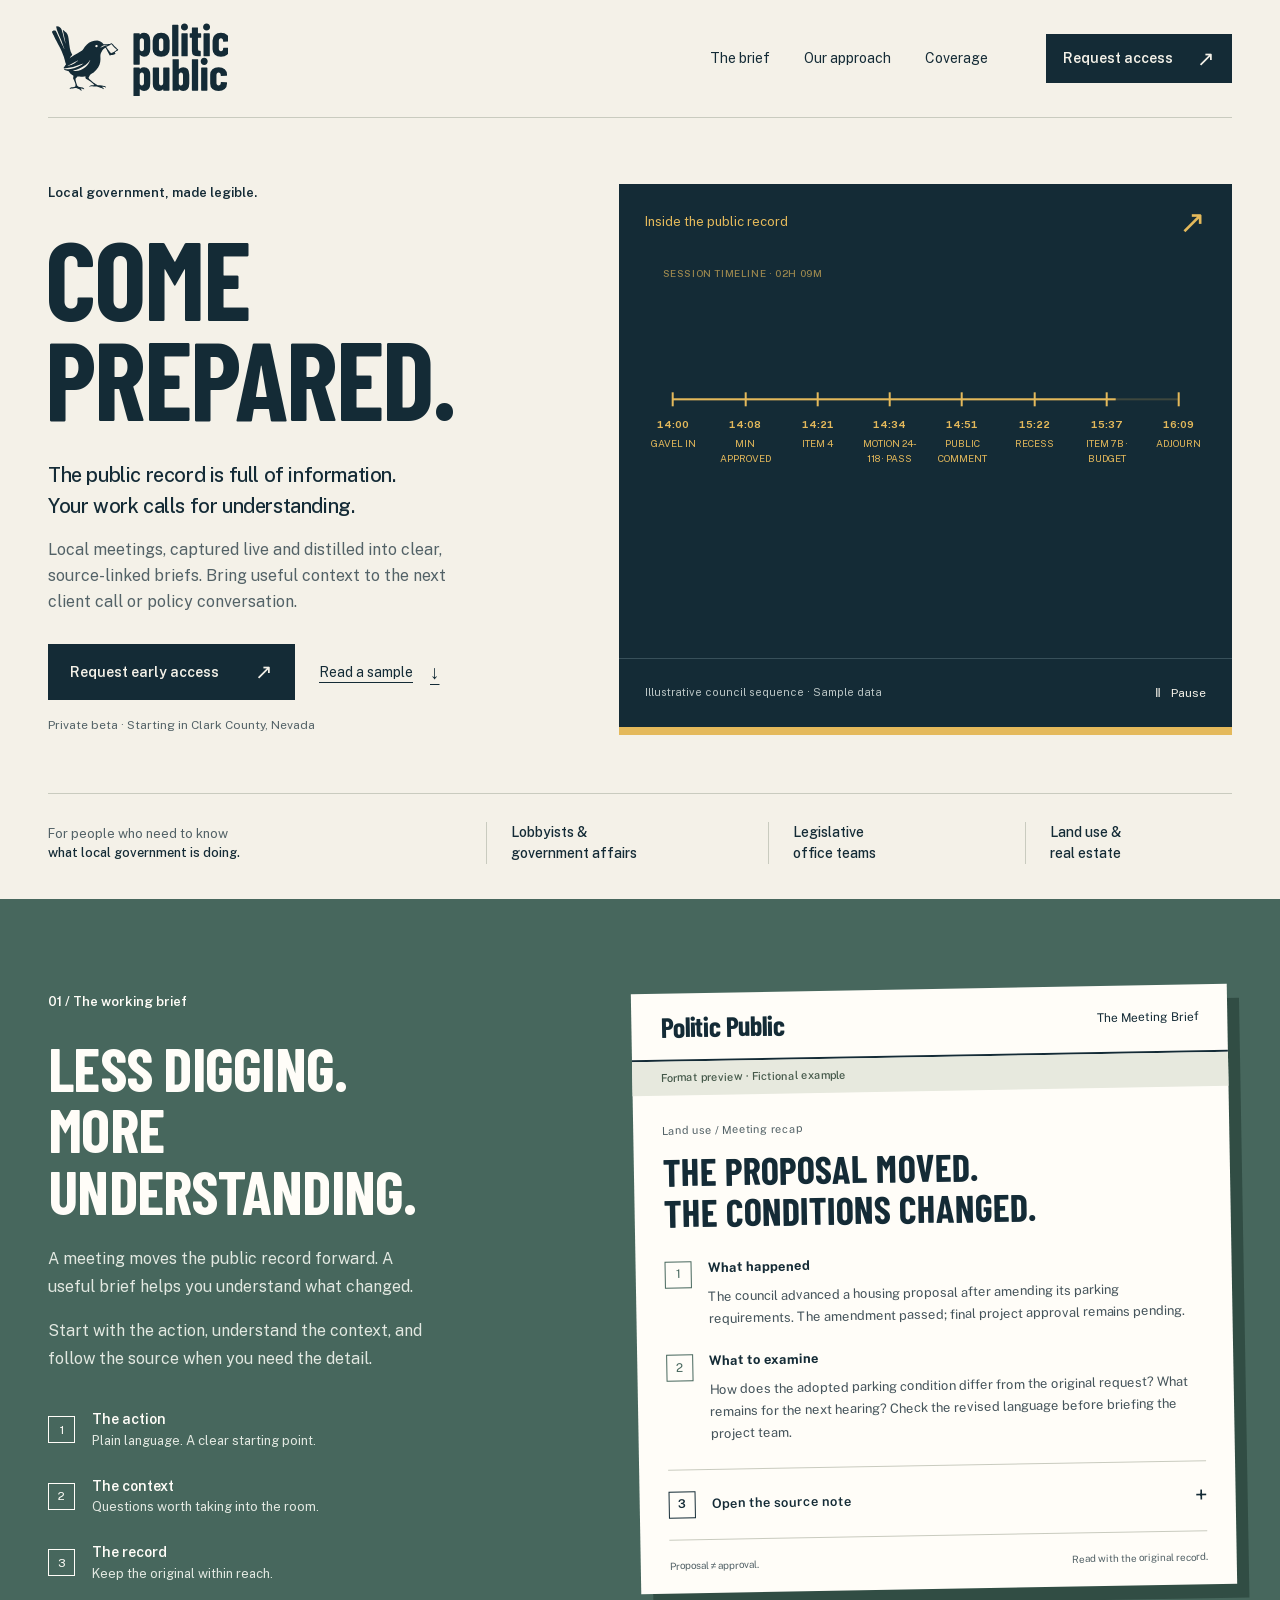
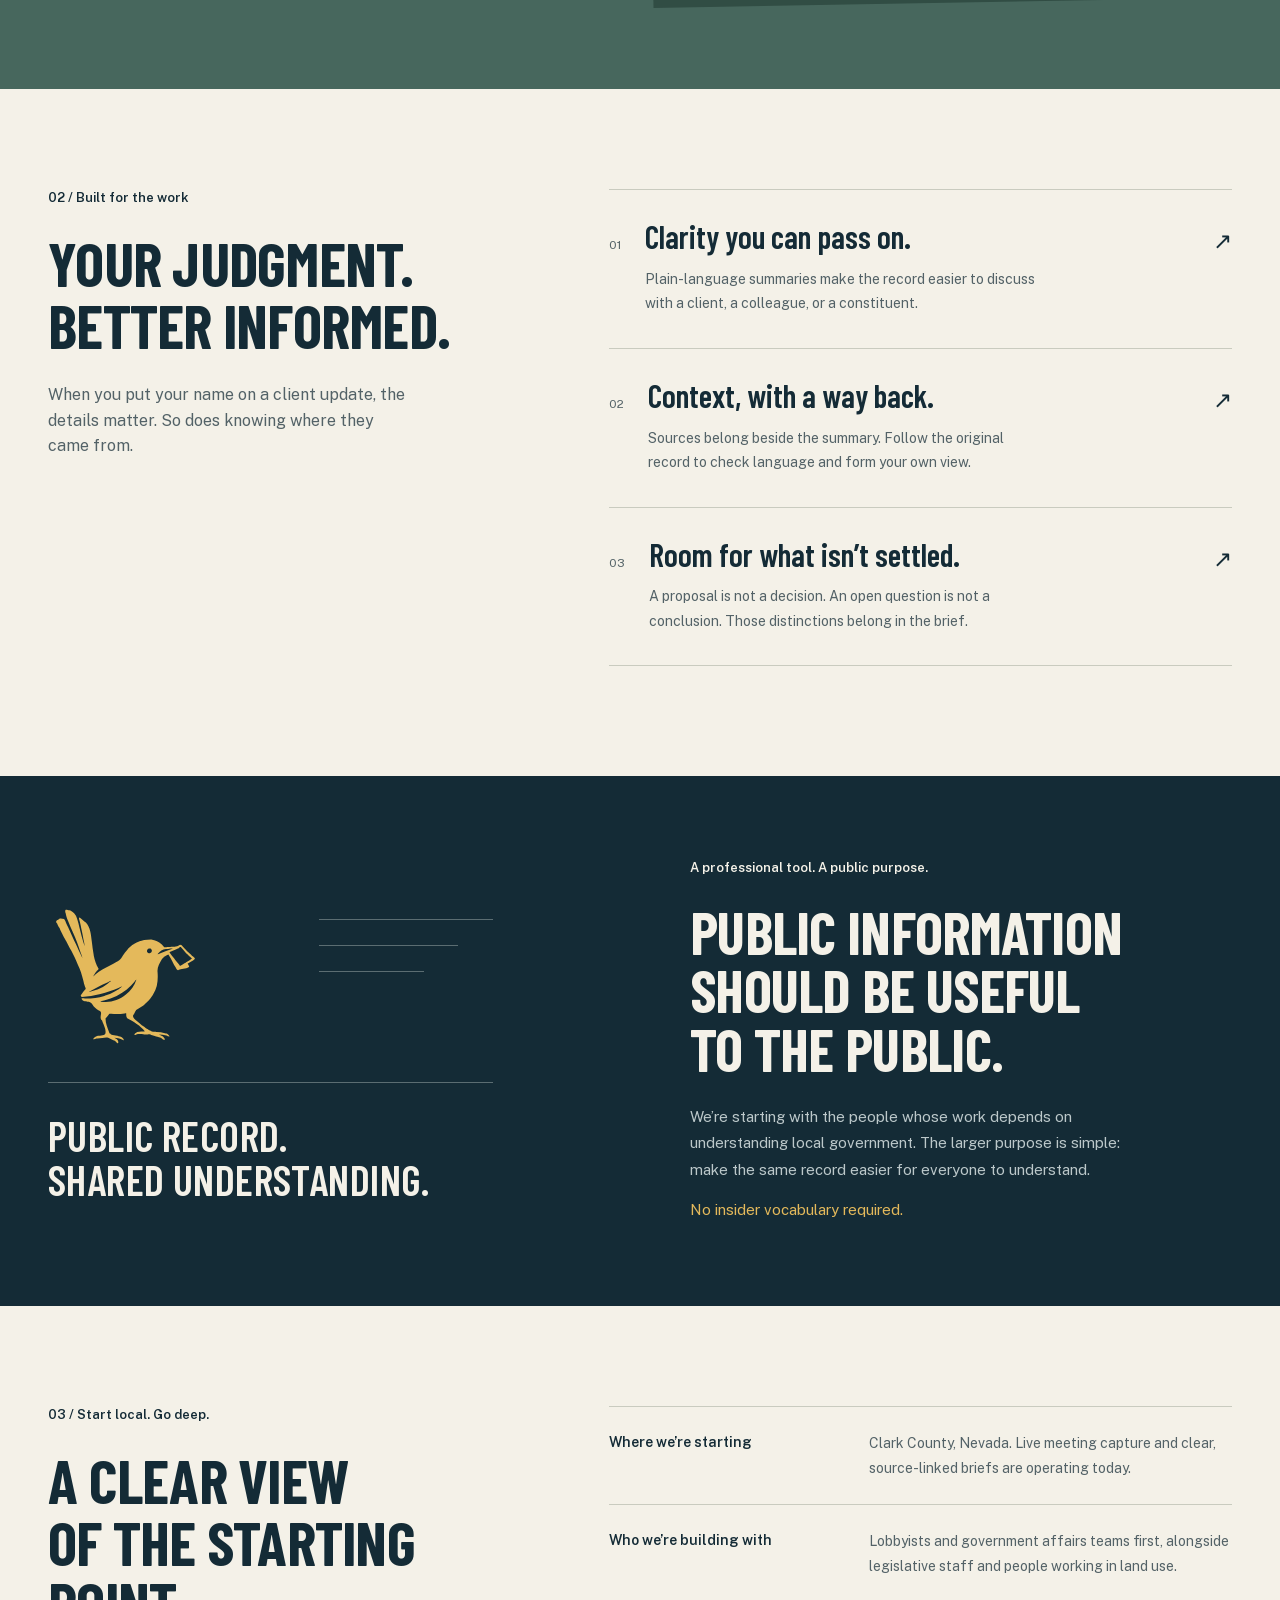
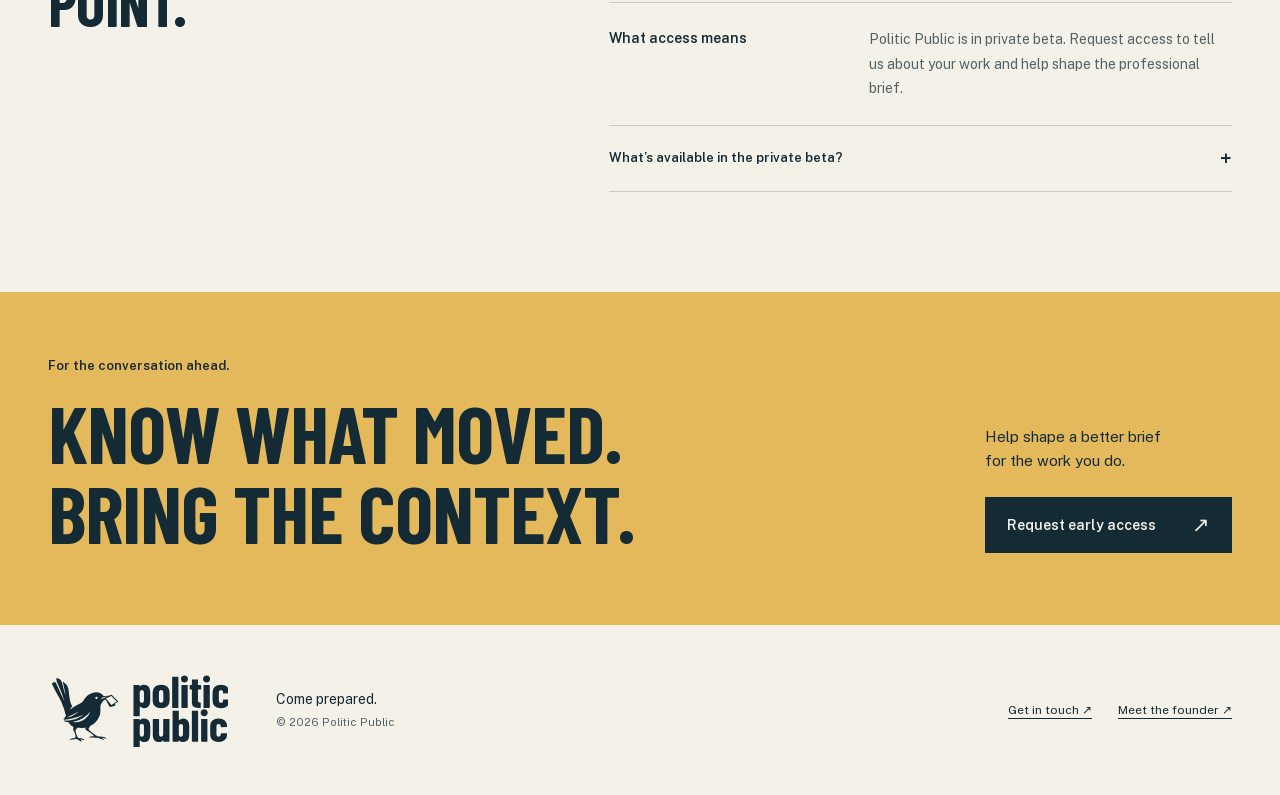
<file: brand/archive/original-motion.html>
<!doctype html>
<html lang="en">
<head>
<meta charset="utf-8">
<meta name="viewport" content="width=device-width,initial-scale=1">
<meta name="theme-color" content="#142b36">
<title>Politic Public — Previous motion treatment</title>
<meta name="robots" content="noindex">
<meta name="description" content="Local government, made legible. Clear, source-linked meeting briefs for lobbyists, government affairs teams, and the public. Explore the Politic Public private beta.">
<meta property="og:title" content="Politic Public — Come prepared.">
<meta property="og:description" content="Local government, made legible. Understand the proposal. Bring the context. Check the source.">
<meta property="og:type" content="website">
<meta property="og:image" content="https://politicpublic.com/assets/brand/social-card.png">
<meta name="twitter:card" content="summary_large_image">
<link rel="canonical" href="https://politicpublic.com/">
<link rel="icon" href="../../assets/brand/favicon-32.png" type="image/png" sizes="32x32">
<link rel="icon" href="../../assets/brand/favicon.ico" sizes="any">
<link rel="icon" href="../../assets/brand/favicon-16.png" type="image/png" sizes="16x16">
<link rel="icon" href="../../assets/brand/favicon.svg" type="image/svg+xml" sizes="any">
<link rel="apple-touch-icon" href="../../assets/brand/apple-touch-icon.png" sizes="180x180">
<link rel="preload" href="../../assets/fonts/barlow-condensed-latin-700.woff2" as="font" type="font/woff2" crossorigin>
<link rel="preload" href="../../assets/fonts/public-sans-latin-variable.woff2" as="font" type="font/woff2" crossorigin>
<link rel="stylesheet" href="../../assets/site.css">
<link rel="stylesheet" href="../../assets/montage.css">
<script src="../../assets/analytics.js" defer></script>
<script src="../../assets/montage.js" defer></script>
<script src="../../assets/site.js" defer></script>
</head>
<body>
<a class="skip-link" href="#main">Skip to content</a>
<header class="site-header wrap">
  <a class="brand" href="#" aria-label="Politic Public home"><img src="../../assets/brand/logo-ink.svg" width="180" height="74" alt="Politic Public"></a>
  <nav aria-label="Main navigation"><a href="#the-brief">The brief</a><a href="#our-approach">Our approach</a><a href="#coverage">Coverage</a></nav>
  <button class="button button-small" data-open-signup>Request access <span aria-hidden="true">↗</span></button>
</header>
<main id="main">
<section class="hero wrap" aria-labelledby="hero-title">
  <div class="hero-copy">
    <p class="eyebrow">Local government, made legible.</p>
    <h1 id="hero-title">Come<br><span>prepared.</span></h1>
    <p class="hero-description">The public record is full of information.<br class="desktop-break"> Your work calls for understanding.</p>
    <p class="hero-detail">Local meetings, captured live and distilled into clear, source-linked briefs. Bring useful context to the next client call or policy conversation.</p>
    <div class="hero-actions"><button class="button" data-open-signup>Request early access <span aria-hidden="true">↗</span></button><a class="text-link" href="#the-brief">Read a sample <span aria-hidden="true">↓</span></a></div>
    <p class="quiet-note">Private beta · Starting in Clark County, Nevada</p>
  </div>
  <figure class="chamber">
    <div class="chamber-heading"><span>Inside the public record</span><span class="chamber-symbol" aria-hidden="true">↗</span></div>
    <div class="montage-frame"><div id="heroMontage" aria-hidden="true"></div><noscript><div class="motion-fallback">The motion.<br>The context.<br>The public record.</div></noscript></div>
    <figcaption><span>Illustrative council sequence<span class="caption-detail"> · Sample data</span></span><button id="motion-toggle" type="button" aria-pressed="false"><span aria-hidden="true">Ⅱ</span> Pause</button></figcaption>
  </figure>
</section>
<div class="audience-strip wrap"><p>For people who need to know<br><strong>what local government is doing.</strong></p><span>Lobbyists &amp;<br>government affairs</span><span>Legislative<br>office teams</span><span>Land use &amp;<br>real estate</span></div>

<section class="brief-section" id="the-brief" aria-labelledby="brief-title">
<div class="wrap brief-layout">
  <div class="brief-intro"><p class="eyebrow">01 / The working brief</p><h2 id="brief-title">Less digging.<br>More understanding.</h2><p>A meeting moves the public record forward. A useful brief helps you understand what changed.</p><p>Start with the action, understand the context, and follow the source when you need the detail.</p>
    <div class="reading-key"><span class="key-number">1</span><p><strong>The action</strong><br>Plain language. A clear starting point.</p></div>
    <div class="reading-key"><span class="key-number">2</span><p><strong>The context</strong><br>Questions worth taking into the room.</p></div>
    <div class="reading-key"><span class="key-number">3</span><p><strong>The record</strong><br>Keep the original within reach.</p></div>
  </div>
  <article class="sample-brief" aria-label="Illustrative meeting brief">
    <header class="brief-masthead"><span>Politic Public</span><span>The Meeting Brief</span></header>
    <div class="sample-disclosure">Format preview · Fictional example</div>
    <div class="brief-document">
      <p class="document-meta">Land use / Meeting recap</p>
      <h3>The proposal moved.<br>The conditions changed.</h3>
      <div class="document-row"><span class="key-number">1</span><div><h4>What happened</h4><p>The council advanced a housing proposal after amending its parking requirements. The amendment passed; final project approval remains pending.</p></div></div>
      <div class="document-row"><span class="key-number">2</span><div><h4>What to examine</h4><p>How does the adopted parking condition differ from the original request? What remains for the next hearing? Check the revised language before briefing the project team.</p></div></div>
      <details class="source-note"><summary><span class="key-number">3</span><span>Open the source note</span><span class="expand-symbol" aria-hidden="true">+</span></summary><div><p>This example demonstrates the reading format. It does not describe a real application, meeting, or government action.</p><p>A published brief should identify its meeting, agenda item, and original source. Explore Clark County’s official records below.</p><a href="https://clark.legistar.com/Calendar.aspx" target="_blank" rel="noopener noreferrer">Clark County meeting records <span aria-hidden="true">↗</span></a></div></details>
      <footer class="document-footer"><span>Proposal ≠ approval.</span><span>Read with the original record.</span></footer>
    </div>
  </article>
</div>
</section>

<section class="approach-section wrap" id="our-approach" aria-labelledby="approach-title">
  <div class="section-heading"><p class="eyebrow">02 / Built for the work</p><h2 id="approach-title">Your judgment.<br>Better informed.</h2><p>When you put your name on a client update, the details matter. So does knowing where they came from.</p></div>
  <div class="principles">
    <article><span class="principle-index">01</span><div><h3>Clarity you can pass on.</h3><p>Plain-language summaries make the record easier to discuss with a client, a colleague, or a constituent.</p></div><span class="principle-mark" aria-hidden="true">↗</span></article>
    <article><span class="principle-index">02</span><div><h3>Context, with a way back.</h3><p>Sources belong beside the summary. Follow the original record to check language and form your own view.</p></div><span class="principle-mark" aria-hidden="true">↗</span></article>
    <article><span class="principle-index">03</span><div><h3>Room for what isn’t settled.</h3><p>A proposal is not a decision. An open question is not a conclusion. Those distinctions belong in the brief.</p></div><span class="principle-mark" aria-hidden="true">↗</span></article>
  </div>
</section>

<section class="public-section" aria-labelledby="public-title"><div class="wrap public-layout"><div class="public-graphic" aria-hidden="true"><img src="../../assets/brand/mark-gold.svg" alt="" width="185" height="185"><div class="record-lines"><span></span><span></span><span></span></div><p>PUBLIC RECORD.<br>SHARED UNDERSTANDING.</p></div><div><p class="eyebrow">A professional tool. A public purpose.</p><h2 id="public-title">Public information<br>should be useful<br>to the public.</h2><p>We’re starting with the people whose work depends on understanding local government. The larger purpose is simple: make the same record easier for everyone to understand.</p><p>No insider vocabulary required.</p></div></div></section>

<section class="coverage-section wrap" id="coverage" aria-labelledby="coverage-title"><div><p class="eyebrow">03 / Start local. Go deep.</p><h2 id="coverage-title">A clear view<br>of the starting point.</h2></div><div class="coverage-content"><div class="coverage-row"><h3>Where we’re starting</h3><p>Clark County, Nevada. Live meeting capture and clear, source-linked briefs are operating today.</p></div><div class="coverage-row"><h3>Who we’re building with</h3><p>Lobbyists and government affairs teams first, alongside legislative staff and people working in land use.</p></div><div class="coverage-row"><h3>What access means</h3><p>Politic Public is in private beta. Request access to tell us about your work and help shape the professional brief.</p></div><details class="coverage-faq"><summary>What’s available in the private beta?<span aria-hidden="true">+</span></summary><p>Live meeting capture and briefs are available. Request access to confirm which bodies and meetings we cover and how briefs fit your workflow. The animation above uses sample data; it is not a live feed.</p></details></div></section>

<section class="closing-section"><div class="wrap closing-inner"><p class="eyebrow">For the conversation ahead.</p><h2>Know what moved.<br>Bring the context.</h2><div><p>Help shape a better brief<br>for the work you do.</p><button class="button" data-open-signup>Request early access <span aria-hidden="true">↗</span></button></div></div></section>
</main>
<footer class="site-footer wrap"><a class="brand" href="#" aria-label="Politic Public home"><img src="../../assets/brand/logo-ink.svg" width="180" height="74" alt="Politic Public"></a><p>Come prepared.<br><span>© 2026 Politic Public</span></p><div><a href="mailto:carloscodesnice@gmail.com">Get in touch ↗</a><a href="https://www.linkedin.com/in/carlosdesantiago" target="_blank" rel="noopener noreferrer">Meet the founder ↗</a></div></footer>

<dialog id="signup-dialog" aria-labelledby="signup-title" aria-describedby="signup-description">
  <button class="dialog-close" aria-label="Close request form">×</button>
  <div id="signup-content"><p class="eyebrow">Politic Public / Private beta</p><h2 id="signup-title">Come in early.</h2><p id="signup-description">Tell us about your work. We’ll be in touch about early access.</p>
  <form id="signup-form">
    <div class="form-two"><label>Full name <span>(optional)</span><input name="name" autocomplete="name" maxlength="200"></label><label>Work email<input name="email" type="email" autocomplete="email" required maxlength="254"></label></div>
    <div class="form-two"><label>Organization <span>(optional)</span><input name="company" autocomplete="organization" maxlength="200"></label><label>Your role<select name="role"><option value="">Choose a role</option><option value="lobbyist">Lobbyist</option><option value="government_affairs">Government affairs</option><option value="legislative_aide">Legislative staff</option><option value="attorney">Attorney</option><option value="planner">Land use / real estate</option><option value="other">Other / resident</option></select></label></div>
    <fieldset><legend>What do you follow? <span>(optional)</span></legend><div class="topic-options">
      <label><input type="checkbox" name="topics" value="residential-zoning">Residential zoning</label><label><input type="checkbox" name="topics" value="commercial-real-estate">Commercial real estate</label><label><input type="checkbox" name="topics" value="budget-taxes">Budget &amp; taxes</label><label><input type="checkbox" name="topics" value="housing-homelessness">Housing &amp; homelessness</label><label><input type="checkbox" name="topics" value="infrastructure-roads">Infrastructure &amp; roads</label><label><input type="checkbox" name="topics" value="licensing-business">Licensing &amp; business</label><label><input type="checkbox" name="topics" value="public-safety">Public safety</label><label><input type="checkbox" name="topics" value="parks">Parks &amp; recreation</label><label><input type="checkbox" name="topics" value="courts-justice">Courts &amp; justice</label><label><input type="checkbox" name="topics" value="animal-welfare">Animal welfare</label>
    </div></fieldset>
    <label class="zip-field">ZIP code <span>(optional)</span><input name="zip" autocomplete="postal-code" inputmode="numeric" pattern="[0-9]{5}" maxlength="5" title="Enter a five-digit ZIP code"></label>
    <div class="honeypot" aria-hidden="true"><label>Website<input name="website" tabindex="-1" autocomplete="off"></label></div>
    <p class="form-note">Your details help us follow up about Politic Public and the topics you select.</p><p id="form-error" class="form-error" role="alert"></p>
    <button class="button" id="signup-submit" type="submit">Send request <span aria-hidden="true">↗</span></button>
  </form></div>
  <div id="signup-success" hidden><p class="eyebrow">Request received</p><h2 tabindex="-1">You’re on the list.</h2><p>Thank you for telling us about your work. We’ll be in touch about early access.</p><button class="button" data-close-signup>Back to the page <span aria-hidden="true">↗</span></button></div>
</dialog>
</body>
</html>
</file>
<file: assets/site.css>
@font-face{font-family:'Barlow Condensed';src:url('fonts/barlow-condensed-latin-700.woff2') format('woff2');font-style:normal;font-weight:700;font-display:swap}
@font-face{font-family:'Barlow Condensed';src:url('fonts/barlow-condensed-latin-600.woff2') format('woff2');font-style:normal;font-weight:600;font-display:swap}
@font-face{font-family:'Public Sans';src:url('fonts/public-sans-latin-variable.woff2') format('woff2');font-style:normal;font-weight:400 700;font-display:swap}
:root{--ink:#142b36;--paper:#f4f1e8;--white:#fffdf8;--ochre:#e4b95b;--green:#47675d;--rule:#c9cbbf;--muted:#536267;--font-display:'Barlow Condensed','Arial Narrow',sans-serif;--font-body:'Public Sans',Arial,sans-serif}
*{box-sizing:border-box}html{scroll-behavior:smooth;scroll-padding-top:24px}body{margin:0;background:var(--paper);color:var(--ink);font:16px/1.6 var(--font-body)}button,input,select{font:inherit}button,a{-webkit-tap-highlight-color:transparent}button{cursor:pointer}a{color:inherit}button{color:inherit}img{display:block;max-width:100%}p,h1,h2,h3,h4,figure{margin:0}a,button,input,select,summary{outline-offset:5px}:focus-visible{outline:3px solid #95670f}.wrap{width:min(1320px,calc(100% - 96px));margin-inline:auto}.skip-link{position:fixed;top:-70px;left:16px;z-index:99;background:var(--ochre);padding:12px}.skip-link:focus{top:16px}.site-header{height:118px;display:flex;align-items:center;justify-content:space-between;border-bottom:1px solid var(--rule);gap:24px}.brand{flex-shrink:0;text-decoration:none}.brand img{width:180px;height:auto}.site-header nav{display:flex;gap:34px;margin-left:auto;margin-right:34px;font-size:14px}.site-header nav a{text-decoration:none}.site-header nav a:hover{text-decoration:underline;text-underline-offset:5px}.button{display:inline-flex;align-items:center;justify-content:space-between;gap:36px;background:var(--ink);border:1px solid var(--ink);color:var(--paper);padding:16px 21px;font-size:14px;font-weight:600;text-decoration:none;transition:background .16s,color .16s}.button:hover{background:var(--green);border-color:var(--green)}.button span{font-size:21px;font-weight:400;line-height:1}.button-small{padding:12px 16px;gap:24px}.eyebrow{font-size:13px;font-weight:600;line-height:1.4;margin-bottom:25px}.hero{display:grid;grid-template-columns:.91fr 1.09fr;gap:60px;padding-block:66px 58px;align-items:center}.hero h1{font:700 clamp(86px,8.6vw,124px)/.91 var(--font-display);text-transform:uppercase;letter-spacing:-.018em;margin-left:-3px}.hero h1 span{position:relative}.hero-description{margin-top:32px;font-size:20px;line-height:1.55;font-weight:500;letter-spacing:-.02em}.hero-detail{max-width:410px;margin-top:15px;color:var(--muted);font-size:16px;line-height:1.65}.hero-actions{display:flex;flex-wrap:wrap;align-items:center;gap:24px;margin-top:28px}.text-link{font-size:14px;text-underline-offset:5px;display:inline-flex;gap:17px;align-items:center}.text-link span{font-size:19px}.quiet-note{font-size:12px;color:var(--muted);margin-top:16px}.chamber{background:var(--ink);color:var(--paper);align-self:stretch;min-width:0;display:flex;flex-direction:column;position:relative}.chamber:after{content:'';position:absolute;left:0;right:0;height:8px;bottom:0;background:var(--ochre)}.chamber-heading{padding:22px 26px 0;display:flex;justify-content:space-between;align-items:center;font-size:13px;color:var(--ochre)}.chamber-symbol{font-size:32px;line-height:1}.montage-frame{height:390px;min-height:340px;position:relative;flex:1;overflow:hidden}#heroMontage{position:absolute;inset:0}.chamber figcaption{display:flex;justify-content:space-between;align-items:center;gap:16px;padding:16px 26px 24px;font-size:11px;color:#b9c4c4;border-top:1px solid #38505a}.chamber figcaption button{background:transparent;color:var(--paper);border:0;display:flex;align-items:center;gap:10px;padding:7px 0;font-size:12px;min-height:36px;min-width:65px;justify-content:flex-end}.motion-fallback{font:700 56px/1 var(--font-display);color:var(--ochre);padding:40px;text-transform:uppercase}.audience-strip{border-top:1px solid var(--rule);display:grid;grid-template-columns:1.6fr 1fr .9fr .8fr;gap:24px;padding-block:28px 35px;align-items:center;font-size:14px;line-height:1.5}.audience-strip p{font-size:13px;color:var(--muted)}.audience-strip strong{font-weight:500;color:var(--ink)}.audience-strip>span{padding-left:24px;border-left:1px solid var(--rule);font-weight:500}
h2{font:700 clamp(44px,4.8vw,68px)/1 var(--font-display);text-transform:uppercase;letter-spacing:-.012em}.brief-section{background:var(--green);color:var(--white);padding-block:90px 100px}.brief-layout{display:grid;grid-template-columns:.9fr 1.1fr;gap:100px;align-items:center}.brief-intro>p:not(.eyebrow){max-width:380px;margin-top:24px;line-height:1.75;color:#e2e8e1}.brief-intro>p+p:not(.eyebrow){margin-top:16px}.reading-key{display:flex;align-items:center;gap:17px;margin-top:23px}.brief-intro>.reading-key:first-of-type{margin-top:35px}.key-number{border:1px solid currentColor;width:27px;height:27px;flex-shrink:0;display:inline-flex;align-items:center;justify-content:center;font-size:12px;line-height:1}.reading-key p{font-size:13px;line-height:1.6;color:#e2e8e1}.reading-key strong{color:var(--white);font-size:14px;font-weight:600}.sample-brief{background:var(--white);color:var(--ink);box-shadow:12px 14px 0 #314d44;transform:rotate(-1deg)}.brief-masthead{display:flex;justify-content:space-between;align-items:center;gap:20px;border-bottom:2px solid var(--ink);padding:19px 29px;font-size:12px}.brief-masthead span:first-child{font:700 28px/1 var(--font-display);letter-spacing:-.03em}.sample-disclosure{padding:8px 29px;background:#e7e9de;color:#435748;font-size:11px;font-weight:500}.brief-document{padding:27px 29px 20px}.document-meta{font-size:11px;color:var(--muted)}.brief-document h3{font:700 clamp(30px,3vw,42px)/1.05 var(--font-display);margin:12px 0 26px;text-transform:uppercase;max-width:430px}.document-row{display:flex;gap:16px;margin-top:21px}.document-row .key-number{margin-top:3px;color:var(--green)}.document-row h4{font-size:13px;margin-bottom:7px}.document-row p{font-size:13px;line-height:1.7;color:#45545b}.source-note{margin-top:24px;border-top:1px solid var(--rule);border-bottom:1px solid var(--rule)}summary{cursor:pointer;list-style:none}summary::-webkit-details-marker{display:none}.source-note summary{display:flex;gap:16px;align-items:center;padding:16px 0;font-size:13px;font-weight:600}.expand-symbol{margin-left:auto;font-size:23px;font-weight:400}.source-note[open] .expand-symbol{transform:rotate(45deg)}.source-note>div{font-size:12px;line-height:1.65;padding:0 0 18px 43px}.source-note>div p{margin-bottom:12px}.source-note>div a{text-underline-offset:3px}.document-footer{font-size:10px;display:flex;justify-content:space-between;gap:16px;padding-top:17px;color:var(--muted)}
.approach-section{padding-block:100px 110px;display:grid;grid-template-columns:.85fr 1.15fr;gap:100px}.section-heading>p:last-child{max-width:365px;color:var(--muted);margin-top:27px}.principles article{display:flex;align-items:baseline;gap:24px;border-top:1px solid var(--rule);padding:28px 0 32px}.principles article:last-child{border-bottom:1px solid var(--rule)}.principle-index{font-size:12px;color:var(--muted)}.principles h3{font:600 32px/1.15 var(--font-display);margin-bottom:12px}.principles p{font-size:14px;color:var(--muted);max-width:400px;line-height:1.75}.principle-mark{font-size:23px;margin-left:auto}.public-section{background:var(--ink);color:var(--paper);padding-block:83px}.public-layout{display:grid;grid-template-columns:1fr 1fr;gap:100px;align-items:center}.public-layout h2{font-size:clamp(44px,4.6vw,64px)}.public-layout>div>p:not(.eyebrow){max-width:470px;color:#bcc8ca;font-size:15px;margin-top:25px;line-height:1.75}.public-layout>div>p:last-child{margin-top:14px;color:var(--ochre)}.public-graphic{padding:18px 0 0;position:relative;max-width:445px}.public-graphic>img{width:155px;height:155px;margin-bottom:28px}.record-lines{position:absolute;right:0;top:38px;width:39%;display:flex;flex-direction:column;gap:25px}.record-lines span{height:1px;background:#5b6d72}.record-lines span:nth-child(2){width:80%}.record-lines span:nth-child(3){width:60%}.public-graphic p{font:600 42px/1.05 var(--font-display)!important;color:var(--paper)!important;letter-spacing:.01em;border-top:1px solid #5b6d72;padding-top:30px;max-width:none!important}
.coverage-section{padding-block:100px;display:grid;grid-template-columns:.85fr 1.15fr;gap:100px}.coverage-row{display:grid;grid-template-columns:.65fr 1fr;gap:25px;border-top:1px solid var(--rule);padding:24px 0}.coverage-row h3{font-size:14px;font-weight:600}.coverage-row p{font-size:14px;color:var(--muted);line-height:1.75}.coverage-faq{border-block:1px solid var(--rule)}.coverage-faq summary{display:flex;justify-content:space-between;gap:20px;font-size:13px;font-weight:600;padding:22px 0}.coverage-faq summary span{font-size:21px;line-height:1}.coverage-faq[open] summary span{transform:rotate(45deg)}.coverage-faq p{font-size:14px;color:var(--muted);padding-bottom:24px}.closing-section{background:var(--ochre);padding-block:65px 72px}.closing-inner{display:grid;grid-template-columns:1fr auto;column-gap:48px;align-items:end}.closing-inner>.eyebrow{grid-column:1/-1;margin-bottom:17px}.closing-inner h2{font-size:clamp(60px,6.3vw,88px)}.closing-inner>div p{margin-bottom:24px;font-size:15px}.site-footer{display:flex;align-items:center;gap:48px;padding-block:48px}.site-footer>p{font-size:14px}.site-footer>p span{font-size:11px;color:var(--muted)}.site-footer>div{margin-left:auto;display:flex;gap:26px;font-size:12px}.site-footer a{text-underline-offset:4px}
#signup-dialog{border:0;padding:40px;background:var(--paper);color:var(--ink);width:min(650px,calc(100% - 32px));max-height:90dvh;overflow:auto}#signup-dialog::backdrop{background:rgba(11,28,37,.76)}.dialog-close{position:absolute;right:14px;top:10px;background:none;border:0;width:44px;height:44px;font-size:30px}.dialog-close:hover{background:#e4e4d9}#signup-dialog h2{font-size:52px;margin-bottom:16px}#signup-dialog .eyebrow{margin-bottom:20px}#signup-description{font-size:14px;color:var(--muted);margin-bottom:26px}body.dialog-open{overflow:hidden}form label{font-size:12px;font-weight:600;display:block}form label span,legend span{font-weight:400;color:var(--muted)}input:not([type=checkbox]),select{width:100%;padding:10px 12px;border:1px solid #aab4ae;background:var(--white);margin-top:6px;min-height:44px;border-radius:0;font-size:14px;color:var(--ink)}.form-two{display:grid;grid-template-columns:1fr 1fr;gap:18px;margin-bottom:20px}fieldset{padding:0;border:0;margin:0 0 20px}legend{font-size:12px;font-weight:600;margin-bottom:12px}.topic-options{display:grid;grid-template-columns:1fr 1fr;gap:12px 20px}.topic-options label{display:flex;align-items:center;font-weight:400;gap:9px;font-size:11px;line-height:1.35;cursor:pointer}.topic-options input{accent-color:var(--green);width:16px;height:16px;margin:0;flex-shrink:0}.zip-field{max-width:150px}.honeypot{position:absolute;left:-10000px;width:1px;height:1px;overflow:hidden}.form-note{font-size:11px;color:var(--muted);margin-top:20px}.form-error{font-size:13px;color:#8b2c20;margin-top:14px}.form-error:empty{display:none}#signup-submit{margin-top:20px;width:100%}.button:disabled{opacity:.6;cursor:wait}#signup-success p:not(.eyebrow){margin:20px 0 28px;font-size:15px}#signup-success[hidden]{display:none}
@media(min-width:1600px){.hero{padding-block:78px}.montage-frame{min-height:425px}}
@media(max-width:1100px){.wrap{width:calc(100% - 64px)}.hero{gap:35px}.hero h1{font-size:100px}.hero-description{font-size:18px}.hero-actions{gap:20px}.caption-detail{display:none}.brief-layout,.approach-section,.public-layout,.coverage-section{gap:55px}.brief-document{padding-inline:24px}.principles h3{font-size:29px}.site-header nav{gap:22px;margin-right:10px}}
@media(max-width:800px){.site-header{height:98px}.site-header .brand img{width:160px;height:auto}.site-header nav{display:none}.hero{grid-template-columns:1fr;padding-block:42px;gap:34px}.hero-copy{max-width:590px}.hero h1{font-size:clamp(94px,16vw,126px)}.hero-description{font-size:20px;margin-top:25px}.hero-detail{max-width:490px}.montage-frame{height:370px;flex:auto}.chamber{min-height:465px}.audience-strip{grid-template-columns:repeat(3,1fr);gap:22px;font-size:13px;padding-block:25px 30px}.audience-strip p{grid-column:1/-1}.audience-strip p br{display:none}.audience-strip>span{padding-left:14px}.brief-layout,.approach-section,.coverage-section{grid-template-columns:1fr;gap:45px}.brief-intro>p:not(.eyebrow){max-width:550px}.reading-key{display:none}.brief-section{padding-block:60px 70px}.sample-brief{max-width:610px;width:100%;margin-inline:auto;transform:none;box-shadow:7px 8px 0 #314d44}.brief-document{padding:28px}.brief-document h3{font-size:42px}.section-heading>p:last-child{max-width:530px}.approach-section,.coverage-section{padding-block:65px}.public-layout{gap:45px}.public-layout h2{font-size:44px}.public-graphic>img{width:110px;height:110px}.public-graphic p{font-size:32px!important}.record-lines{width:36%;top:30px;gap:22px}.public-section{padding-block:60px}.coverage-row{grid-template-columns:.65fr 1fr}.closing-inner{gap:25px}.closing-inner h2{font-size:60px}.closing-inner .button{gap:22px}.site-footer{gap:30px}.site-footer>div{flex-direction:column;gap:10px}.site-footer>p{font-size:12px}}
@media(max-width:520px){.wrap{width:calc(100% - 40px)}.site-header{height:92px;gap:12px}.site-header .brand img{width:147px;height:auto}.button-small{padding:11px 12px;font-size:12px;gap:12px}.hero{padding-top:33px;gap:32px}.hero .eyebrow{margin-bottom:25px;font-size:12px}.hero h1{font-size:clamp(70px,22.7vw,96px);line-height:.9}.hero-description{font-size:18px;margin-top:27px}.hero-detail{font-size:15px}.hero-actions{gap:22px}.hero-actions .button{padding:15px;gap:18px;font-size:13px}.hero-actions .text-link{font-size:12px;gap:10px}.quiet-note{font-size:10px}.chamber{min-height:415px}.chamber-heading{padding:20px 20px 0;font-size:12px}.montage-frame{height:315px;min-height:315px}.chamber figcaption{padding:10px 18px 20px;gap:10px;font-size:10px}.chamber figcaption button{font-size:11px}.audience-strip{font-size:11px;gap:14px}.audience-strip p{font-size:12px}.audience-strip>span{padding-left:10px}.brief-section{padding-block:52px 60px}.brief-layout{gap:32px}h2{font-size:44px}.brief-intro>p:not(.eyebrow){font-size:14px}.brief-masthead{padding:17px 20px;font-size:10px}.brief-masthead span:first-child{font-size:25px}.sample-disclosure{padding-inline:20px;font-size:10px}.brief-document{padding:24px 20px 17px}.brief-document h3{font-size:34px}.document-row{gap:12px}.document-row p{font-size:12px}.document-footer{font-size:9px;gap:12px}.source-note summary{font-size:12px;gap:12px}.source-note>div{padding-left:0}.public-layout{grid-template-columns:1fr;gap:35px}.public-graphic{display:none}.public-layout h2{font-size:49px}.public-layout>div>p:not(.eyebrow){font-size:14px}.approach-section,.coverage-section{padding-block:58px;gap:35px}.section-heading>p:last-child{font-size:14px}.principles article{gap:18px}.principles h3{font-size:28px}.principles p{font-size:13px}.coverage-row{grid-template-columns:1fr;gap:10px}.coverage-row p{font-size:13px}.coverage-faq summary{font-size:12px}.closing-section{padding-block:45px 50px}.closing-inner{grid-template-columns:1fr;gap:22px}.closing-inner>.eyebrow{margin-bottom:0}.closing-inner h2{font-size:60px}.closing-inner>div{display:flex;flex-direction:column;align-items:flex-start;gap:18px}.closing-inner>div p{font-size:14px;margin-bottom:0}.site-footer{flex-wrap:wrap;padding-block:32px;gap:24px}.site-footer .brand img{width:147px;height:auto}.site-footer>p{margin-left:auto}.site-footer>div{flex-direction:row;gap:28px;width:100%;margin-top:8px;font-size:11px}#signup-dialog{padding:32px 24px}#signup-dialog h2{font-size:44px}.form-two{grid-template-columns:1fr;gap:16px}.topic-options{gap:14px 12px}.topic-options label{font-size:10px}.desktop-break{display:none}}
@media(max-width:360px){.site-header .brand img{width:136px}.site-header .button-small{padding:10px;font-size:11px;gap:7px}.site-header .button-small span{font-size:18px}}
@media(prefers-reduced-motion:reduce){html{scroll-behavior:auto}*,*::before,*::after{transition:none!important;animation:none!important}}

/* Existing organizations retained from the previous public landing page. */
.backing-section{background:var(--ink);color:var(--paper);padding-block:30px}
.backing-inner{display:grid;grid-template-columns:140px 1fr;align-items:center;gap:40px}
.backing-label{font-size:13px;font-weight:500;color:#bdc8c9}
.backing-logos{display:grid;grid-template-columns:repeat(4,minmax(0,1fr));align-items:center;gap:28px}
.backing-logo{display:flex;align-items:center;justify-content:center;gap:9px;min-height:68px;text-decoration:none}
.backing-logo svg{display:block;flex-shrink:0}
.backing-logo-name{font-size:21px;font-weight:600;letter-spacing:-.02em;white-space:nowrap}
.backing-logo-name>span{color:var(--ochre)}
.backing-logo img{display:block;width:144px;height:auto;object-fit:contain;filter:brightness(0) invert(.95)}
.backing-logo--sba img{width:204px;filter:none}
.backing-logo:focus-visible{outline-color:var(--ochre)}
@media(max-width:1100px){.backing-inner{grid-template-columns:105px 1fr;gap:24px}.backing-logos{gap:20px}}
@media(max-width:800px){.backing-inner{grid-template-columns:1fr;gap:18px}.backing-logos{gap:22px}.backing-logo-name{font-size:19px}}
@media(max-width:600px){.backing-section{padding-block:27px 30px}.backing-label{font-size:12px}.backing-logos{grid-template-columns:repeat(2,minmax(0,1fr));gap:14px 24px}.backing-logo{min-height:58px}.backing-logo img{width:134px}.backing-logo--sba img{width:176px}}
@media(max-width:360px){.backing-logo-name{font-size:18px}.backing-logo{gap:6px}.backing-logo img{max-width:100%}}
</file>
<file: assets/montage.css>
/* Preserved council montage, sized to its own panel rather than the viewport. */
#heroMontage.mg-montage {
  --mg-gold: #e4b95b;
  --mg-dim: rgba(228, 185, 91, .66);
  --mg-faint: rgba(228, 185, 91, .20);
  position: absolute;
  inset: 0;
  overflow: hidden;
  container-type: size;
  pointer-events: none;
  background: #142b36;
  color: var(--mg-gold);
  font-family: var(--font-body, Arial, sans-serif);
  isolation: isolate;
}
.mg-montage *, .mg-montage *::before, .mg-montage *::after { box-sizing: border-box; }
.mg-shot {
  position: absolute;
  inset: 0;
  display: flex;
  flex-direction: column;
  align-items: center;
  justify-content: center;
  padding: 60px 7%;
  color: var(--mg-gold);
}
.mg-meta {
  position: absolute;
  top: 28px;
  max-width: 65%;
  font-size: clamp(9px, 1.65cqw, 11px);
  line-height: 1.4;
  font-weight: 500;
  letter-spacing: .06em;
  color: var(--mg-dim);
  text-transform: uppercase;
}
.mg-meta-left { left: 7%; }
.mg-meta-right { right: 7%; max-width: 25%; text-align: right; }
.mg-meta-foot { top: auto; bottom: 28px; left: 7%; }
.mg-centered { display: flex; flex-direction: column; align-items: center; text-align: center; width: 100%; }
.mg-tally { display: flex; gap: 7cqw; align-items: flex-end; }
.mg-tally-cell { display: flex; flex-direction: column; align-items: center; }
.mg-tally-number {
  font-family: var(--font-display, Arial, sans-serif);
  font-size: clamp(52px, 18cqw, 150px);
  line-height: .9;
  font-weight: 700;
  font-variant-numeric: tabular-nums;
  letter-spacing: -.06em;
}
.mg-tally-label { font-size: 10px; font-weight: 600; letter-spacing: .10em; margin-top: 16px; }
.mg-roll { display: flex; flex-direction: column; width: 85%; }
.mg-roll-row {
  display: flex;
  justify-content: space-between;
  gap: 12px;
  padding: clamp(5px, 1.3cqh, 9px) 0;
  border-bottom: 1px solid var(--mg-faint);
  font-size: clamp(11px, 2.5cqw, 16px);
  line-height: 1.25;
  transition: opacity 60ms linear;
}
.mg-roll-vote { font-weight: 700; }
.mg-passed {
  font-family: var(--font-display, Arial, sans-serif);
  font-size: clamp(52px, 16cqw, 120px);
  line-height: .9;
  font-weight: 800;
  letter-spacing: -.06em;
}
.mg-passed-caption, .mg-timer-caption, .mg-stat-caption {
  margin-top: 20px;
  font-size: clamp(10px, 1.9cqw, 13px);
  line-height: 1.5;
  letter-spacing: .08em;
  color: var(--mg-dim);
}
.mg-passed-arrow { margin-top: 26px; opacity: 0; transition: opacity 80ms; }
.mg-budget { display: flex; flex-direction: column; justify-content: center; gap: 24px; width: 100%; }
.mg-budget-row { display: flex; align-items: center; gap: 14px; }
.mg-budget-label { width: 27%; flex-shrink: 0; font-size: clamp(9px, 2cqw, 12px); font-weight: 600; letter-spacing: .03em; }
.mg-budget-track { flex: 1; height: 12px; background: var(--mg-faint); position: relative; }
.mg-budget-fill { position: absolute; inset: 0; width: 0; background: var(--mg-gold); }
.mg-budget-amount { width: 15%; flex-shrink: 0; text-align: right; font-size: clamp(10px, 2cqw, 13px); font-variant-numeric: tabular-nums; }
.mg-topics { display: flex; flex-direction: column; justify-content: center; width: 100%; gap: 4px; }
.mg-topic {
  font-family: var(--font-display, Arial, sans-serif);
  font-size: clamp(16px, 4.2cqw, 31px);
  font-weight: 700;
  line-height: 1.2;
  letter-spacing: -.04em;
  transition: color 80ms, text-decoration 80ms;
}
.mg-timer {
  font-family: var(--font-display, Arial, sans-serif);
  font-size: clamp(86px, 25cqw, 190px);
  line-height: .85;
  font-weight: 700;
  letter-spacing: -.06em;
  font-variant-numeric: tabular-nums;
}
.mg-map { display: grid; grid-template-columns: repeat(16, 1fr); grid-template-rows: repeat(12, 1fr); gap: 3px; width: 100%; height: 64cqh; }
.mg-quote {
  font-family: var(--font-display, Arial, sans-serif);
  font-size: clamp(24px, 6.2cqw, 46px);
  line-height: 1.12;
  font-weight: 600;
  letter-spacing: -.045em;
  max-width: 100%;
  text-align: center;
}
.mg-donut { width: min(60cqh, 66cqw); height: auto; display: block; overflow: visible; }
.mg-timeline { width: 96%; }
.mg-timeline-bar { position: relative; height: 2px; background: var(--mg-faint); }
.mg-timeline-fill { position: absolute; left: 0; top: 0; bottom: 0; width: 0; background: var(--mg-gold); }
.mg-timeline-tick { position: absolute; top: -6px; width: 2px; height: 14px; background: var(--mg-faint); transform: translateX(-1px); }
.mg-timeline-labels { position: relative; margin-top: 18px; height: 80px; }
.mg-timeline-label {
  position: absolute;
  transform: translateX(-50%);
  width: 12%;
  text-align: center;
  font-size: clamp(8px, 1.6cqw, 10px);
  line-height: 1.5;
  color: var(--mg-faint);
  transition: color 80ms;
}
.mg-timeline-time { font-weight: 700; font-variant-numeric: tabular-nums; }
.mg-timeline-caption { margin-top: 4px; }
.mg-stat { transform: scale(.96); transition: transform 600ms ease-out; }
.mg-stat-number {
  font-family: var(--font-display, Arial, sans-serif);
  font-size: clamp(50px, 17cqw, 140px);
  line-height: .9;
  font-weight: 800;
  letter-spacing: -.055em;
}
.mg-trends { display: flex; flex-direction: column; justify-content: space-between; width: 100%; height: 59cqh; }
.mg-trends-row { display: flex; align-items: center; gap: 18px; }
.mg-trends-label { width: 30%; flex-shrink: 0; font-size: clamp(9px, 1.9cqw, 12px); line-height: 1.4; font-weight: 500; letter-spacing: .02em; }
.mg-trends-line { flex: 1; min-width: 0; height: 8cqh; }
.mg-flash { position: absolute; inset: 0; background: var(--mg-gold); opacity: 0; pointer-events: none; z-index: 10; }
@container (max-width: 420px) {
  .mg-meta { top: 24px; }
  .mg-meta-foot { top: auto; bottom: 24px; }
  .mg-roll { width: 100%; }
  .mg-budget { gap: 27px; }
  .mg-budget-row { gap: 10px; }
  .mg-timeline-label { width: 22%; font-size: 9px; }
  .mg-timeline-label:nth-child(even) { top: 78px; }
  .mg-timeline-labels { height: 145px; }
  .mg-timeline-label:nth-child(even)::before { content: ''; display: block; position: absolute; left: 50%; bottom: calc(100% + 4px); height: 67px; width: 1px; background: var(--mg-faint); }
}
@media (prefers-reduced-motion: reduce) {
  .mg-montage * { transition: none !important; }
}
</file>
<file: assets/record-motion.css>
/* Politic Public motion system: a meeting record unfolds at reading pace. */
.chamber-editorial {
  background: var(--white);
  color: var(--ink);
  border: 1px solid var(--rule);
}
.chamber-editorial::after {
  inset: auto 7px -6px;
  height: 5px;
  background: transparent;
  border-bottom: 1px solid var(--rule);
  border-inline: 1px solid var(--rule);
}
.chamber-editorial .chamber-heading {
  margin: 0 28px;
  padding: 20px 0 16px;
  border-bottom: 1px solid var(--rule);
  color: var(--ink);
  gap: 18px;
  font-weight: 600;
}
.chamber-editorial .chamber-heading img { width: 39px; height: 39px; }
.chamber-editorial .montage-frame { min-height: 390px; }
.chamber-editorial #heroMontage {
  --mg-gold: var(--ink);
  --mg-dim: var(--green);
  --mg-faint: var(--rule);
  background: var(--white);
  color: var(--ink);
}
.chamber-editorial .mg-shot { padding: 62px 8% 56px; }
.chamber-editorial .mg-meta {
  color: var(--green);
  font-size: clamp(10px, 1.8cqw, 11px);
  letter-spacing: 0;
  text-transform: none;
  top: 22px;
}
.chamber-editorial .mg-meta-left { left: 8%; }
.chamber-editorial .mg-meta-right { right: 8%; max-width: 42%; }
.chamber-editorial .mg-meta-foot { top: auto; bottom: 20px; }
.mg-record-stack { width: 100%; }
.mg-record-kicker {
  font-size: clamp(11px, 2cqw, 13px);
  line-height: 1.5;
  font-weight: 500;
  color: var(--green);
  margin-bottom: 22px;
}
.chamber-editorial .mg-topics { gap: 0; }
.chamber-editorial .mg-topic {
  color: var(--ink);
  font-size: clamp(27px, 6.1cqw, 43px);
  line-height: 1.15;
  font-weight: 600;
  letter-spacing: -.015em;
  padding-block: 9px;
  transition: none;
}
.chamber-editorial .mg-topic:nth-child(2) {
  text-decoration: underline;
  text-decoration-color: var(--ochre);
  text-decoration-thickness: 4px;
  text-underline-offset: 6px;
}
.mg-record-detail {
  max-width: 420px;
  margin-top: 24px;
  color: var(--muted);
  font: 400 clamp(13px, 2.45cqw, 16px)/1.65 var(--font-body);
}
.chamber-editorial .mg-quote {
  text-align: left;
  font-size: clamp(32px, 7.6cqw, 52px);
  line-height: 1.1;
  font-weight: 600;
  letter-spacing: -.015em;
}
.chamber-editorial .mg-tally { justify-content: space-between; gap: 20px; padding: 10px 0 4px; max-width: 390px; }
.chamber-editorial .mg-tally-cell { align-items: flex-start; }
.chamber-editorial .mg-tally-number { font-size: clamp(78px, 18cqw, 120px); letter-spacing: -.02em; }
.chamber-editorial .mg-tally-cell:first-child .mg-tally-number { color: var(--green); }
.chamber-editorial .mg-tally-label { margin-top: 18px; letter-spacing: 0; font-size: 12px; font-weight: 400; }
.chamber-editorial .mg-record-title {
  font: 600 clamp(35px, 8.4cqw, 59px)/1.02 var(--font-display);
  letter-spacing: -.015em;
  text-transform: none;
  max-width: 440px;
}
.mg-record-status {
  border-top: 1px solid var(--rule);
  margin-top: 24px;
  padding-top: 17px;
  font-size: clamp(11px, 2.15cqw, 14px);
  line-height: 1.5;
  color: var(--green);
  font-weight: 600;
}
.chamber-editorial .mg-record-footnote { max-width: 84%; font-size: clamp(9px, 1.7cqw, 11px); color: var(--muted); }
.chamber-editorial figcaption { border-color: var(--rule); color: var(--muted); padding: 12px 28px 15px; }
.chamber-editorial figcaption button { color: var(--ink); padding: 8px 0; min-width: 82px; }
.chamber-editorial figcaption button:disabled { opacity: .7; cursor: default; }
.chamber-editorial .motion-fallback { color: var(--ink); font-size: 40px; text-transform: none; }
@media (max-width: 520px) {
  .chamber-editorial .chamber-heading { margin-inline: 20px; padding-block: 14px; font-size: 11px; }
  .chamber-editorial .chamber-heading img { width: 33px; height: 33px; }
  .chamber-editorial .montage-frame { height: 350px; min-height: 350px; }
  .chamber-editorial .mg-shot { padding-block: 58px 47px; }
  .mg-record-kicker { margin-bottom: 16px; }
  .mg-record-detail { margin-top: 18px; line-height: 1.6; }
  .mg-record-status { margin-top: 18px; padding-top: 13px; }
  .chamber-editorial figcaption { padding: 8px 18px 10px; }
}
</file>
